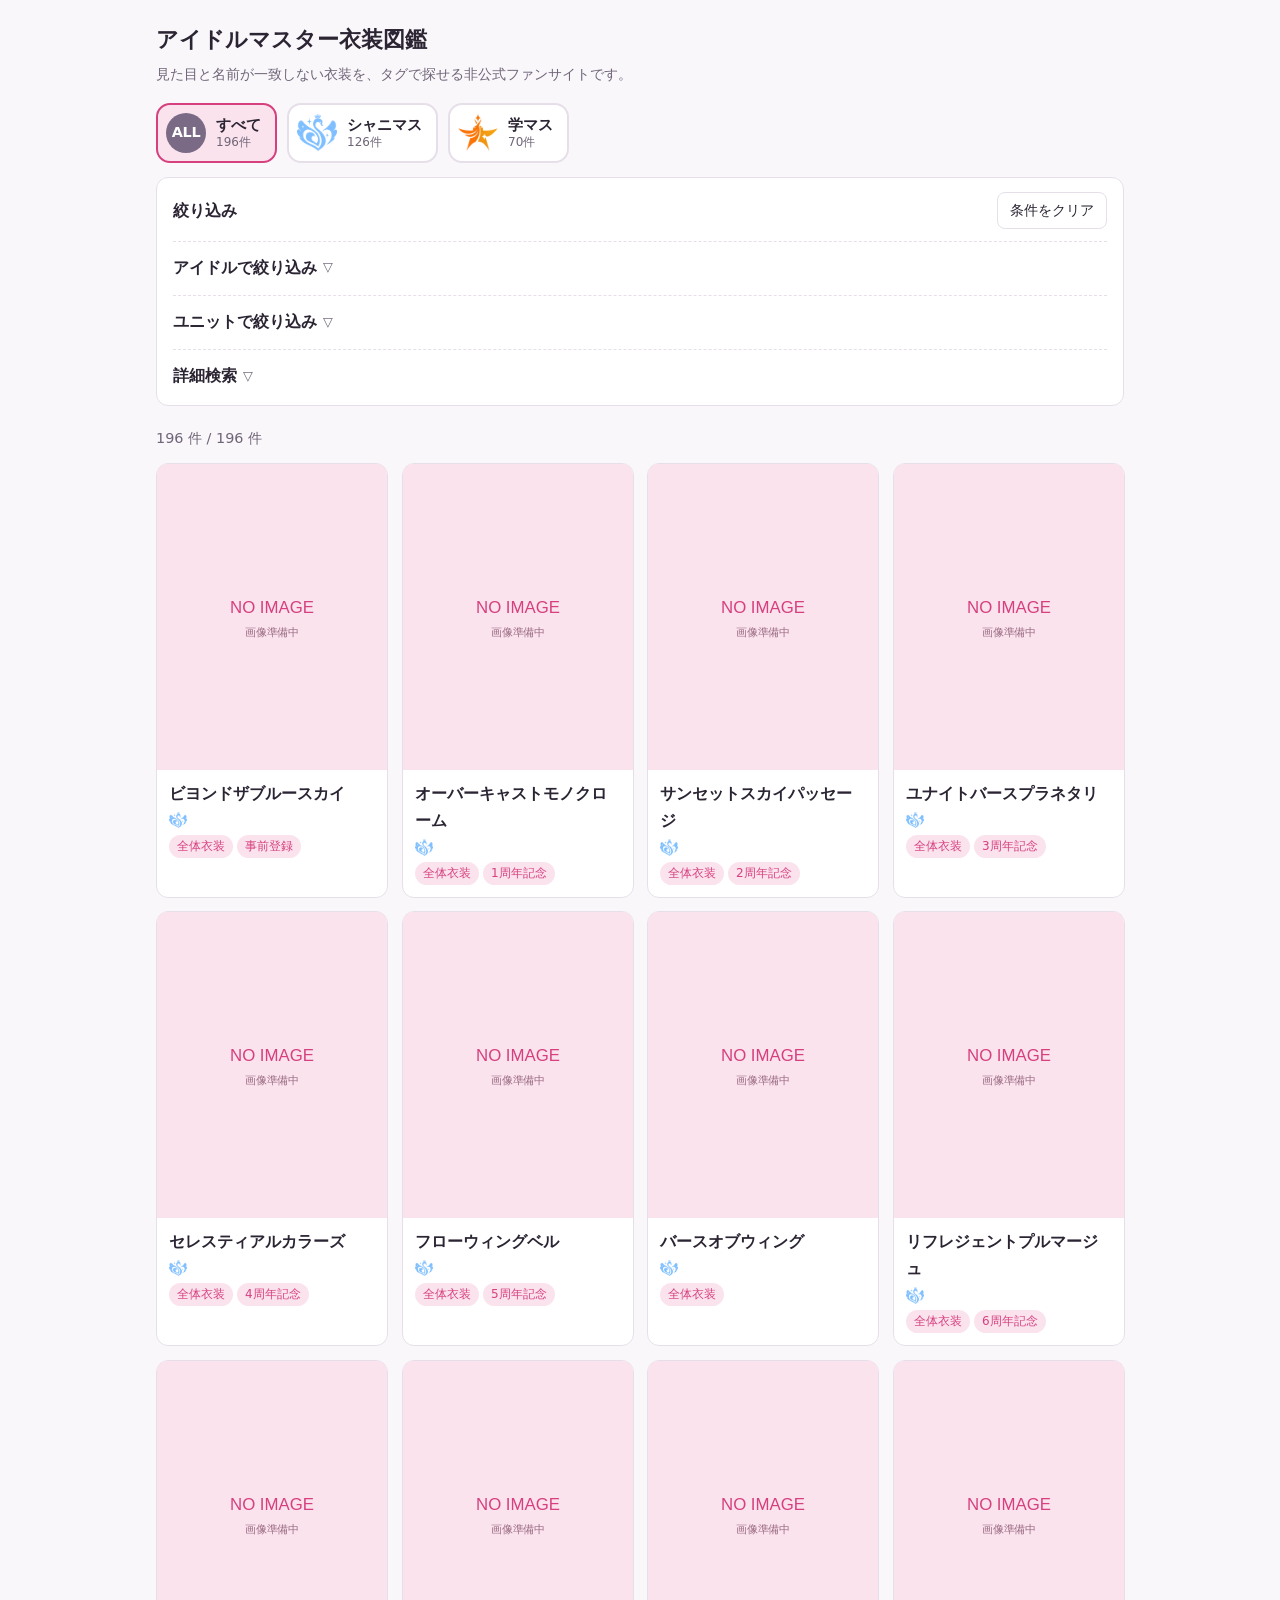
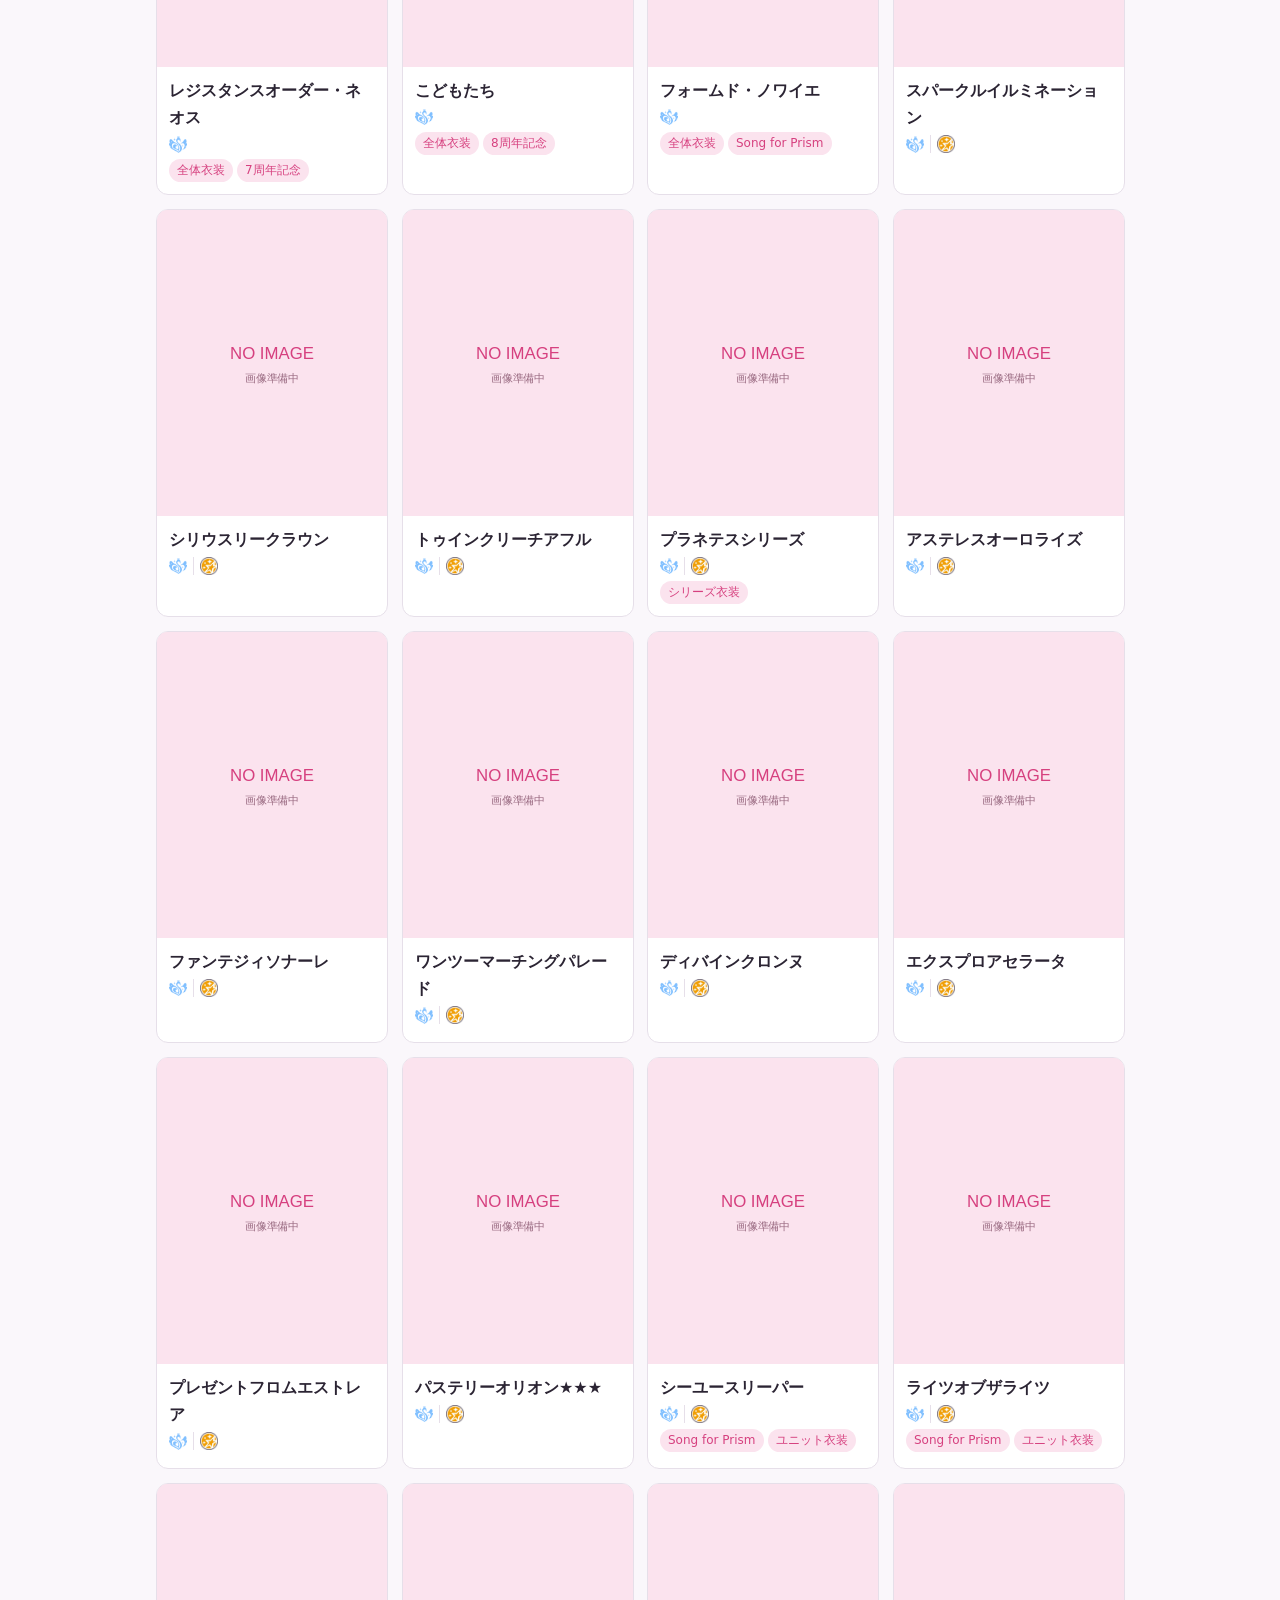
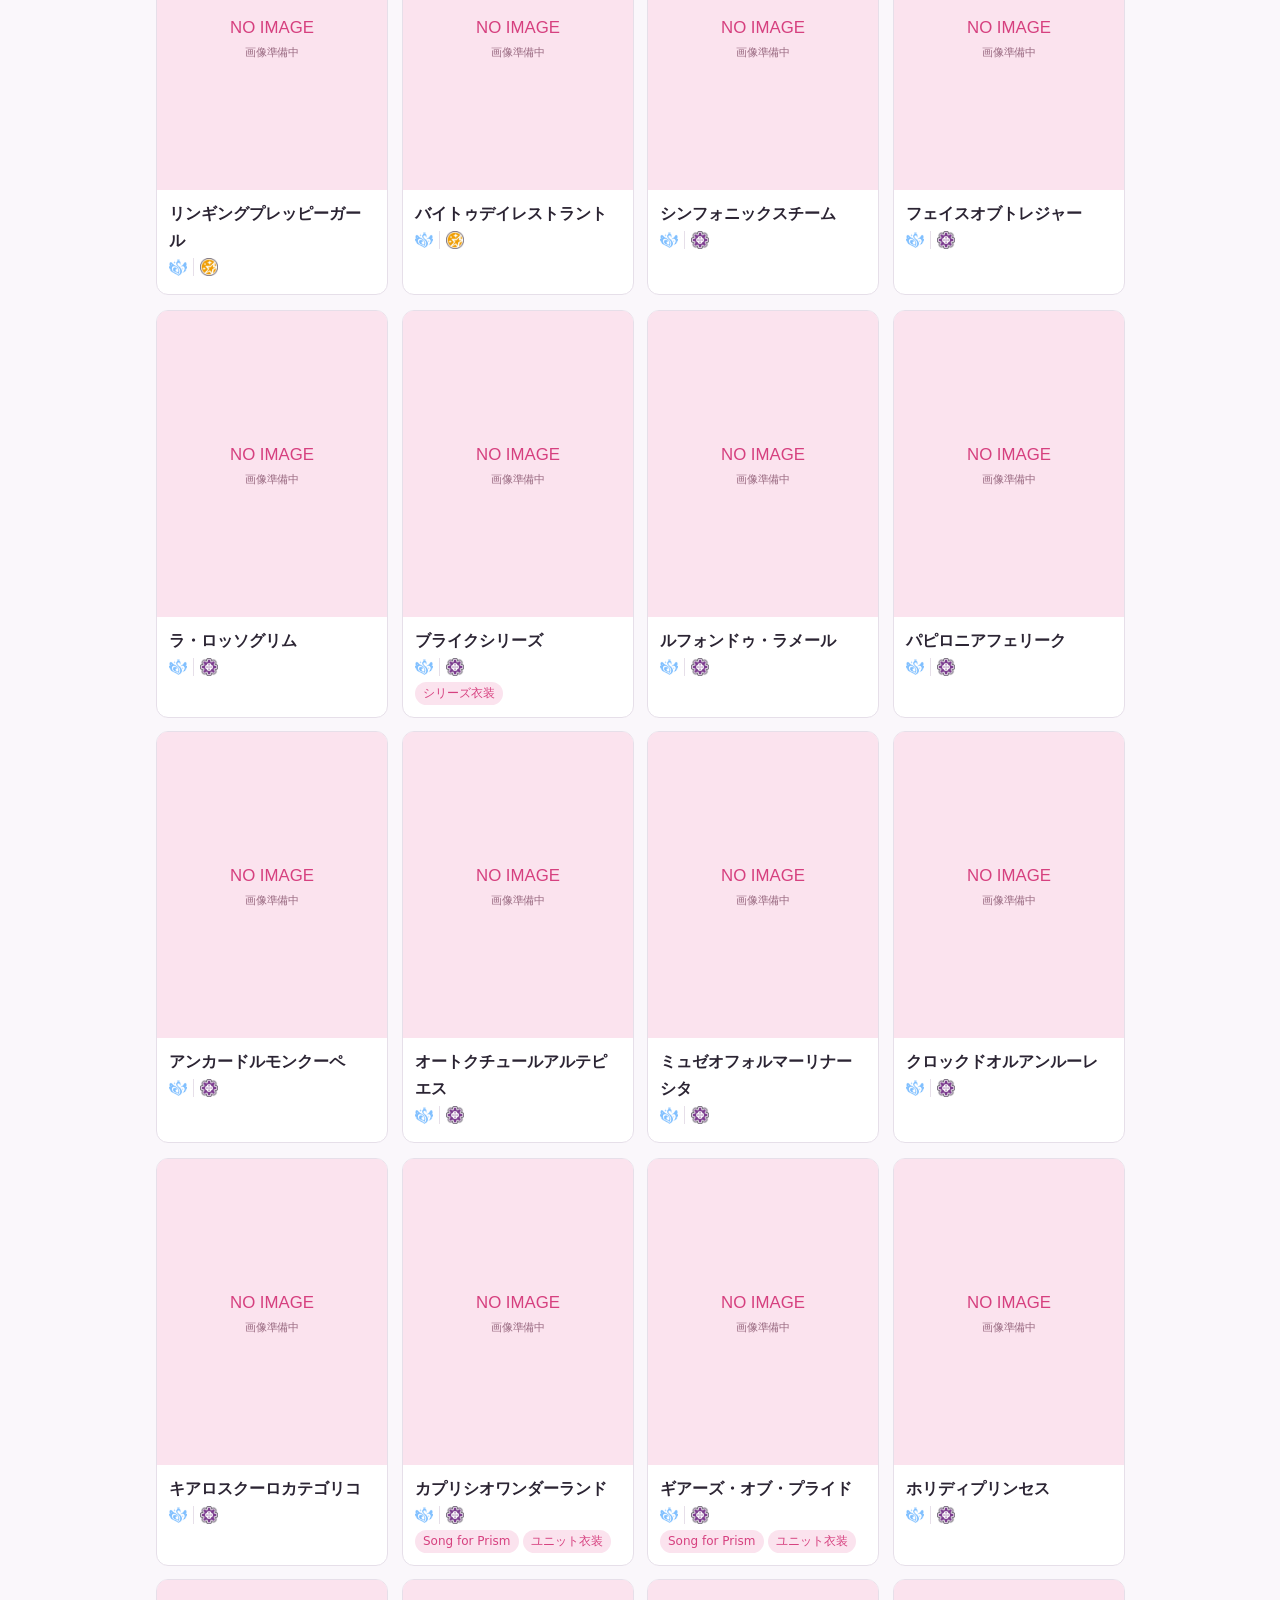
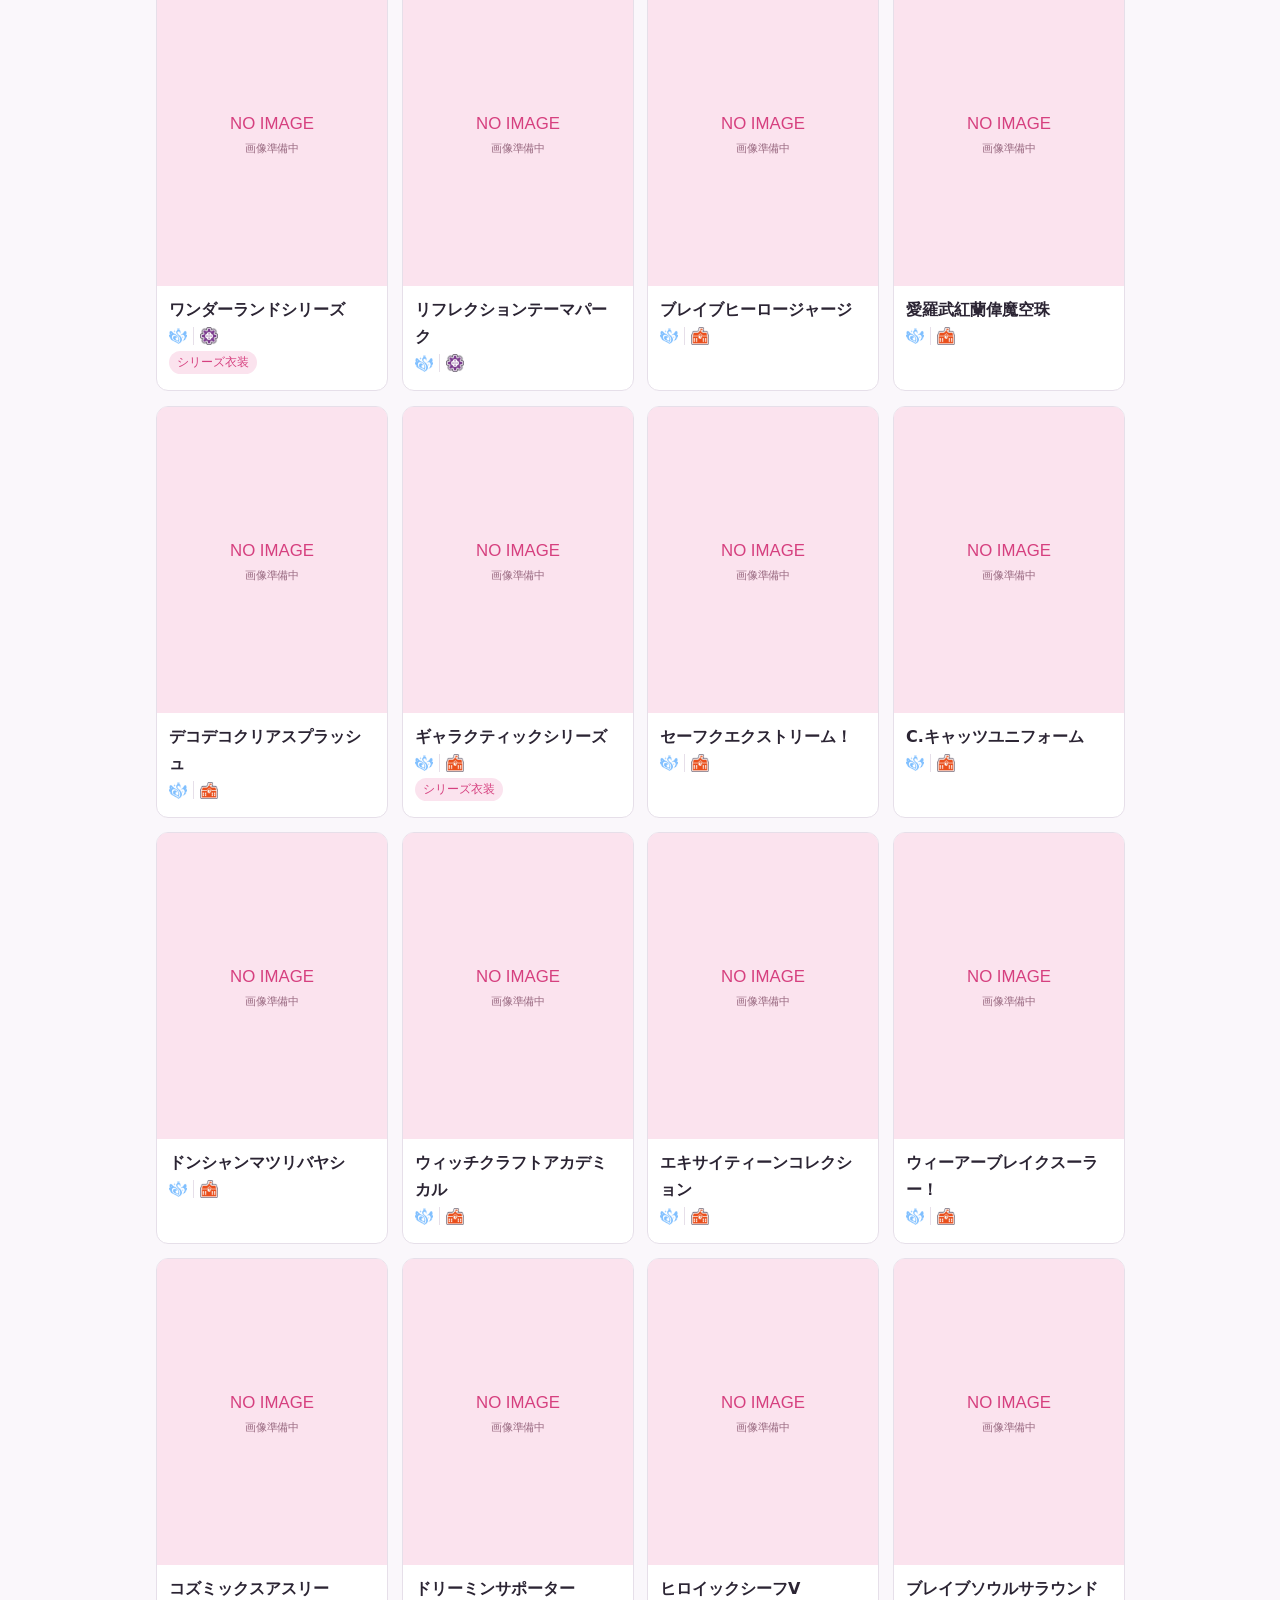
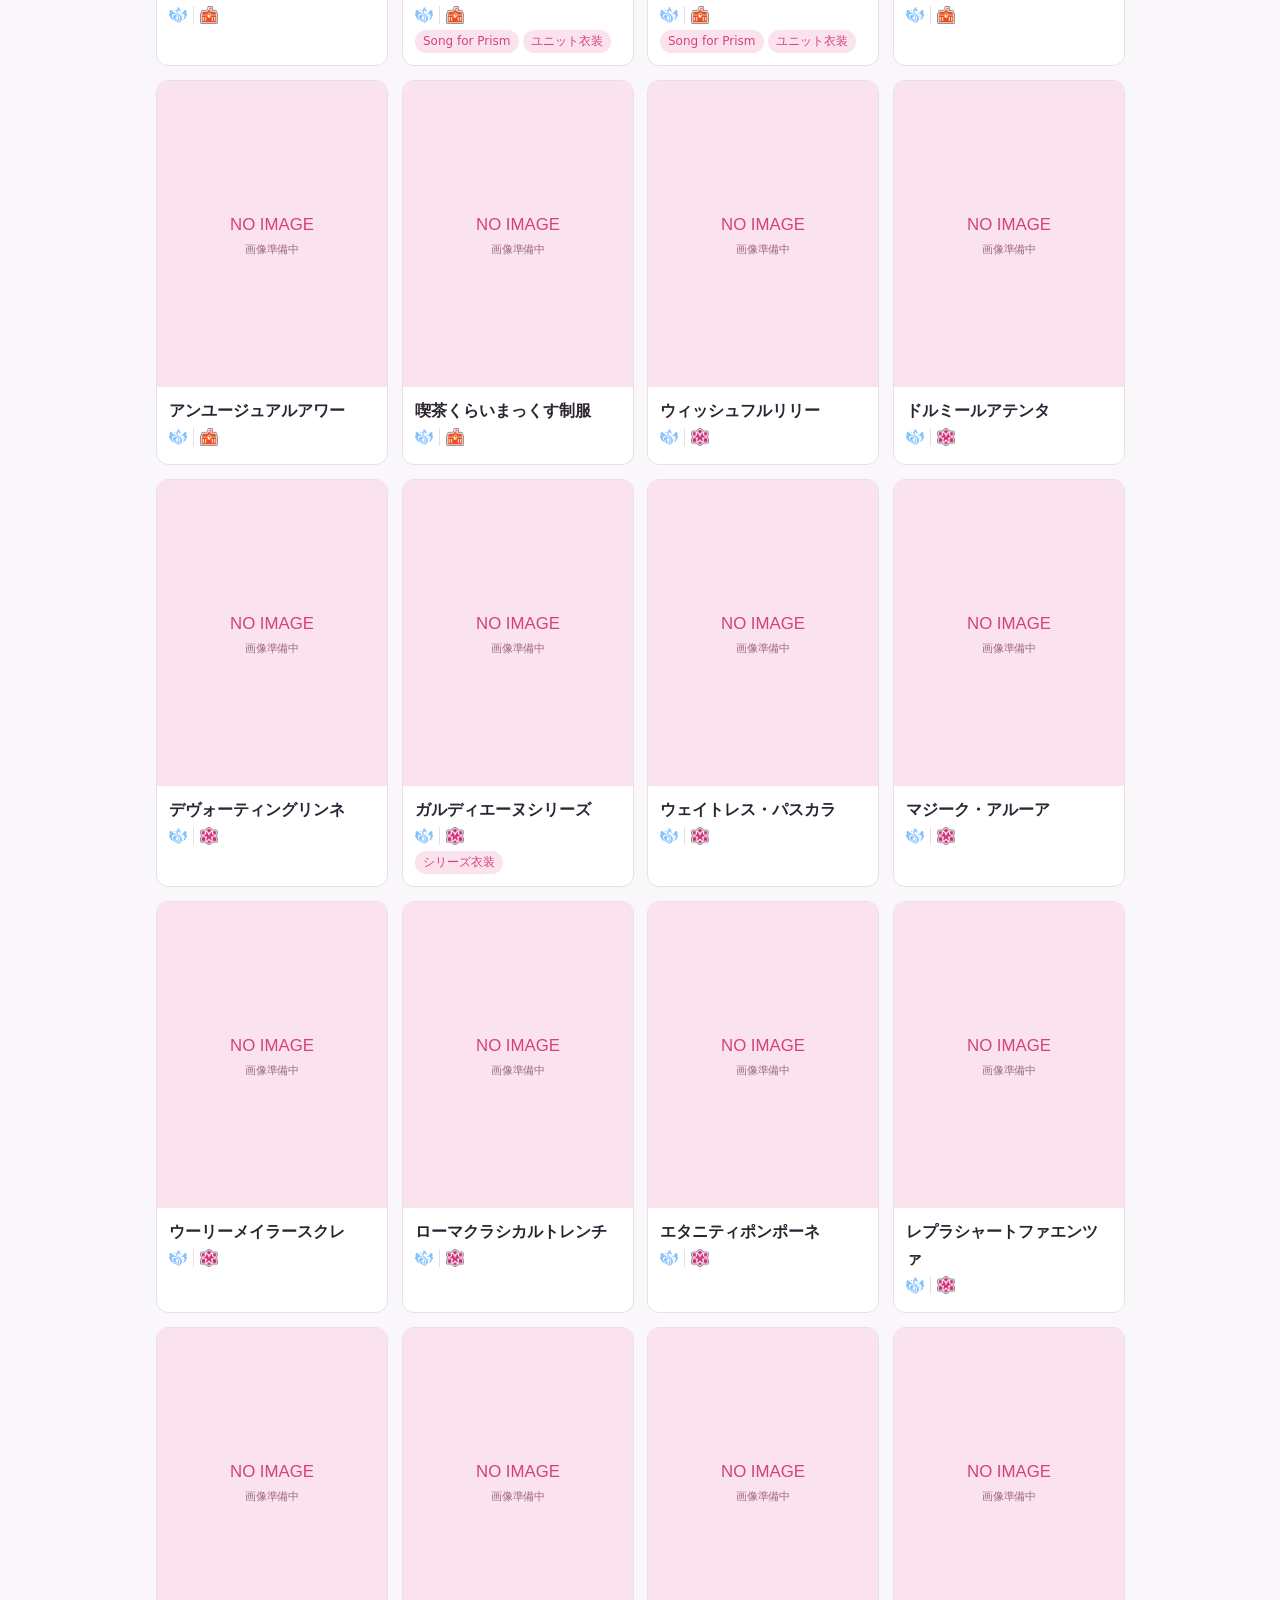
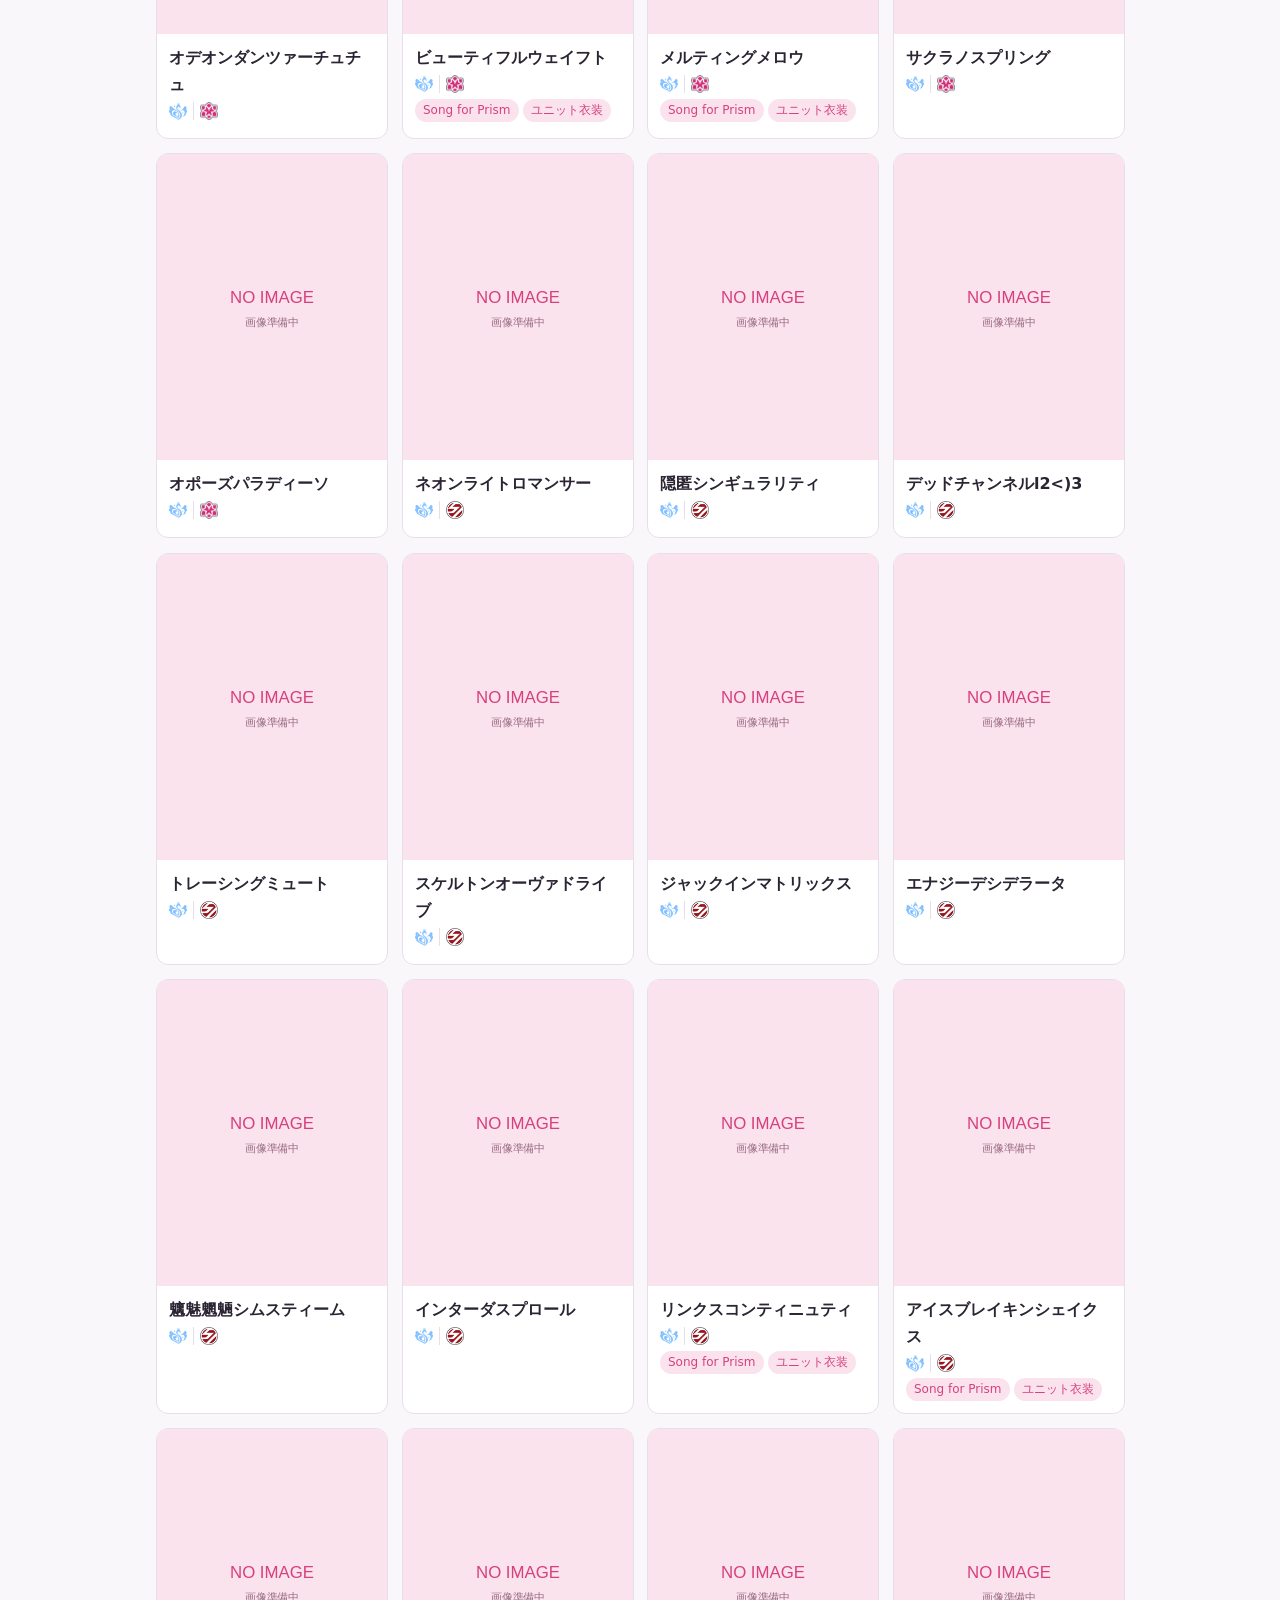
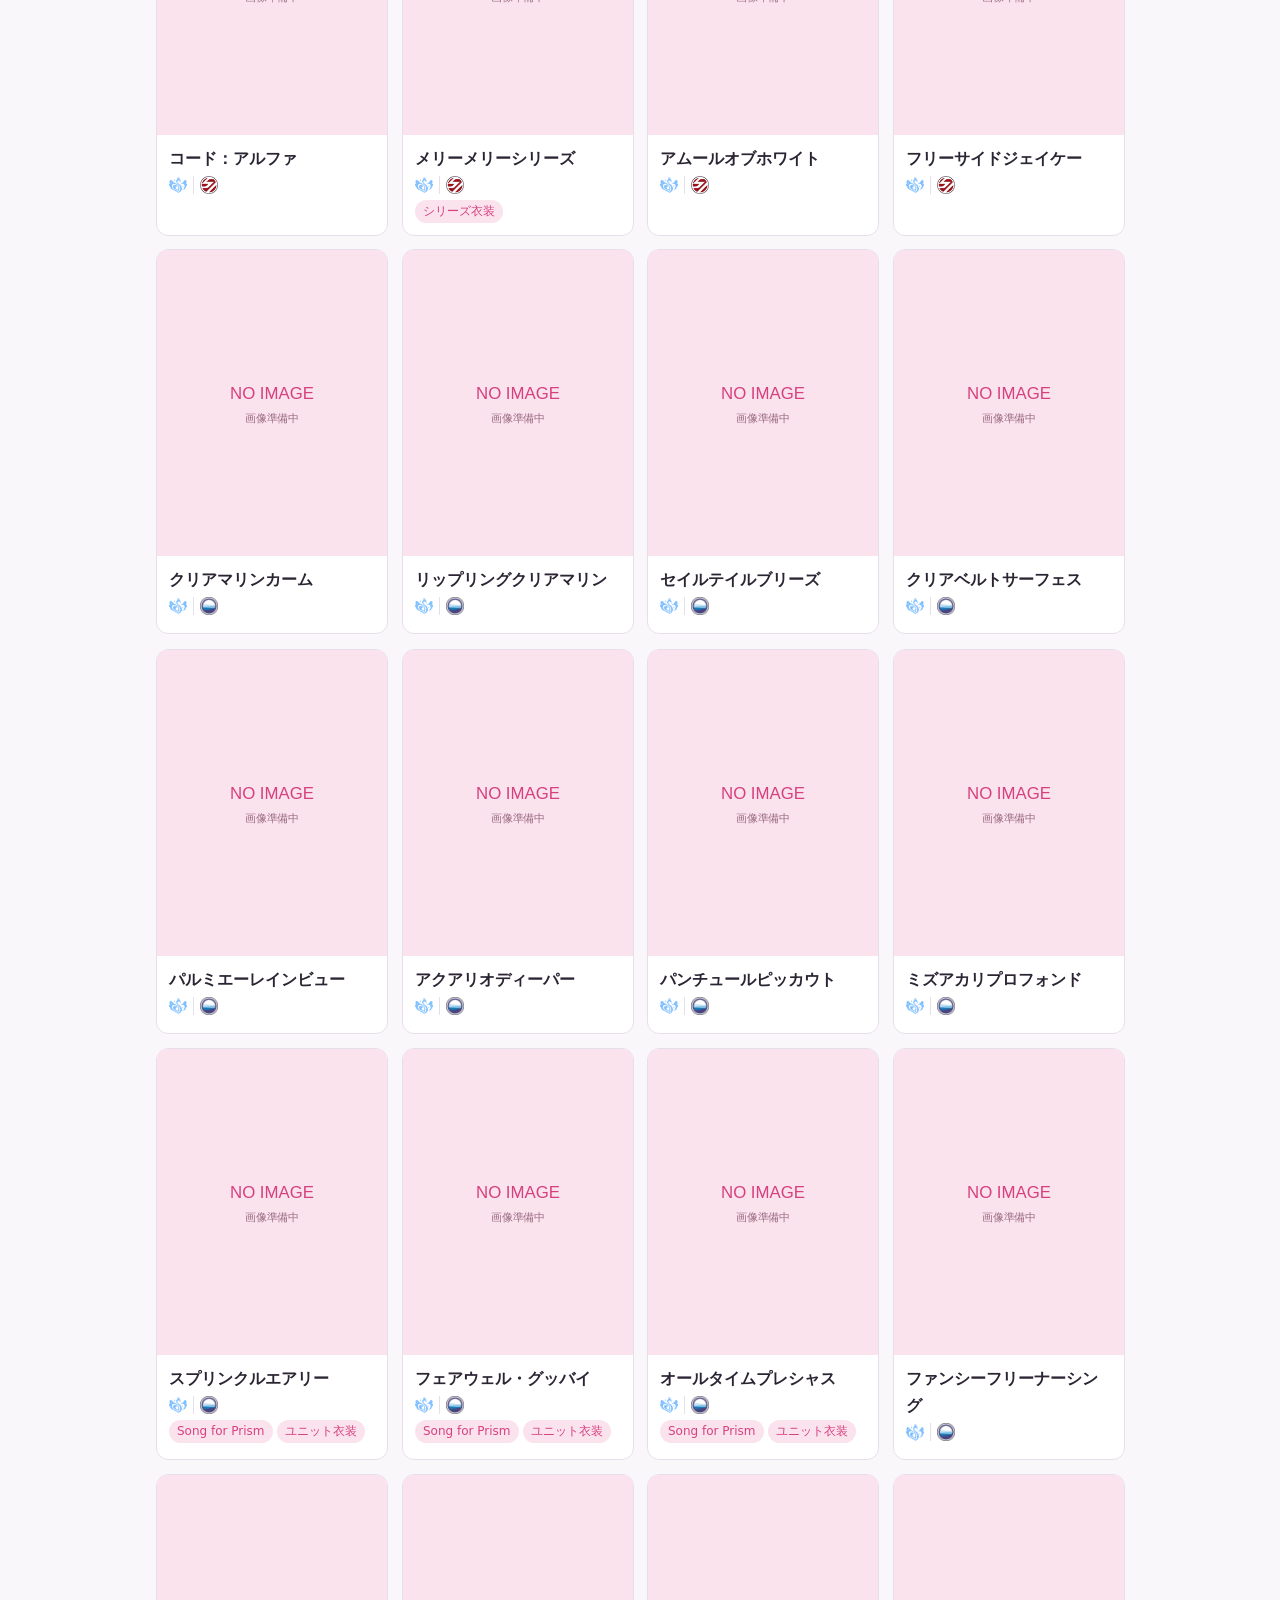
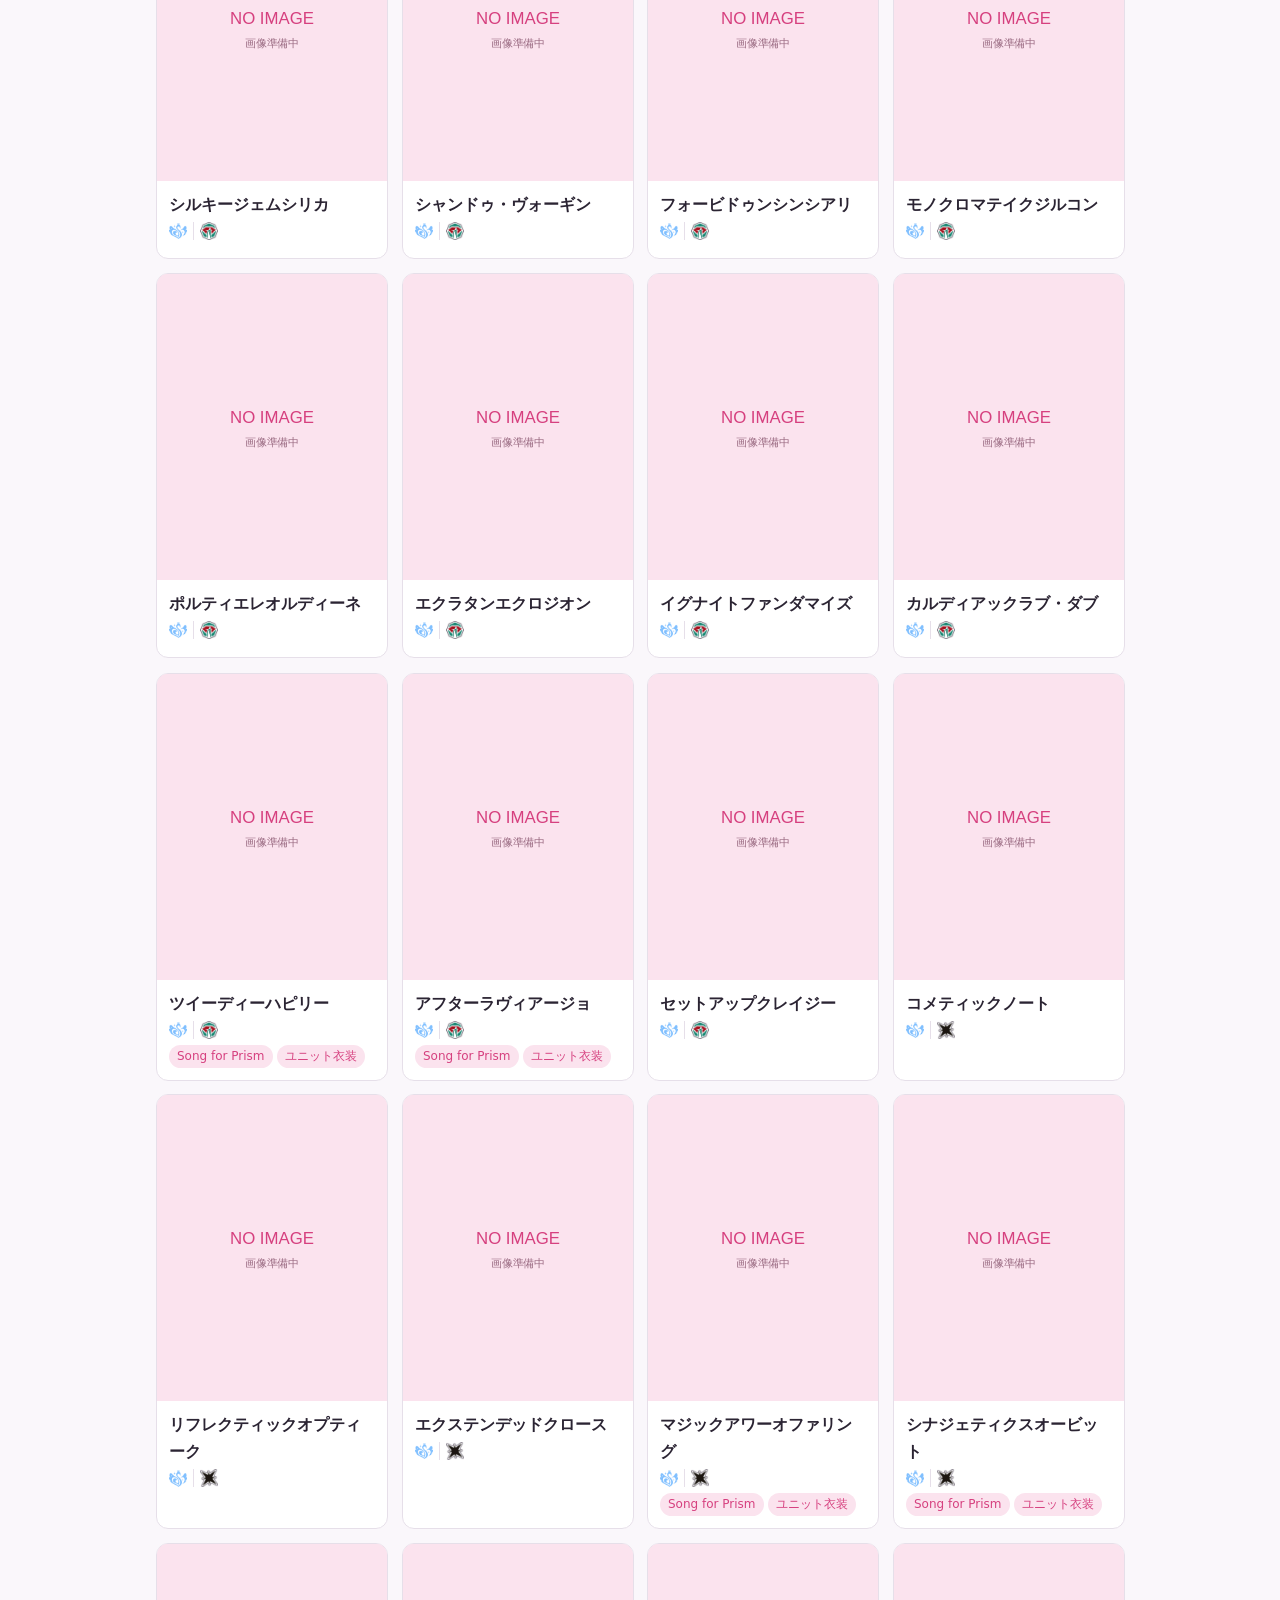
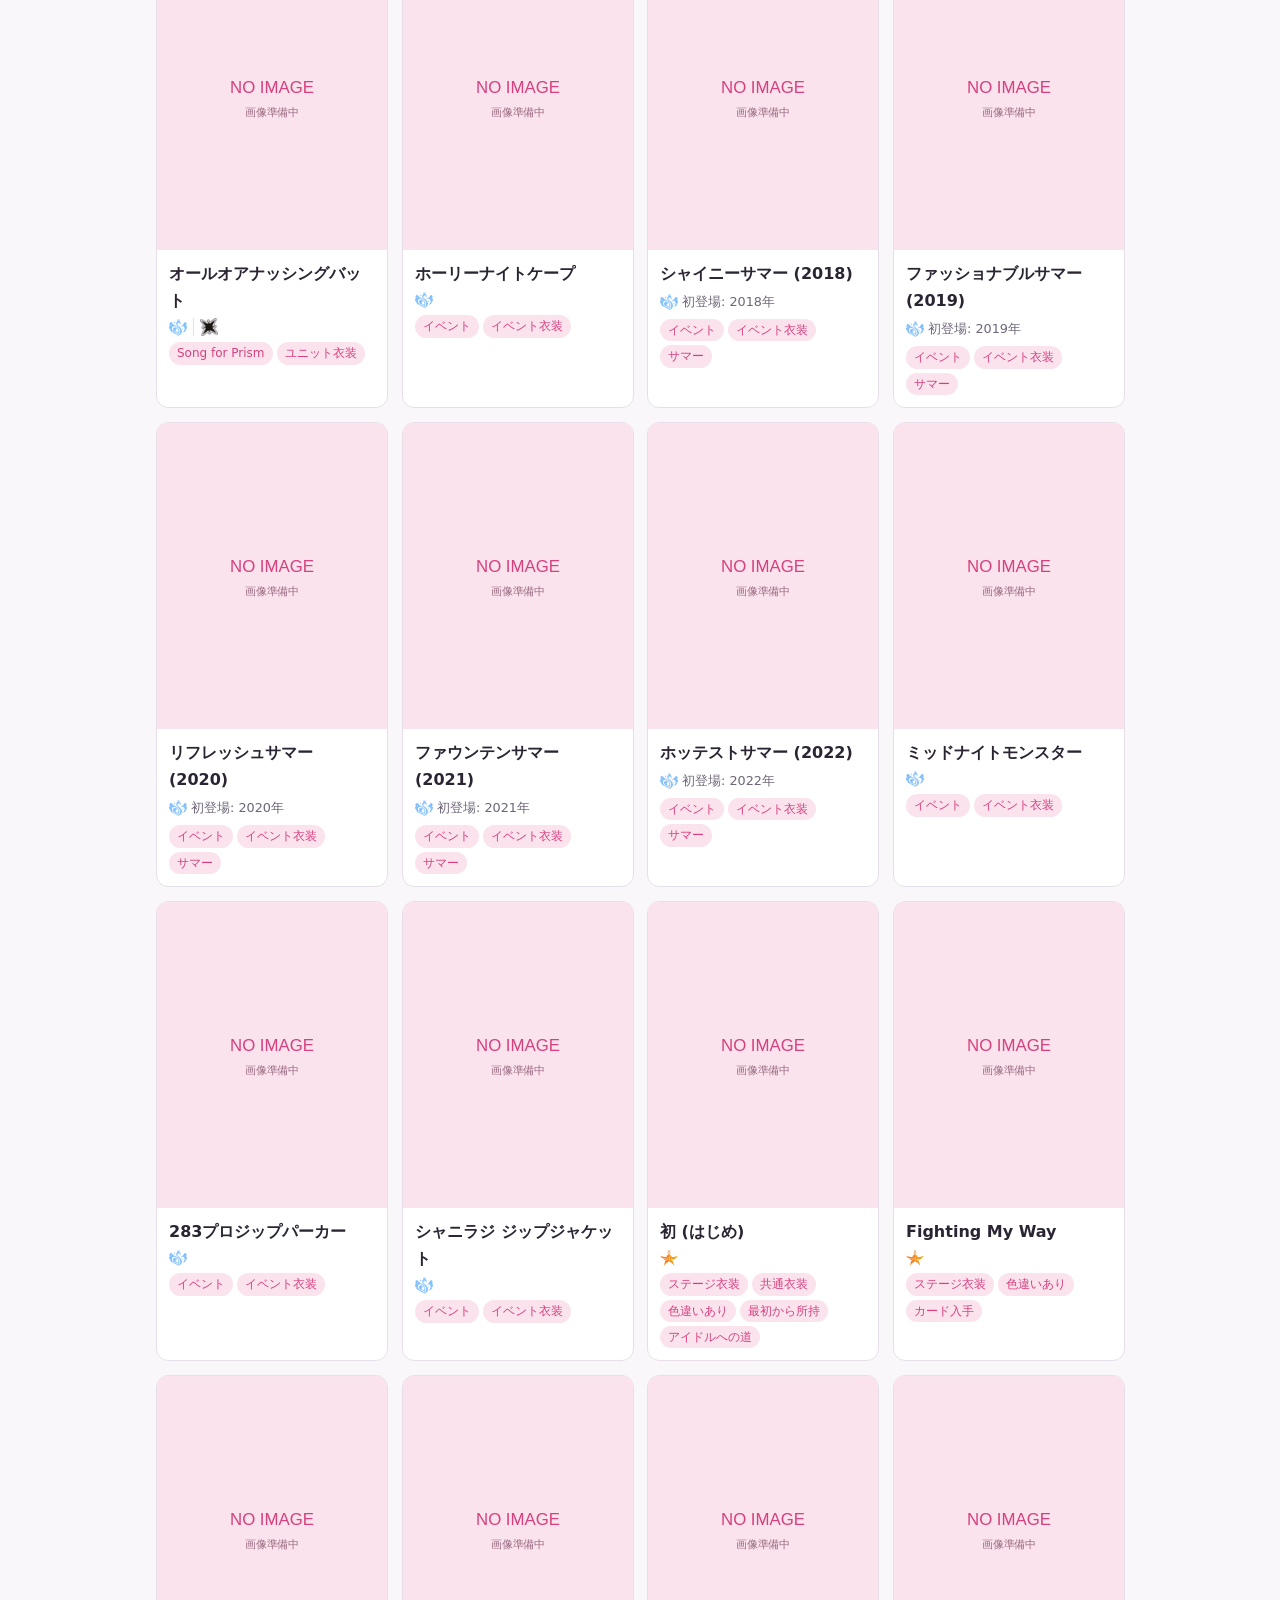
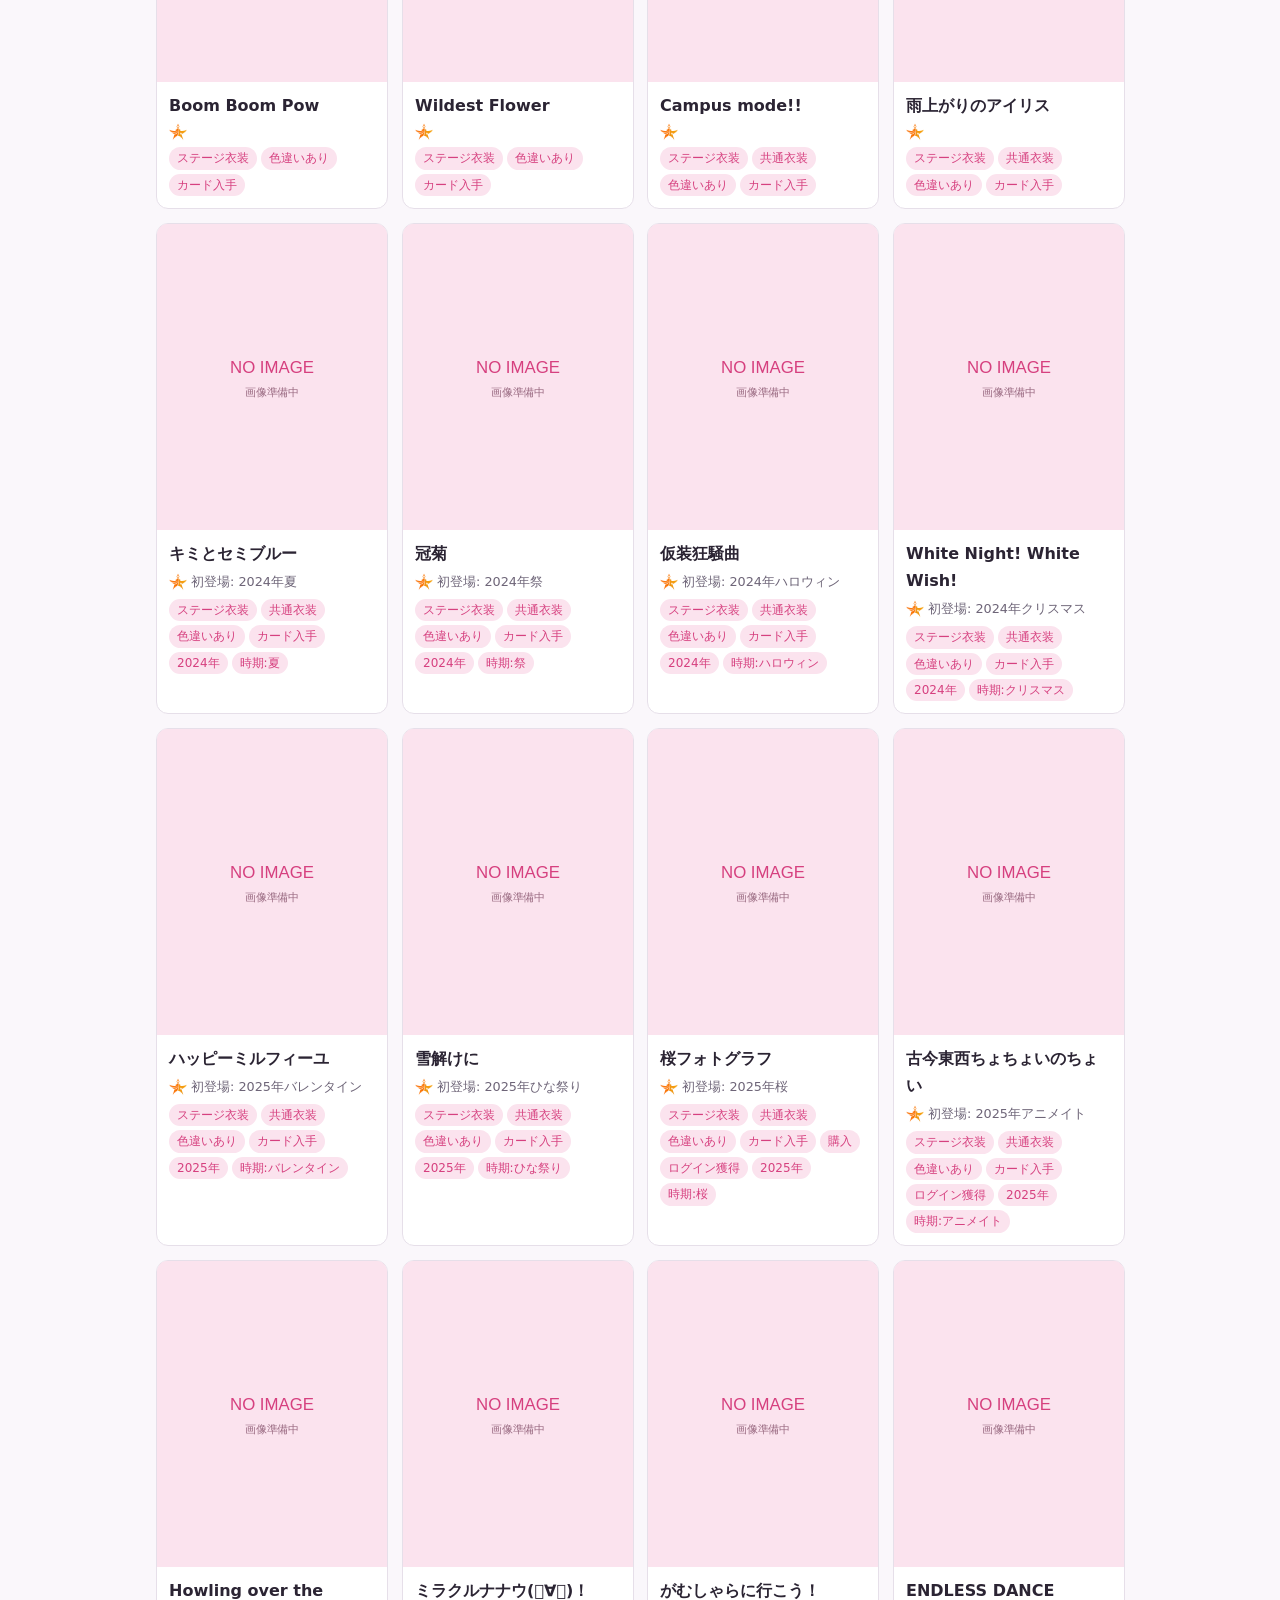
<file: index.html>
<!doctype html>
<html lang="ja">
<head>
  <meta charset="utf-8">
  <meta name="viewport" content="width=device-width, initial-scale=1">
  <title>アイドルマスター衣装図鑑</title>
  <link rel="stylesheet" href="css/style.css">
</head>
<body>
  <header class="site">
    <h1><a href="index.html">アイドルマスター衣装図鑑</a></h1>
    <p>見た目と名前が一致しない衣装を、タグで探せる非公式ファンサイトです。</p>
  </header>

  <main id="app">
    <nav id="series" class="series" aria-label="作品の切り替え"></nav>

    <section class="filter" aria-label="絞り込み">
      <div class="filter-head">
        <h2>絞り込み</h2>
        <button id="clear" class="btn" type="button">条件をクリア</button>
      </div>

      <details id="wearers-filter" class="advanced">
        <summary>アイドルで絞り込み<span id="wearer-count" class="adv-count"></span></summary>
        <div id="wearers"></div>
      </details>

      <details id="units-filter" class="advanced">
        <summary>ユニットで絞り込み<span id="unit-count" class="adv-count"></span></summary>
        <div id="units"></div>
      </details>

      <details id="advanced" class="advanced">
        <summary>詳細検索<span id="adv-count" class="adv-count"></span></summary>
        <div class="row">
          <input id="search" type="search" placeholder="衣装名・着用者・ライブ名・楽曲名で検索">
        </div>
        <h3>タグで絞り込み</h3>
        <div id="chips" class="chips"></div>
      </details>
    </section>

    <p id="count" class="count"></p>
    <div id="grid" class="grid"></div>
  </main>

  <footer>
    <p>当サイトは非公式のファンサイトです。画像・名称の権利は各権利者に帰属します。</p>
  </footer>

  <script src="js/common.js"></script>
  <script src="js/index.js"></script>
</body>
</html>
</file>
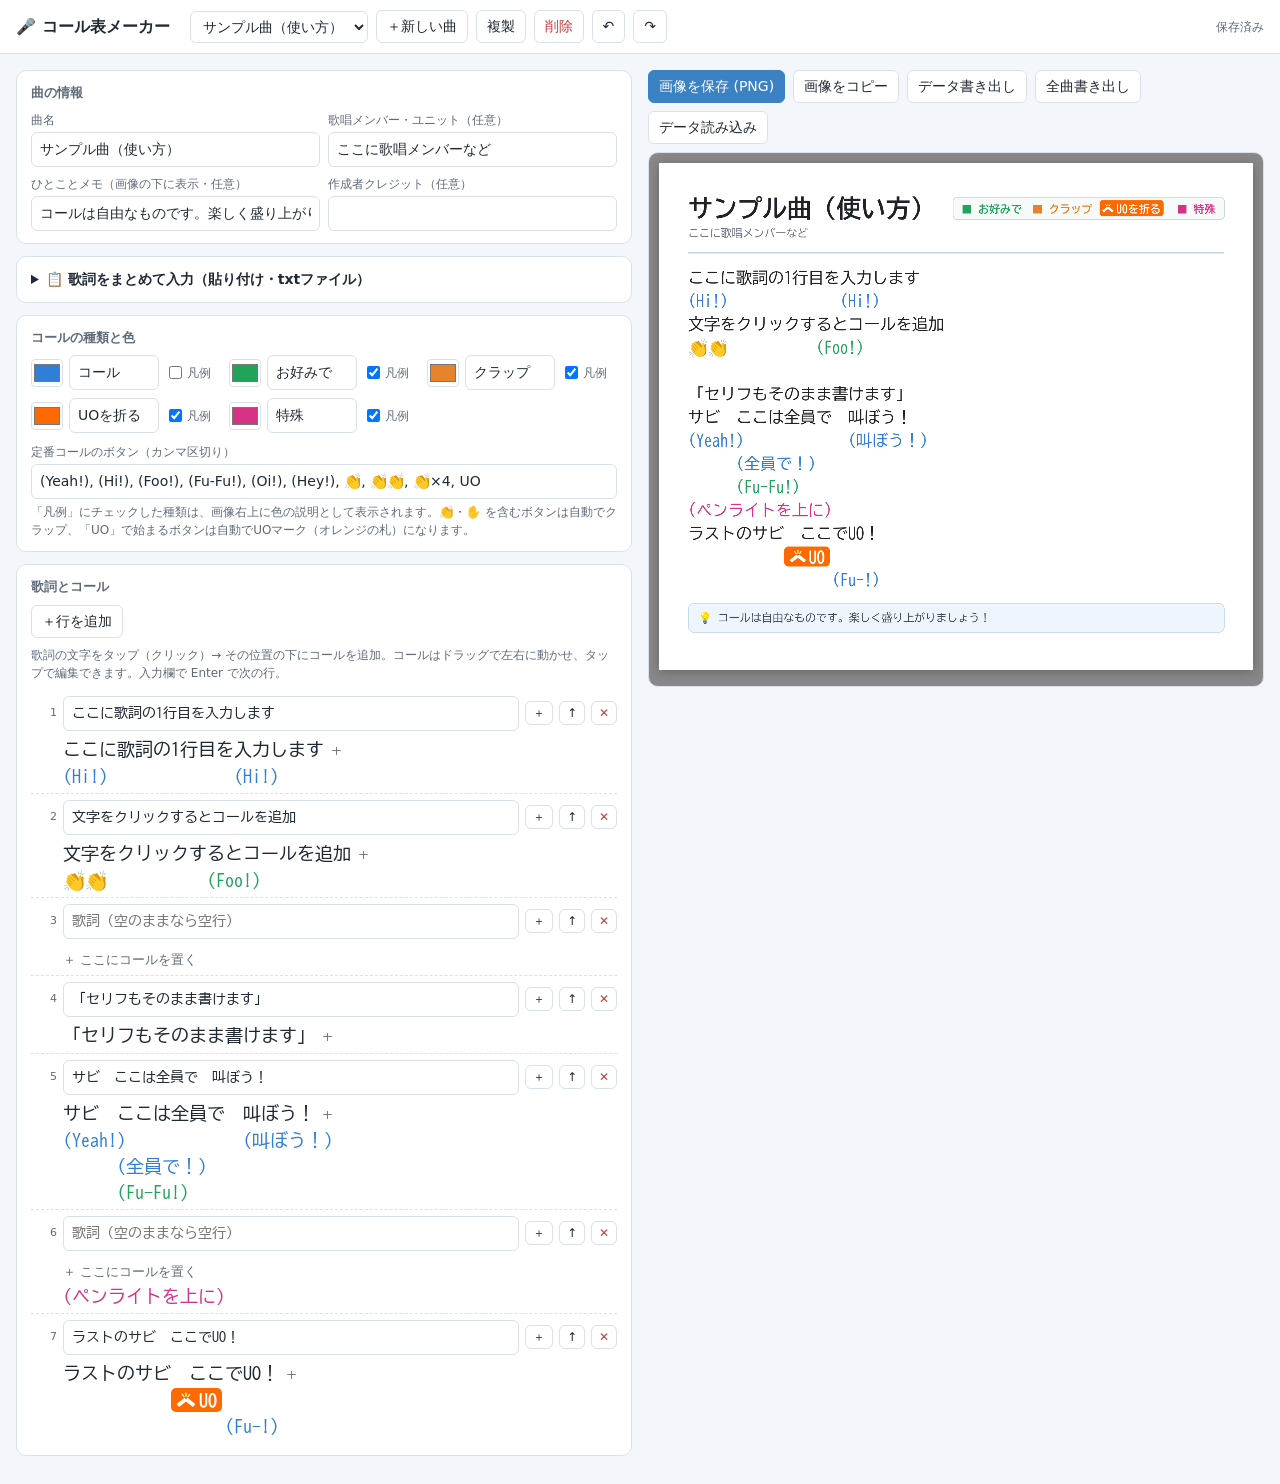
<file: callsheet/index.html>
<!doctype html>
<html lang="ja">
<head>
<meta charset="utf-8">
<meta name="viewport" content="width=device-width, initial-scale=1">
<title>コール表メーカー</title>
<meta name="description" content="歌詞にコール・クラップ・UOを書き込んで、コール表の画像を作れるツール（非公式ファンツール）">
<meta name="theme-color" content="#3b82c4">
<link rel="icon" href="uo-icon.svg" type="image/svg+xml">
<link rel="preconnect" href="https://fonts.googleapis.com">
<link rel="preconnect" href="https://fonts.gstatic.com" crossorigin>
<link href="https://fonts.googleapis.com/css2?family=BIZ+UDGothic:wght@400;700&display=swap" rel="stylesheet">
<style>
:root{
  --bg:#f3f7fb; --card:#fff; --ink:#1f2933; --sub:#5f6b7a; --line:#d8e2ec; --accent:#3b82c4; --accent-ink:#fff;
  --hover:#eaf2fb; --danger:#c43b3b; --chip-bg:#fff;
}
@media (prefers-color-scheme: dark){
  :root:not([data-theme="light"]){
    --bg:#14181d; --card:#1d232a; --ink:#e6ebf0; --sub:#9aa7b4; --line:#2e3740; --accent:#5aa0e0; --accent-ink:#0d1117;
    --hover:#25303b; --danger:#ef6b6b; --chip-bg:#1d232a;
  }
}
:root[data-theme="dark"]{
  --bg:#14181d; --card:#1d232a; --ink:#e6ebf0; --sub:#9aa7b4; --line:#2e3740; --accent:#5aa0e0; --accent-ink:#0d1117;
  --hover:#25303b; --danger:#ef6b6b; --chip-bg:#1d232a;
}
*{box-sizing:border-box}
body{margin:0;background:var(--bg);color:var(--ink);font:14px/1.5 system-ui,"Hiragino Sans","Yu Gothic UI",sans-serif}
header{display:flex;flex-wrap:wrap;gap:8px;align-items:center;padding:10px 16px;background:var(--card);border-bottom:1px solid var(--line);position:sticky;top:0;z-index:5}
header h1{font-size:16px;margin:0 12px 0 0}
select,input,textarea,button{font:inherit;color:inherit}
input[type=text],textarea,select{background:var(--card);border:1px solid var(--line);border-radius:6px;padding:6px 8px}
textarea{width:100%;resize:vertical}
button{background:var(--card);border:1px solid var(--line);border-radius:6px;padding:5px 10px;cursor:pointer}
button:hover{background:var(--hover)}
button.primary{background:var(--accent);color:var(--accent-ink);border-color:var(--accent)}
button.danger{color:var(--danger)}
#saveState{margin-left:auto;color:var(--sub);font-size:12px}
.layout{display:grid;grid-template-columns:minmax(0,1fr) minmax(0,1fr);gap:16px;padding:16px;max-width:1600px;margin:0 auto}
@media (max-width:980px){.layout{grid-template-columns:minmax(0,1fr)}}
.card{background:var(--card);border:1px solid var(--line);border-radius:10px;padding:12px 14px;margin-bottom:12px}
.card h2{font-size:13px;margin:0 0 8px;color:var(--sub);font-weight:600}
.grid2{display:grid;grid-template-columns:1fr 1fr;gap:8px}
.grid2 label,.field{display:flex;flex-direction:column;gap:3px;font-size:12px;color:var(--sub)}
.field input,.grid2 input{color:var(--ink);font-size:14px}
.types{display:grid;grid-template-columns:repeat(auto-fill,minmax(190px,1fr));gap:8px}
.type{display:flex;gap:6px;align-items:center}
.type input[type=color]{width:32px;height:28px;padding:0;border:1px solid var(--line);border-radius:4px;background:none}
.type input[type=text]{width:90px}
.type label{font-size:12px;color:var(--sub);display:flex;gap:2px;align-items:center}
.hint{font-size:12px;color:var(--sub);margin:4px 0 0}
/* lines */
.lines-tools{display:flex;gap:8px;align-items:center;margin-bottom:8px;flex-wrap:wrap}
.line{border-top:1px dashed var(--line);padding:6px 0 4px}
.line:first-child{border-top:none}
.lhead{display:flex;gap:6px;align-items:center}
.num{width:26px;text-align:right;color:var(--sub);font-size:11px;flex:none}
.ltext{flex:1;min-width:0;font-family:"BIZ UDGothic","MS Gothic",monospace}
.lhead button{padding:2px 7px;font-size:12px}
.stage{margin:4px 0 0 32px;font-family:"BIZ UDGothic","MS Gothic",monospace;font-size:18px;overflow-x:auto;overflow-y:hidden}
.lyr{white-space:pre;line-height:28px;height:28px}
.ch{cursor:pointer;border-radius:3px}
.ch:hover{background:var(--hover);box-shadow:inset 0 -2px 0 var(--accent)}
.ch.end{color:var(--sub);font-size:13px;padding:0 4px;margin-left:2px}
.ch.empty{color:var(--sub);font-size:13px;font-family:system-ui,sans-serif}
.callsLayer{position:relative}
.chip{position:absolute;white-space:pre;line-height:26px;height:26px;cursor:grab;border-radius:3px;user-select:none;touch-action:none}
.chip:hover{background:var(--hover)}
.chip.dragging{cursor:grabbing;opacity:.75;outline:1px dashed var(--accent)}
/* preview */
.preview{position:sticky;top:64px;align-self:start;max-height:calc(100vh - 80px);display:flex;flex-direction:column}
@media (max-width:980px){.preview{position:static;max-height:none}}
.ptools{display:flex;gap:8px;flex-wrap:wrap;margin-bottom:8px}
.canvasWrap{overflow:auto;border:1px solid var(--line);border-radius:10px;background:#888;padding:10px;text-align:center}
.canvasWrap canvas{max-width:100%;height:auto;background:#fff;box-shadow:0 2px 10px rgba(0,0,0,.25)}
/* popover */
#pop{position:absolute;z-index:20;width:320px;max-width:calc(100vw - 32px);background:var(--card);border:1px solid var(--line);border-radius:10px;box-shadow:0 8px 28px rgba(0,0,0,.25);padding:12px}
#pop[hidden]{display:none}
#pop .ptitle{font-size:12px;color:var(--sub);margin-bottom:6px}
#popText{width:100%;font-family:"BIZ UDGothic","MS Gothic",monospace;font-size:16px}
.presets{display:flex;flex-wrap:wrap;gap:4px;margin:8px 0}
.presets button{padding:2px 7px;font-size:12px}
.typesel{display:flex;flex-wrap:wrap;gap:4px;margin:6px 0}
.typesel label{display:flex;align-items:center;gap:3px;border:1px solid var(--line);border-radius:999px;padding:2px 9px;font-size:12px;cursor:pointer}
.typesel input{margin:0}
.poprow{display:flex;gap:6px;align-items:center;font-size:12px;color:var(--sub);margin:6px 0}
.popact{display:flex;gap:6px;justify-content:flex-end;margin-top:8px}
.popact .danger{margin-right:auto}
.bulkopts{display:flex;flex-wrap:wrap;gap:4px 14px;margin:6px 0;font-size:12px;color:var(--sub)}
.bulkopts label{display:flex;align-items:center;gap:4px;cursor:pointer}
.bulkact{display:flex;flex-wrap:wrap;align-items:center;gap:8px}
.bulkact .primary{margin-left:auto}
#bulk.dragover{outline:2px dashed var(--accent);outline-offset:2px}
#dropMask{position:fixed;inset:0;z-index:40;background:rgba(59,130,196,.18);border:4px dashed var(--accent);display:flex;align-items:center;justify-content:center;pointer-events:none}
#dropMask[hidden]{display:none}
#dropMask div{background:var(--card);color:var(--ink);padding:18px 26px;border-radius:12px;font-size:18px;font-weight:700;box-shadow:0 6px 24px rgba(0,0,0,.25)}
/* ---------- スマホ ---------- */
.mtabs{display:none}
@media (max-width:980px){
  header{padding:8px 12px;gap:6px}
  header h1{font-size:15px;margin:0;flex:1}
  #saveState{order:1;font-size:11px}
  #songSel{order:2;flex:1 1 100%;min-width:0}
  header button{order:3}
  .layout{padding:12px 12px 84px;gap:0}
  .card{padding:12px}
  .grid2{grid-template-columns:1fr}
  body.tab-edit .preview{display:none}
  body.tab-preview .layout > section:first-child{display:none}
  .mtabs{display:flex;position:fixed;left:0;right:0;bottom:0;z-index:15;background:var(--card);border-top:1px solid var(--line);padding:6px 12px calc(6px + env(safe-area-inset-bottom));gap:8px}
  .mtabs button{flex:1;padding:10px;font-weight:600;border-radius:8px}
  .mtabs button.on{background:var(--accent);color:var(--accent-ink);border-color:var(--accent)}
  .canvasWrap{padding:6px}
  .ptools button{flex:1 1 calc(50% - 8px)}
  /* コール入力はボトムシート */
  #pop{position:fixed;left:0 !important;right:0;top:auto !important;bottom:0;width:auto;max-width:none;border-radius:14px 14px 0 0;padding:14px 14px calc(14px + env(safe-area-inset-bottom));max-height:70vh;overflow:auto}
}
@media (pointer:coarse){
  input[type=text],textarea,select{font-size:16px}
  button{min-height:36px}
  .lhead button{min-width:36px;min-height:36px;font-size:14px;padding:2px 4px}
  .lhead .bUp{display:none}
  .num{width:18px}
  .stage{margin-left:24px}
  .ch{padding:6px 0}
  .ch.end{padding:6px 10px}
  .presets button{min-height:34px;padding:4px 10px;font-size:14px}
  .typesel label{padding:6px 12px;font-size:13px}
  .chip{touch-action:pan-y}
}
#toast{position:fixed;left:50%;bottom:88px;transform:translateX(-50%);background:#222;color:#fff;padding:8px 14px;border-radius:8px;font-size:13px;opacity:0;transition:opacity .2s;pointer-events:none;z-index:30}
#toast.show{opacity:.92}
</style>
</head>
<body>
<header>
  <h1>🎤 コール表メーカー</h1>
  <select id="songSel" aria-label="曲を選ぶ"></select>
  <button id="btnNew">＋新しい曲</button>
  <button id="btnDup">複製</button>
  <button id="btnDel" class="danger">削除</button>
  <button id="btnUndo" title="元に戻す (Ctrl+Z)">↶</button>
  <button id="btnRedo" title="やり直す (Ctrl+Y)">↷</button>
  <span id="saveState">保存済み</span>
</header>

<div class="layout">
  <section>
    <div class="card">
      <h2>曲の情報</h2>
      <div class="grid2">
        <label>曲名<input type="text" id="fTitle"></label>
        <label>歌唱メンバー・ユニット（任意）<input type="text" id="fSub"></label>
      </div>
      <div class="grid2" style="margin-top:8px">
        <label>ひとことメモ（画像の下に表示・任意）<input type="text" id="fNote"></label>
        <label>作成者クレジット（任意）<input type="text" id="fAuthor"></label>
      </div>
    </div>

    <details class="card" id="bulkCard">
      <summary style="cursor:pointer;font-weight:600;font-size:14px">📋 歌詞をまとめて入力（貼り付け・txtファイル）</summary>
      <p class="hint">歌詞を全部貼り付けるか、txtファイルをここ（またはページのどこか）にドラッグ＆ドロップしてください。改行ごとに自動で1行ずつに分けます。すでにコールがある場合、同じ行番号のコールは残ります。</p>
      <textarea id="bulk" rows="9" placeholder="ここに歌詞を全部貼り付け&#10;（txtファイルをドロップしてもOK）"></textarea>
      <div class="bulkopts">
        <label><input type="checkbox" id="optTrim" checked> 行の前後の空白を消す</label>
        <label><input type="checkbox" id="optSqueeze" checked> 続いた空行は1つにまとめる</label>
        <label><input type="checkbox" id="optNoBlank"> 空行をすべて消す</label>
        <label><input type="checkbox" id="optParen"> （ ）の中はコールとして歌詞の下に移す</label>
      </div>
      <div class="bulkact">
        <button type="button" id="btnTxt">📄 txtファイルを選ぶ</button>
        <span id="bulkCount" class="hint" style="margin:0"></span>
        <button class="primary" id="btnBulk">行に分けて反映</button>
      </div>
      <input type="file" id="txtIn" accept=".txt,.lrc,text/plain" hidden>
    </details>

    <div class="card">
      <h2>コールの種類と色</h2>
      <div class="types" id="types"></div>
      <div class="field" style="margin-top:10px">定番コールのボタン（カンマ区切り）
        <input type="text" id="fPresets">
      </div>
      <p class="hint">「凡例」にチェックした種類は、画像右上に色の説明として表示されます。👏・✋ を含むボタンは自動でクラップ、「UO」で始まるボタンは自動でUOマーク（オレンジの札）になります。</p>
    </div>

    <div class="card">
      <h2>歌詞とコール</h2>
      <div class="lines-tools">
        <button id="btnAddLine">＋行を追加</button>
        <span class="hint" style="margin:0">歌詞の文字をタップ（クリック）→ その位置の下にコールを追加。コールはドラッグで左右に動かせ、タップで編集できます。入力欄で Enter で次の行。</span>
      </div>
      <div id="lines"></div>
    </div>
  </section>

  <section class="preview">
    <div class="ptools">
      <button class="primary" id="btnPng">画像を保存 (PNG)</button>
      <button id="btnShare" hidden>画像を共有</button>
      <button id="btnCopy">画像をコピー</button>
      <button id="btnExport">データ書き出し</button>
      <button id="btnExportAll">全曲書き出し</button>
      <button id="btnImport">データ読み込み</button>
      <input type="file" id="fileIn" accept=".json,application/json" hidden>
    </div>
    <div class="canvasWrap"><canvas id="cv"></canvas></div>
  </section>
</div>

<div id="pop" hidden>
  <div class="ptitle" id="popTitle"></div>
  <input type="text" id="popText" placeholder="(Yeah!)">
  <div class="presets" id="popPresets"></div>
  <div class="typesel" id="popTypes"></div>
  <div class="poprow">
    段 <select id="popRow"><option value="0">自動</option><option value="1">1段目</option><option value="2">2段目</option><option value="3">3段目</option><option value="4">4段目</option></select>
    <span style="margin-left:auto">位置</span>
    <button id="popLeft" title="1文字左へ">◀</button><button id="popRight" title="1文字右へ">▶</button>
  </div>
  <div class="popact">
    <button class="danger" id="popDel">削除</button>
    <button id="popCancel">閉じる</button>
    <button class="primary" id="popOk">決定</button>
  </div>
</div>
<nav class="mtabs" aria-label="表示切り替え">
  <button type="button" data-tab="edit" class="on">✏️ 入力</button>
  <button type="button" data-tab="preview">🖼 できあがり</button>
</nav>
<div id="dropMask" hidden><div>📄 ここで離すと歌詞を読み込みます</div></div>
<div id="toast"></div>

<script>
(() => {
'use strict';
const $ = s => document.querySelector(s);
const LS_KEY = 'callsheet.v1';
const TYPE_KEYS = ['call','opt','clap','uo','ex'];
const isMark = c => c.type === 'uo';   // 色付きの札（マーク）として描く種類
const markPad = size => Math.round(size * 0.3);
/* UOを折るアイコン（24×24の座標）。uo-icon.svg と同じ形。
   真ん中で「∧」に折ったUO（端は四角）＋折った所から出る光。細かい描き込みはしない */
const UO_ICON = {
  bodies: [[[10.31, 9.3], [0.81, 16.72], [3.64, 20.35], [13.14, 12.93]], [[10.86, 12.93], [20.36, 20.35], [23.19, 16.72], [13.69, 9.3]]],
  rays: [[[12, 7.3], [12, 3.7]], [[9.6, 7.9], [7.6, 5.3]], [[14.4, 7.9], [16.4, 5.3]]],
};
// 色: 札の上（白抜き）用と、白い背景用
const uoPal = () => ({fill: '#ffffff', stroke: 'none', ray: '#fff3a6'});
const UO_PLAIN = {fill: '#ff8c1a', stroke: 'none', ray: '#ffb300'};
const iconW = size => Math.round(size * 1.1);
function drawUOIcon(ctx, x, cy, s, pal) {
  const k = s / 24, oy = cy - s / 2, P = ([a, b]) => [x + a * k, oy + b * k];
  const path = (pts, close) => { ctx.beginPath(); pts.forEach((p, i) => ctx[i ? 'lineTo' : 'moveTo'](...P(p))); if (close) ctx.closePath(); };
  ctx.save(); ctx.lineCap = 'round';
  ctx.strokeStyle = pal.ray; ctx.lineWidth = 1.7 * k; UO_ICON.rays.forEach(r => { path(r); ctx.stroke(); });
  ctx.fillStyle = pal.fill; UO_ICON.bodies.forEach(b => { path(b, true); ctx.fill(); });
  ctx.restore();
}
function uoIconSVG(s, pal) {
  const pts = a => a.map(p => p.join(',')).join(' ');
  const rays = UO_ICON.rays.map(r => `<polyline points="${pts(r)}"/>`).join('');
  const bodies = UO_ICON.bodies.map(b => `<polygon points="${pts(b)}"/>`).join('');
  return `<svg viewBox="0 0 24 24" width="${s}" height="${s}" aria-hidden="true" style="flex:none">` +
    `<g fill="none" stroke="${pal.ray}" stroke-width="1.7" stroke-linecap="round">${rays}</g>` +
    `<g fill="${pal.fill}">${bodies}</g></svg>`;
}
// UOマークの幅 = 余白 + アイコン + すき間 + 太字の文字
const markWidth = (text, size) => markPad(size) * 2 + iconW(size) + Math.round(size * 0.15) + measurer(size, true)(text);
const FONT_FAMILY = '"BIZ UDGothic","MS Gothic","Osaka-Mono",monospace';
const font = (size, bold) => `${bold ? '700 ' : ''}${size}px ${FONT_FAMILY}`;
const uid = () => Math.random().toString(36).slice(2, 10);
const DEFAULT_PRESETS = '(Yeah!), (Hi!), (Foo!), (Fu-Fu!), (Oi!), (Hey!), 👏, 👏👏, 👏×4, UO';
const defaultTypes = () => ({
  call: {label:'コール',   color:'#2f7fd8', legend:false},
  opt:  {label:'お好みで', color:'#21a35a', legend:true},
  clap: {label:'クラップ', color:'#e8822a', legend:true},
  uo:   {label:'UOを折る', color:'#ff6a00', legend:true},
  ex:  {label:'特殊',     color:'#d63384', legend:true},
});
const L = (text, calls = []) => ({text, calls: calls.map(([at, t, type, row]) => ({id: uid(), at, text: t, type, row: row || 0}))});
function sampleSong() {
  return {id: uid(), title: 'サンプル曲（使い方）', sub: 'ここに歌唱メンバーなど', note: 'コールは自由なものです。楽しく盛り上がりましょう！', author: '',
    types: defaultTypes(), updated: Date.now(),
    lines: [
      L('ここに歌詞の1行目を入力します', [[0, '(Hi!)', 'call'], [10, '(Hi!)', 'call']]),
      L('文字をクリックするとコールを追加', [[0, '👏👏', 'clap'], [8, '(Foo!)', 'opt']]),
      L(''),
      L('「セリフもそのまま書けます」'),
      L('サビ　ここは全員で　叫ぼう！', [[0, '(Yeah!)', 'call'], [3, '(全員で！)', 'call'], [3, '(Fu-Fu!)', 'opt'], [10, '(叫ぼう！)', 'call']]),
      L('', [[0, '(ペンライトを上に)', 'ex']]),
      L('ラストのサビ　ここでUO！', [[6, 'UO', 'uo'], [9, '(Fu-!)', 'call']]),
    ]};
}
function newSong() {
  return {id: uid(), title: '新しい曲', sub: '', note: '', author: '', types: defaultTypes(), updated: Date.now(), lines: [L('')]};
}
function normalizeSong(s) {
  const n = Object.assign(newSong(), s || {});
  n.types = Object.assign(defaultTypes(), n.types || {});
  n.lines = (Array.isArray(n.lines) ? n.lines : []).map(l => ({
    text: String(l.text || ''),
    calls: (l.calls || []).map(c => ({id: c.id || uid(), at: Math.max(0, c.at | 0), text: String(c.text || ''), type: TYPE_KEYS.includes(c.type) ? c.type : 'call', row: c.row | 0}))
  }));
  if (!n.lines.length) n.lines.push(L(''));
  return n;
}

/* ---------- storage ---------- */
function load() {
  try {
    const s = JSON.parse(localStorage.getItem(LS_KEY));
    if (s && Array.isArray(s.songs) && s.songs.length) {
      s.songs = s.songs.map(normalizeSong);
      if (typeof s.presets !== 'string') s.presets = DEFAULT_PRESETS;
      if (!s.v2) { if (!/UO/.test(s.presets)) s.presets += ', UO'; s.v2 = true; }
      return s;
    }
  } catch (e) {}
  const s = sampleSong();
  return {songs: [s], currentId: s.id, presets: DEFAULT_PRESETS, lastType: 'call', v2: true};
}
let store = load();
let saveTimer = null;
function scheduleSave() {
  $('#saveState').textContent = '保存中…';
  clearTimeout(saveTimer);
  saveTimer = setTimeout(() => {
    try { localStorage.setItem(LS_KEY, JSON.stringify(store)); $('#saveState').textContent = '保存済み（このブラウザ内）'; }
    catch (e) { $('#saveState').textContent = '⚠ 保存できませんでした。「データ書き出し」で保存してください'; }
  }, 300);
}
const cur = () => store.songs.find(s => s.id === store.currentId) || store.songs[0];

/* ---------- undo ---------- */
const undoStacks = {};
const stacks = () => (undoStacks[cur().id] ||= {u: [], r: []});
function pushUndo() {
  const st = stacks(); st.u.push(JSON.stringify(cur())); if (st.u.length > 100) st.u.shift(); st.r.length = 0;
}
function restore(json) {
  const s = normalizeSong(JSON.parse(json));
  const i = store.songs.findIndex(x => x.id === s.id);
  store.songs[i] = s; renderAll(); scheduleSave();
}
function undo() { const st = stacks(); if (!st.u.length) return; st.r.push(JSON.stringify(cur())); restore(st.u.pop()); }
function redo() { const st = stacks(); if (!st.r.length) return; st.u.push(JSON.stringify(cur())); restore(st.r.pop()); }

function mutate(fn, opts = {}) {
  pushUndo(); fn(cur()); cur().updated = Date.now(); scheduleSave();
  if (opts.lines !== false) renderLines();
  schedulePreview();
}

/* ---------- measuring / layout ---------- */
const mctx = document.createElement('canvas').getContext('2d');
function measurer(size, bold) { return t => { mctx.font = font(size, bold); return mctx.measureText(t).width; }; }
function layoutCalls(ln, size) {
  const m = measurer(size);
  const chars = [...ln.text];
  const tw = m(ln.text), sp = m(' ');
  const xAt = at => at <= chars.length ? m(chars.slice(0, at).join('')) : tw + (at - chars.length) * sp;
  const items = ln.calls.map(c => ({c, x: xAt(c.at), w: isMark(c) ? markWidth(c.text, size) : m(c.text)}));
  const rows = [];
  const gap = size * 0.5;
  const fits = (r, it) => !(rows[r] || []).some(([a, b]) => it.x < b + gap && it.x + it.w + gap > a);
  const put = (r, it) => { it.row = r; (rows[r] ||= []).push([it.x, it.x + it.w]); };
  items.filter(it => it.c.row > 0).forEach(it => put(it.c.row, it));
  items.filter(it => !(it.c.row > 0)).sort((a, b) => a.x - b.x).forEach(it => { let r = 1; while (!fits(r, it)) r++; put(r, it); });
  const rowCount = items.reduce((mx, it) => Math.max(mx, it.row), 0);
  const width = items.reduce((mx, it) => Math.max(mx, it.x + it.w), tw);
  return {items, rowCount, width, xAt, charCount: chars.length};
}

/* ---------- sheet renderer (preview & PNG share this) ---------- */
function wrapText(text, maxW, m) {
  const out = []; let line = '';
  for (const ch of [...text]) { if (m(line + ch) > maxW && line) { out.push(line); line = ch; } else line += ch; }
  if (line) out.push(line); return out;
}
function renderSheet(song, canvas, scale) {
  const S = {pad: 40, lyr: 22, title: 34, sub: 15, legend: 15, note: 15};
  const LH = Math.round(S.lyr * 1.45);
  const lays = song.lines.map(ln => layoutCalls(ln, S.lyr));
  const contentW = lays.reduce((mx, l) => Math.max(mx, l.width), 0);
  const used = new Set(song.lines.flatMap(l => l.calls.map(c => c.type)));
  const legend = TYPE_KEYS.filter(k => song.types[k].legend && used.has(k));
  const mLeg = measurer(S.legend, true);
  const legParts = legend.map(k => ({k, w: k === 'uo' ? mLeg(song.types[k].label) + S.legend + 4 : mLeg('■ ' + song.types[k].label)}));
  const legendW = legParts.length ? legParts.reduce((s, p) => s + p.w + (p.k === 'uo' ? 8 : 0), 0) + (legParts.length - 1) * 14 + 24 : 0;
  const titleW = measurer(S.title, true)(song.title || '');
  const W = Math.ceil(Math.max(780, contentW + S.pad * 2, titleW + legendW + S.pad * 2 + 24));
  const innerW = W - S.pad * 2;
  const mNote = measurer(S.note);
  const noteLines = song.note ? wrapText('💡 ' + song.note, innerW - 28, mNote) : [];

  // heights
  let H = S.pad + S.title * 1.3 + (song.sub ? S.sub * 1.7 : 0) + 14 + 18;
  const lineHeights = song.lines.map((ln, i) => {
    const has = ln.text.length > 0, rc = lays[i].rowCount;
    return (!has && !rc) ? LH : (has ? LH : 0) + rc * LH;
  });
  H += lineHeights.reduce((a, b) => a + b, 0);
  if (noteLines.length) H += 24 + noteLines.length * 24 + 20;
  if (song.author) H += 28;
  H += S.pad;
  H = Math.ceil(H);

  canvas.width = W * scale; canvas.height = H * scale;
  canvas.style.width = W + 'px';
  const ctx = canvas.getContext('2d');
  ctx.setTransform(scale, 0, 0, scale, 0, 0);
  ctx.fillStyle = '#ffffff'; ctx.fillRect(0, 0, W, H);
  ctx.textBaseline = 'middle';

  let y = S.pad;
  // title
  ctx.fillStyle = '#1f2328'; ctx.font = font(S.title, true);
  ctx.fillText(song.title || '', S.pad, y + S.title * 0.65);
  // legend badge
  if (legParts.length) {
    const bh = 30, bx = W - S.pad - legendW, by = y + S.title * 0.65 - bh / 2;
    ctx.fillStyle = '#f6faf8'; ctx.strokeStyle = '#c9d6df'; ctx.lineWidth = 1;
    roundRect(ctx, bx + .5, by + .5, legendW, bh, 5); ctx.fill(); ctx.stroke();
    let lx = bx + 12; ctx.font = font(S.legend, true);
    legParts.forEach(p => {
      const t = song.types[p.k];
      if (p.k === 'uo') {
        ctx.fillStyle = t.color; roundRect(ctx, lx - 4, by + 4, p.w + 8, bh - 8, 4); ctx.fill();
        drawUOIcon(ctx, lx - 1, by + bh / 2, S.legend + 2, uoPal(t.color));
        ctx.fillStyle = '#ffffff'; ctx.fillText(t.label, lx + S.legend + 4, by + bh / 2 + 1);
        lx += 8;
      } else { ctx.fillStyle = t.color; ctx.fillText('■ ' + t.label, lx, by + bh / 2 + 1); }
      lx += p.w + 14;
    });
  }
  y += S.title * 1.3;
  if (song.sub) { ctx.font = font(S.sub); ctx.fillStyle = '#6a7480'; ctx.fillText(song.sub, S.pad, y + S.sub * 0.8); y += S.sub * 1.7; }
  y += 14;
  ctx.strokeStyle = '#b9cde0'; ctx.lineWidth = 1.5;
  ctx.beginPath(); ctx.moveTo(S.pad, y); ctx.lineTo(W - S.pad, y); ctx.stroke();
  y += 18;

  // body
  song.lines.forEach((ln, i) => {
    const lay = lays[i];
    let yy = y;
    if (ln.text.length) {
      ctx.font = font(S.lyr); ctx.fillStyle = '#222222';
      ctx.fillText(ln.text, S.pad, yy + LH / 2); yy += LH;
    }
    ctx.font = font(S.lyr);
    lay.items.forEach(it => {
      const cy = yy + (it.row - 1) * LH + LH / 2, color = song.types[it.c.type].color;
      if (isMark(it.c)) {
        // UOマーク: 色付きの札に「折るアイコン」と白抜き文字
        const bh = S.lyr * 1.25, x0 = S.pad + it.x;
        ctx.fillStyle = color; roundRect(ctx, x0, cy - bh / 2, it.w, bh, 6); ctx.fill();
        drawUOIcon(ctx, x0 + markPad(S.lyr), cy, iconW(S.lyr), uoPal(color));
        ctx.font = font(S.lyr, true); ctx.fillStyle = '#ffffff';
        ctx.fillText(it.c.text, x0 + markPad(S.lyr) + iconW(S.lyr) + Math.round(S.lyr * 0.15), cy + 1);
        ctx.font = font(S.lyr);
      } else {
        ctx.fillStyle = color; ctx.fillText(it.c.text, S.pad + it.x, cy);
      }
    });
    y += lineHeights[i];
  });

  // note
  if (noteLines.length) {
    y += 24;
    const bh = noteLines.length * 24 + 16;
    ctx.fillStyle = '#eef5fc'; ctx.strokeStyle = '#c4d8ec'; ctx.lineWidth = 1;
    roundRect(ctx, S.pad + .5, y - 8 + .5, innerW, bh, 8); ctx.fill(); ctx.stroke();
    ctx.font = font(S.note); ctx.fillStyle = '#3d4a57';
    noteLines.forEach((t, k) => ctx.fillText(t, S.pad + 14, y + k * 24 + 12));
    y += noteLines.length * 24 + 20;
  }
  if (song.author) {
    ctx.font = font(13); ctx.fillStyle = '#8a95a1'; ctx.textAlign = 'right';
    ctx.fillText('作成: ' + song.author, W - S.pad, y + 16); ctx.textAlign = 'left';
  }
}
function roundRect(ctx, x, y, w, h, r) {
  ctx.beginPath(); ctx.moveTo(x + r, y); ctx.arcTo(x + w, y, x + w, y + h, r); ctx.arcTo(x + w, y + h, x, y + h, r);
  ctx.arcTo(x, y + h, x, y, r); ctx.arcTo(x, y, x + w, y, r); ctx.closePath();
}
let pvTimer = null;
function schedulePreview() { clearTimeout(pvTimer); pvTimer = setTimeout(() => renderSheet(cur(), $('#cv'), 2), 120); }

/* ---------- editor UI ---------- */
const ED = {size: 18, rowH: 26};
function h(tag, attrs = {}, ...kids) {
  const e = document.createElement(tag);
  for (const [k, v] of Object.entries(attrs)) { if (k.startsWith('on')) e[k] = v; else e.setAttribute(k, v); }
  kids.forEach(k => e.append(k)); return e;
}
function renderSongSel() {
  const sel = $('#songSel'); sel.innerHTML = '';
  store.songs.forEach(s => sel.append(h('option', {value: s.id}, s.title || '(無題)')));
  sel.value = cur().id;
}
function renderMeta() {
  const s = cur();
  $('#fTitle').value = s.title; $('#fSub').value = s.sub; $('#fNote').value = s.note; $('#fAuthor').value = s.author;
  $('#fPresets').value = store.presets;
}
function renderTypes() {
  const box = $('#types'); box.innerHTML = ''; const s = cur();
  TYPE_KEYS.forEach(k => {
    const t = s.types[k];
    const col = h('input', {type: 'color', value: t.color, title: '色'});
    col.oninput = () => { t.color = col.value; scheduleSave(); schedulePreview(); };
    col.onchange = () => { mutate(() => {}); };
    const lab = h('input', {type: 'text', value: t.label, 'aria-label': '種類の名前'});
    lab.oninput = () => { t.label = lab.value; scheduleSave(); schedulePreview(); };
    const chk = h('input', {type: 'checkbox'}); chk.checked = t.legend;
    chk.onchange = () => mutate(s => { s.types[k].legend = chk.checked; }, {lines: false});
    box.append(h('div', {class: 'type'}, col, lab, h('label', {}, chk, '凡例')));
  });
}
function renderLines() {
  const box = $('#lines'); box.innerHTML = '';
  cur().lines.forEach((ln, i) => box.append(lineEl(ln, i)));
}
function lineEl(ln, i) {
  const inp = h('input', {type: 'text', class: 'ltext', placeholder: '歌詞（空のままなら空行）'});
  inp.value = ln.text;
  let undoPushed = false;
  inp.onfocus = () => { undoPushed = false; };
  inp.oninput = () => {
    if (!undoPushed) { pushUndo(); undoPushed = true; }
    ln.text = inp.value; cur().updated = Date.now(); renderStage(stage, ln, i); scheduleSave(); schedulePreview();
  };
  inp.onkeydown = e => {
    if (e.key === 'Enter' && !e.isComposing) {
      e.preventDefault(); mutate(s => s.lines.splice(i + 1, 0, L(''))); focusLine(i + 1);
    } else if (e.key === 'Backspace' && !inp.value && !ln.calls.length && cur().lines.length > 1 && !e.isComposing) {
      e.preventDefault(); mutate(s => s.lines.splice(i, 1)); focusLine(Math.max(0, i - 1));
    } else if (e.key === 'ArrowUp' && !e.isComposing) { e.preventDefault(); focusLine(i - 1); }
    else if (e.key === 'ArrowDown' && !e.isComposing) { e.preventDefault(); focusLine(i + 1); }
  };
  const bAdd = h('button', {title: '下に行を追加'}, '＋');
  bAdd.onclick = () => { mutate(s => s.lines.splice(i + 1, 0, L(''))); focusLine(i + 1); };
  const bUp = h('button', {title: '上へ移動', class: 'bUp'}, '↑');
  bUp.onclick = () => { if (i > 0) mutate(s => { const [x] = s.lines.splice(i, 1); s.lines.splice(i - 1, 0, x); }); };
  const bDel = h('button', {title: 'この行を削除', class: 'danger'}, '✕');
  bDel.onclick = () => mutate(s => { s.lines.splice(i, 1); if (!s.lines.length) s.lines.push(L('')); });
  const stage = h('div', {class: 'stage'});
  renderStage(stage, ln, i);
  return h('div', {class: 'line'}, h('div', {class: 'lhead'}, h('span', {class: 'num'}, String(i + 1)), inp, bAdd, bUp, bDel), stage);
}
function focusLine(i) {
  const inputs = document.querySelectorAll('#lines .ltext');
  if (inputs[i]) { inputs[i].focus(); inputs[i].setSelectionRange(inputs[i].value.length, inputs[i].value.length); }
}
function renderStage(stage, ln, i) {
  stage.innerHTML = '';
  const lyr = h('div', {class: 'lyr'});
  const chars = [...ln.text];
  if (!chars.length) {
    const e = h('span', {class: 'ch empty', title: 'コールだけの行にする'}, '＋ ここにコールを置く');
    e.onclick = ev => openPop({i, at: 0}, ev); lyr.append(e);
  } else {
    chars.forEach((c, ci) => { const s = h('span', {class: 'ch', title: `「${c}」の下にコール`}, c); s.onclick = ev => openPop({i, at: ci}, ev); lyr.append(s); });
    const end = h('span', {class: 'ch end', title: '行末の後ろにコール'}, '＋'); end.onclick = ev => openPop({i, at: chars.length}, ev); lyr.append(end);
  }
  stage.append(lyr);
  const lay = layoutCalls(ln, ED.size);
  const layer = h('div', {class: 'callsLayer'});
  layer.style.height = (lay.rowCount * ED.rowH) + 'px';
  const types = cur().types;
  lay.items.forEach(it => {
    const chip = h('span', {class: 'chip', title: 'クリックで編集・ドラッグで移動'}, it.c.text);
    chip.style.left = it.x + 'px'; chip.style.top = ((it.row - 1) * ED.rowH) + 'px'; chip.style.color = types[it.c.type].color;
    if (isMark(it.c)) {
      Object.assign(chip.style, {background: types[it.c.type].color, color: '#fff', fontWeight: '700', padding: `0 ${markPad(ED.size)}px`, borderRadius: '5px', height: '24px', lineHeight: '24px', top: ((it.row - 1) * ED.rowH + 1) + 'px',
        display: 'inline-flex', alignItems: 'center', gap: Math.round(ED.size * 0.15) + 'px', width: it.w + 'px', boxSizing: 'border-box'});
      chip.textContent = '';
      chip.insertAdjacentHTML('afterbegin', uoIconSVG(iconW(ED.size), uoPal(types[it.c.type].color)));
      chip.append(it.c.text);
    }
    attachDrag(chip, it.c, lay, i);
    layer.append(chip);
  });
  const minW = lay.width + 40;
  lyr.style.minWidth = layer.style.minWidth = minW + 'px';
  stage.append(layer);
}
function attachDrag(chip, call, lay, i) {
  let sx = 0, startX = 0, dragging = false, newAt = call.at;
  chip.onpointerdown = e => { sx = e.clientX; startX = lay.xAt(call.at); dragging = false; newAt = call.at; chip.setPointerCapture(e.pointerId); };
  chip.onpointermove = e => {
    if (!chip.hasPointerCapture(e.pointerId)) return;
    const dx = e.clientX - sx;
    if (!dragging && Math.abs(dx) > 4) { dragging = true; chip.classList.add('dragging'); }
    if (!dragging) return;
    const target = startX + dx; let best = 0, bd = Infinity;
    for (let k = 0; k <= lay.charCount + 30; k++) { const d = Math.abs(lay.xAt(k) - target); if (d < bd) { bd = d; best = k; } }
    newAt = best; chip.style.left = lay.xAt(best) + 'px';
  };
  chip.onpointerup = e => {
    chip.releasePointerCapture(e.pointerId); chip.classList.remove('dragging');
    if (dragging) { if (newAt !== call.at) mutate(() => { call.at = newAt; }); }
    else openPop({i, at: call.at, id: call.id}, e);
  };
}

/* ---------- popover ---------- */
let pop = null;
function openPop(ctx, ev) {
  pop = ctx;
  const ln = cur().lines[ctx.i];
  const call = ctx.id ? ln.calls.find(c => c.id === ctx.id) : null;
  const chars = [...ln.text];
  const where = ctx.at < chars.length ? `「${chars[ctx.at]}」の下` : (chars.length ? '行末の後ろ' : 'コールだけの行');
  $('#popTitle').textContent = `${ctx.i + 1}行目・${where}${call ? '（編集中）' : 'に追加'}`;
  $('#popText').value = call ? call.text : '';
  const type = call ? call.type : (store.lastType || 'call');
  document.querySelectorAll('#popTypes input').forEach(r => { r.checked = r.value === type; });
  $('#popRow').value = String(call ? call.row : 0);
  $('#popDel').style.visibility = call ? 'visible' : 'hidden';
  $('#popLeft').disabled = $('#popRight').disabled = !call;
  renderPopTypes(type); renderPresets();
  const p = $('#pop'); p.hidden = false;
  const pw = p.offsetWidth, ph = p.offsetHeight;
  let x = ev.clientX - 20, y = ev.clientY + 16;
  if (x + pw > innerWidth - 8) x = innerWidth - pw - 8;
  if (y + ph > innerHeight - 8) y = ev.clientY - ph - 16;
  p.style.left = (Math.max(8, x) + scrollX) + 'px'; p.style.top = (Math.max(8, y) + scrollY) + 'px';
  // スマホでは定番ボタンで済むことが多いので、いきなりキーボードを出さない
  if (!matchMedia('(pointer:coarse)').matches) $('#popText').focus();
  if (window.visualViewport) visualViewport.dispatchEvent(new Event('resize'));
}
function closePop() { $('#pop').hidden = true; pop = null; }
function renderPopTypes(sel) {
  const box = $('#popTypes'); box.innerHTML = ''; const types = cur().types;
  TYPE_KEYS.forEach(k => {
    const r = h('input', {type: 'radio', name: 'ptype', value: k}); r.checked = k === sel;
    const lab = h('label', {}, r, types[k].label); lab.style.color = types[k].color; lab.style.borderColor = types[k].color;
    box.append(lab);
  });
}
const selType = () => (document.querySelector('#popTypes input:checked') || {}).value || 'call';
const isClap = t => /[👏✋🙌]/u.test(t);
function renderPresets() {
  const box = $('#popPresets'); box.innerHTML = '';
  store.presets.split(/[,、]/).map(s => s.trim()).filter(Boolean).forEach(t => {
    const b = h('button', {type: 'button'}, t);
    if (/^UO/i.test(t)) { b.insertAdjacentHTML('afterbegin', uoIconSVG(18, UO_PLAIN)); b.style.display = 'inline-flex'; b.style.alignItems = 'center'; b.style.gap = '3px'; }
    b.onclick = () => {
      $('#popText').value = t;
      const auto = isClap(t) ? 'clap' : /^UO/i.test(t) ? 'uo' : null;
      if (auto) document.querySelectorAll('#popTypes input').forEach(r => { r.checked = r.value === auto; });
      commitPop();
    };
    box.append(b);
  });
}
function commitPop() {
  if (!pop) return;
  const text = $('#popText').value.trim(); const type = selType(); const row = +$('#popRow').value;
  const {i, at, id} = pop;
  if (!text) { if (id) mutate(s => { const ln = s.lines[i]; ln.calls = ln.calls.filter(c => c.id !== id); }); closePop(); return; }
  store.lastType = (type === 'clap' || type === 'uo') ? (store.lastType || 'call') : type;
  mutate(s => {
    const ln = s.lines[i];
    if (id) { const c = ln.calls.find(c => c.id === id); Object.assign(c, {text, type, row}); }
    else ln.calls.push({id: uid(), at, text, type, row});
  });
  closePop();
}
function nudge(d) {
  if (!pop || !pop.id) return;
  const {i, id} = pop;
  mutate(s => { const c = s.lines[i].calls.find(c => c.id === id); c.at = Math.max(0, c.at + d); pop.at = c.at; });
}
$('#popOk').onclick = commitPop;
$('#popCancel').onclick = closePop;
$('#popDel').onclick = () => { if (!pop || !pop.id) return; const {i, id} = pop; mutate(s => { s.lines[i].calls = s.lines[i].calls.filter(c => c.id !== id); }); closePop(); };
$('#popLeft').onclick = () => nudge(-1);
$('#popRight').onclick = () => nudge(1);
$('#popText').onkeydown = e => { if (e.key === 'Enter' && !e.isComposing) { e.preventDefault(); commitPop(); } if (e.key === 'Escape') closePop(); };
document.addEventListener('pointerdown', e => {
  if (!$('#pop').hidden && !$('#pop').contains(e.target) && !e.target.closest('.ch,.chip')) closePop();
});

/* ---------- top-level bindings ---------- */
function renderAll() {
  renderSongSel(); renderMeta(); renderTypes(); renderLines(); schedulePreview();
  // 歌詞がまだ無い曲では「まとめて入力」を開いておく
  $('#bulkCard').open = !cur().lines.some(l => l.text || l.calls.length);
}
$('#songSel').onchange = e => { store.currentId = e.target.value; closePop(); renderAll(); scheduleSave(); };
$('#btnNew').onclick = () => { const s = newSong(); store.songs.push(s); store.currentId = s.id; renderAll(); scheduleSave(); $('#fTitle').select(); };
$('#btnDup').onclick = () => { const s = normalizeSong(JSON.parse(JSON.stringify(cur()))); s.id = uid(); s.title += '（コピー）'; store.songs.push(s); store.currentId = s.id; renderAll(); scheduleSave(); toast('複製しました'); };
$('#btnDel').onclick = () => {
  if (!confirm(`「${cur().title}」を削除します。元に戻せません。よろしいですか？`)) return;
  store.songs = store.songs.filter(s => s.id !== cur().id);
  if (!store.songs.length) store.songs.push(newSong());
  store.currentId = store.songs[0].id; renderAll(); scheduleSave();
};
$('#btnUndo').onclick = undo; $('#btnRedo').onclick = redo;
document.addEventListener('keydown', e => {
  if (!(e.ctrlKey || e.metaKey) || e.target.matches('input,textarea')) return;
  if (e.key === 'z' && !e.shiftKey) { e.preventDefault(); undo(); }
  else if (e.key === 'y' || (e.key === 'z' && e.shiftKey) || e.key === 'Z') { e.preventDefault(); redo(); }
});
const metaBind = (sel, key) => {
  const el = $(sel); let pushed = false;
  el.onfocus = () => { pushed = false; };
  el.oninput = () => { if (!pushed) { pushUndo(); pushed = true; } cur()[key] = el.value; cur().updated = Date.now(); scheduleSave(); schedulePreview(); if (key === 'title') renderSongSel(); };
};
metaBind('#fTitle', 'title'); metaBind('#fSub', 'sub'); metaBind('#fNote', 'note'); metaBind('#fAuthor', 'author');
$('#fPresets').oninput = e => { store.presets = e.target.value; scheduleSave(); };
$('#btnAddLine').onclick = () => { mutate(s => s.lines.push(L(''))); focusLine(cur().lines.length - 1); };
/* ---------- 歌詞のまとめて入力（貼り付け・txt） ---------- */
// 全文を行に分ける。改行コードの違い・タブ・前後の空白・空行の連続を整える
function splitLyrics(raw) {
  const trim = $('#optTrim').checked, squeeze = $('#optSqueeze').checked, noBlank = $('#optNoBlank').checked;
  let lines = raw.replace(/^﻿/, '').replace(/\r\n?|\u2028|\u2029/g, '\n').replace(/\t/g, ' ').split('\n');
  lines = lines.map(t => trim ? t.replace(/^[ 　]+|[ 　]+$/g, '') : t.replace(/\s+$/, ''));
  if (noBlank) lines = lines.filter(t => t !== '');
  else if (squeeze) lines = lines.filter((t, k) => t !== '' || lines[k - 1] !== '');
  while (lines.length && lines[0] === '') lines.shift();
  while (lines.length && lines[lines.length - 1] === '') lines.pop();
  const paren = $('#optParen').checked;
  return lines.map(t => paren ? extractParenCalls(t) : {text: t, calls: []});
}
// 「上BR ABAB（はい！）」→ 歌詞「上BR ABAB」＋その位置の下にコール「（はい！）」
const PAREN_RE = /[（(][^（）()]*[）)]/g;
function extractParenCalls(line) {
  let text = '', last = 0; const calls = [];
  for (const m of line.matchAll(PAREN_RE)) {
    text += line.slice(last, m.index);
    text = text.replace(/[ 　]+$/, '');
    calls.push({id: uid(), at: [...text].length, text: m[0], type: 'call', row: 0});
    last = m.index + m[0].length;
    // 後ろに歌詞が続くなら、くっつかないよう全角スペースを1つ挟む
    if (text && line.slice(last).trim()) { text += '　'; last += line.slice(last).match(/^[ 　]*/)[0].length; }
  }
  text += line.slice(last);
  text = text.replace(/^[ 　]+|[ 　]+$/g, '');
  const len = [...text].length;
  calls.forEach(c => { if (c.at > len) c.at = len; });
  return {text, calls};
}
function updateBulkCount() {
  const v = $('#bulk').value;
  const n = v.trim() ? splitLyrics(v).length : 0;
  const parens = (v.match(PAREN_RE) || []).length;
  $('#bulkCount').textContent = !n ? '' : `→ ${n}行になります` +
    (parens && !$('#optParen').checked ? `（（ ）が${parens}か所あります）` : parens ? `（コール${parens}個）` : '');
}
function applyBulk(raw, fileName, skipConfirm) {
  const texts = splitLyrics(raw);
  if (!texts.length) { toast('歌詞が空です'); return; }
  const old = cur().lines;
  const hasContent = old.some(l => l.text || l.calls.length);
  if (hasContent && !skipConfirm && !confirm(`今の歌詞（${old.length}行）を${fileName ? '「' + fileName + '」' : '入力した歌詞'}（${texts.length}行）で置き換えます。\n同じ行番号にあるコールは残します。よろしいですか？`)) return false;
  mutate(s => {
    s.lines = texts.map((p, k) => {
      // 同じ位置・同じ文字のコールは重ねない（同じファイルを読み直したとき用）
      const keep = ((old[k] && old[k].calls) || []).filter(o => !p.calls.some(c => c.at === o.at && c.text === o.text));
      return {text: p.text, calls: p.calls.concat(keep)};
    });
    // まだ曲名を付けていなければ、ファイル名を曲名にする
    if (fileName && (!s.title || s.title === '新しい曲')) s.title = fileName.replace(/\.[^.]+$/, '');
  });
  renderMeta(); renderSongSel();
  $('#bulk').value = ''; updateBulkCount(); $('#bulkCard').open = false;
  toast(`${texts.length}行に分けました。文字をタップしてコールを付けましょう`);
  document.querySelector('#lines').scrollIntoView({behavior: 'smooth', block: 'start'});
  return true;
}
// txt は UTF-8 を優先し、読めなければ Shift_JIS（Windowsのメモ帳の古い保存形式）として読む
async function readTextFile(file) {
  const buf = await file.arrayBuffer();
  try { return new TextDecoder('utf-8', {fatal: true}).decode(buf); }
  catch (e) { return new TextDecoder('shift_jis').decode(buf); }
}
async function loadFile(file) {
  if (/\.json$/i.test(file.name) || file.type === 'application/json') { importJsonFile(file); return; }
  if (file.size > 2 * 1024 * 1024) { toast('ファイルが大きすぎます（2MBまで）'); return; }
  const text = await readTextFile(file);
  let replaceOk = false;
  if (cur().lines.some(l => l.text || l.calls.length)) {
    if (confirm(`「${file.name}」を新しい曲として読み込みますか？\n\nOK：新しい曲を作って読み込む\nキャンセル：今の曲の歌詞を置き換える`)) {
      const s = newSong(); store.songs.push(s); store.currentId = s.id; renderAll();
    } else replaceOk = true;
  }
  applyBulk(text, file.name, replaceOk);
}
$('#btnBulk').onclick = () => applyBulk($('#bulk').value);
$('#bulk').oninput = updateBulkCount;
['#optTrim', '#optSqueeze', '#optNoBlank', '#optParen'].forEach(s => { $(s).onchange = updateBulkCount; });
$('#btnTxt').onclick = () => $('#txtIn').click();
$('#txtIn').onchange = e => { const f = e.target.files[0]; e.target.value = ''; if (f) loadFile(f); };
// ページ全体へのドラッグ＆ドロップ
let dragDepth = 0;
const hasFiles = e => e.dataTransfer && [...e.dataTransfer.types].includes('Files');
addEventListener('dragenter', e => { if (!hasFiles(e)) return; e.preventDefault(); dragDepth++; $('#dropMask').hidden = false; });
addEventListener('dragover', e => { if (hasFiles(e)) e.preventDefault(); });
addEventListener('dragleave', e => { if (!hasFiles(e)) return; if (--dragDepth <= 0) { dragDepth = 0; $('#dropMask').hidden = true; } });
addEventListener('drop', e => {
  if (!hasFiles(e)) return; e.preventDefault(); dragDepth = 0; $('#dropMask').hidden = true;
  const f = e.dataTransfer.files[0]; if (f) loadFile(f);
});

/* ---------- export / import ---------- */
const safeName = s => (s || 'コール表').replace(/[\\/:*?"<>|]/g, '_');
function download(blob, name) { const a = h('a', {href: URL.createObjectURL(blob), download: name}); document.body.append(a); a.click(); a.remove(); setTimeout(() => URL.revokeObjectURL(a.href), 2000); }
function sheetBlob() {
  return new Promise(res => { const c = document.createElement('canvas'); renderSheet(cur(), c, 2); c.toBlob(res, 'image/png'); });
}
$('#btnPng').onclick = async () => { download(await sheetBlob(), safeName(cur().title) + '_コール表.png'); };
$('#btnCopy').onclick = async () => {
  try { await navigator.clipboard.write([new ClipboardItem({'image/png': sheetBlob()})]); toast('画像をコピーしました。SNSなどに貼り付けできます'); }
  catch (e) { toast('コピーできませんでした。「画像を保存」を使ってください'); }
};
$('#btnExport').onclick = () => download(new Blob([JSON.stringify({format: 'callsheet', version: 1, song: cur()}, null, 1)], {type: 'application/json'}), safeName(cur().title) + '.callsheet.json');
$('#btnExportAll').onclick = () => download(new Blob([JSON.stringify({format: 'callsheet', version: 1, songs: store.songs}, null, 1)], {type: 'application/json'}), 'コール表_全曲.callsheet.json');
$('#btnImport').onclick = () => $('#fileIn').click();
$('#fileIn').onchange = e => { const f = e.target.files[0]; e.target.value = ''; if (f) importJsonFile(f); };
async function importJsonFile(f) {
  try {
    const data = JSON.parse(await f.text());
    const list = data.songs || (data.song ? [data.song] : (data.lines ? [data] : null));
    if (!list) throw new Error('形式が違います');
    let last = null;
    list.forEach(raw => {
      const s = normalizeSong(raw);
      if (store.songs.some(x => x.id === s.id)) s.id = uid();
      store.songs.push(s); last = s;
    });
    store.currentId = last.id; renderAll(); scheduleSave(); toast(`${list.length}曲を読み込みました`);
  } catch (err) { toast('読み込めませんでした: ' + err.message); }
}
/* スマホ: 画像の共有（共有シートが使える端末だけボタンを出す） */
const canShareFiles = (() => { try { return !!(navigator.canShare && navigator.canShare({files: [new File([''], 'a.png', {type: 'image/png'})]})); } catch (e) { return false; } })();
$('#btnShare').hidden = !canShareFiles;
$('#btnShare').onclick = async () => {
  const file = new File([await sheetBlob()], safeName(cur().title) + '_コール表.png', {type: 'image/png'});
  try { await navigator.share({files: [file], title: cur().title + ' コール表'}); }
  catch (e) { if (e.name !== 'AbortError') toast('共有できませんでした。「画像を保存」を使ってください'); }
};
/* スマホ: 入力 / できあがり の切り替え */
function setTab(t) {
  document.body.classList.toggle('tab-edit', t === 'edit'); document.body.classList.toggle('tab-preview', t === 'preview');
  document.querySelectorAll('.mtabs button').forEach(b => b.classList.toggle('on', b.dataset.tab === t));
  closePop(); if (t === 'preview') { schedulePreview(); scrollTo(0, 0); }
}
document.querySelectorAll('.mtabs button').forEach(b => { b.onclick = () => setTab(b.dataset.tab); });
setTab('edit');
/* スマホ: キーボードが出てもボトムシートが隠れないようにする */
if (window.visualViewport) {
  const fit = () => {
    const p = $('#pop'); if (!p) return; if (p.hidden || innerWidth > 980) { p.style.bottom = ''; return; }
    p.style.bottom = Math.max(0, innerHeight - visualViewport.height - visualViewport.offsetTop) + 'px';
  };
  visualViewport.addEventListener('resize', fit); visualViewport.addEventListener('scroll', fit);
}
let toastT = null;
function toast(msg) { const t = $('#toast'); t.textContent = msg; t.classList.add('show'); clearTimeout(toastT); toastT = setTimeout(() => t.classList.remove('show'), 2400); }

/* ---------- init ---------- */
(function initPopTypes() { renderPopTypes('call'); })();
renderAll();
if (document.fonts) {
  Promise.all([document.fonts.load(font(18)), document.fonts.load(font(22)), document.fonts.load(font(34, true))])
    .catch(() => {}).finally(() => { renderLines(); schedulePreview(); });
}
})();
</script>
</body>
</html>
</file>
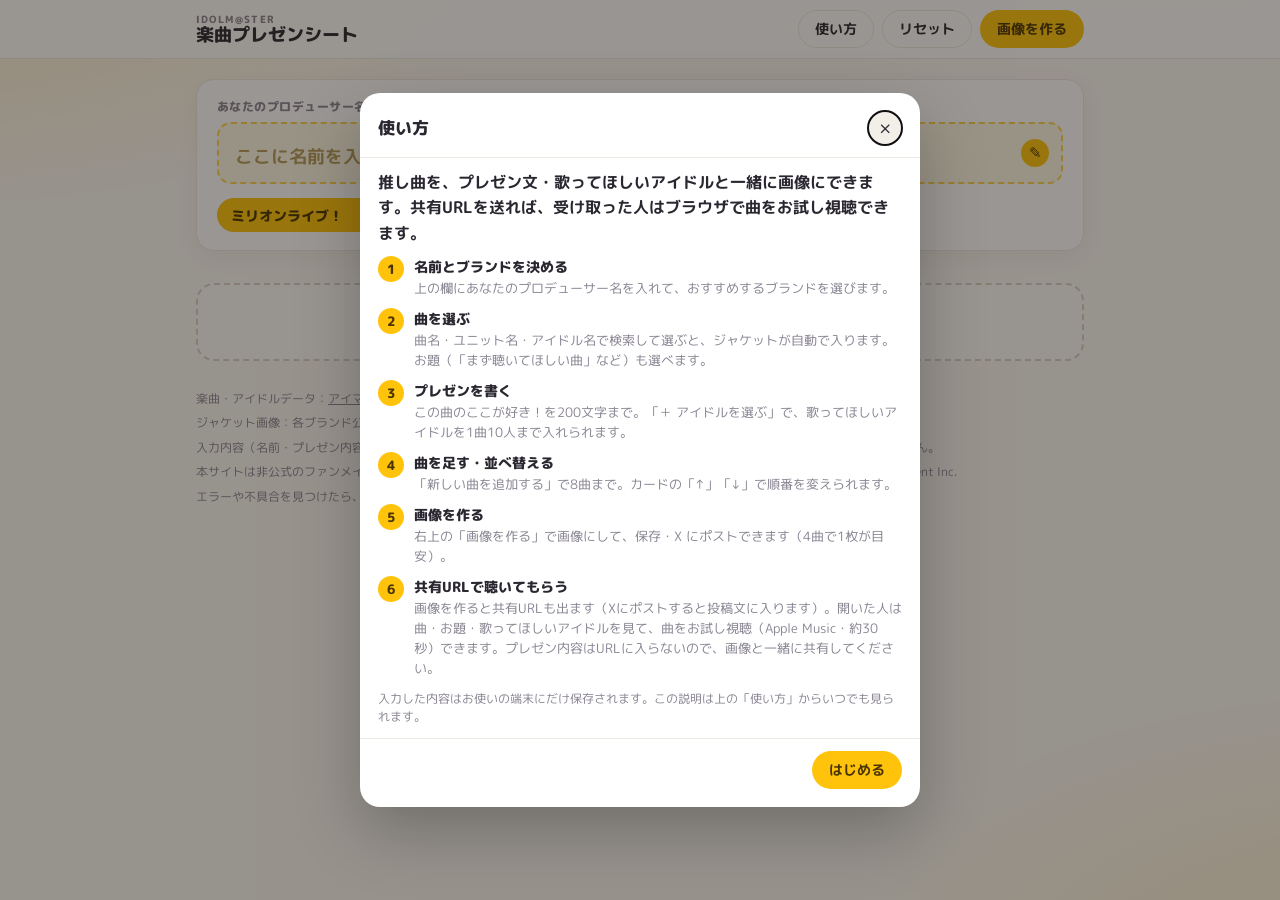
<file: promote/index.html>
<!doctype html>
<html lang="ja" class="booting">
<head>
<meta charset="utf-8">
<meta name="viewport" content="width=device-width, initial-scale=1">
<!-- ジャケット画像の配信元（シャイニーカラーズのランティスサイトなど）は、他サイトからの参照元付きの読み込みを
     「hotlinked」画像に差し替えるため、参照元を送らない -->
<meta name="referrer" content="no-referrer">
<script>
  // 公開先は Cloudflare Pages（imasfan-presen.pages.dev）。旧URLで開かれたら新URLへ移動する。
  //   旧URL：GitHub Pages（kotani002.github.io/IdolMaster_DB/promote/）、Cloudflare Workers（imas-presen-songs.283production-staff.workers.dev）
  // ただし新URLが応答しない間は移動せず、このページをそのまま使う。
  // ※ GitHub Pages の確認用URL（/preview/）では、ワークフローがこの <script> ごと消す
  if (/(\.github\.io|\.workers\.dev)$/.test(location.hostname)) {
    var NEW_SITE = "https://imasfan-presen.pages.dev/";
    var ctl = window.AbortController ? new AbortController() : null;
    if (ctl) setTimeout(function () { ctl.abort(); }, 3000);
    fetch(NEW_SITE + "assets/ogp.png?probe=" + Date.now(), { mode: "no-cors", cache: "no-store", signal: ctl ? ctl.signal : undefined })
      .then(function () { location.replace(NEW_SITE + location.search + location.hash); })
      .catch(function () { /* 新URLが未公開・通信不可 → 旧URLのまま使う */ });
  }
</script>
<script>
  // 起動中は画面を隠して「読み込み中…」を出している（class="booting"、app.js の初期化完了で外れる）。
  // スクリプトの読み込みに失敗しても画面が隠れたままにならないよう、一定時間で必ず外す
  setTimeout(function () { document.documentElement.classList.remove("booting"); }, 10000);
</script>
<noscript><style>html.booting .topbar, html.booting .wrap { visibility: visible; opacity: 1; } html.booting .boot { display: none; }</style></noscript>
<title>アイマス楽曲プレゼンシート</title>
<link rel="canonical" href="https://imasfan-presen.pages.dev/">
<meta name="description" content="アイドルマスターの推しブランドの曲を、プレゼン文と歌ってほしいアイドルと一緒に1枚の画像にできる非公式ファンメイドツール。">
<meta property="og:title" content="アイマス楽曲プレゼンシート">
<meta property="og:description" content="ブランドの垣根を越えて、推し曲をプレゼンしよう。推し曲とプレゼン文・歌ってほしいアイドルを1枚の画像にできる非公式ファンメイドツール。">
<meta property="og:type" content="website">
<meta property="og:url" content="https://imasfan-presen.pages.dev/">
<meta property="og:site_name" content="アイマス楽曲プレゼンシート">
<meta property="og:locale" content="ja_JP">
<!-- SNS のクローラーは相対パスを解決しないので画像は絶対URL。画像を作り直したら ?v= を変える -->
<meta property="og:image" content="https://imasfan-presen.pages.dev/assets/ogp.png?v=5">
<meta property="og:image:width" content="1200">
<meta property="og:image:height" content="630">
<meta property="og:image:alt" content="アイマス楽曲プレゼンシート：ブランドの垣根を越えて、曲を届けよう。曲のプレゼンを1枚で簡単に">
<meta name="twitter:card" content="summary_large_image">
<meta name="twitter:title" content="アイマス楽曲プレゼンシート">
<meta name="twitter:description" content="ブランドの垣根を越えて、推し曲をプレゼンしよう。">
<meta name="twitter:image" content="https://imasfan-presen.pages.dev/assets/ogp.png?v=5">
<meta name="theme-color" content="#fff8ec">
<!-- ページのアイコン（scripts/make_icon.py で作成。作り直したら ?v= を変える） -->
<link rel="icon" href="favicon.ico?v=1" sizes="48x48">
<link rel="icon" type="image/png" sizes="32x32" href="assets/icon-32.png?v=1">
<link rel="icon" type="image/png" sizes="192x192" href="assets/icon-192.png?v=1">
<link rel="apple-touch-icon" href="assets/apple-touch-icon.png?v=1">
<link rel="preconnect" href="https://fonts.googleapis.com">
<link rel="preconnect" href="https://fonts.gstatic.com" crossorigin>
<link href="https://fonts.googleapis.com/css2?family=M+PLUS+Rounded+1c:wght@400;700;800&display=swap" rel="stylesheet">
<link rel="stylesheet" href="assets/style.css?v=20261124d">
</head>
<body>
<div class="boot" role="status" aria-live="polite"><div class="boot-spinner"></div><p>読み込み中…</p></div>
<header class="topbar">
  <div class="topbar-inner">
    <div class="brand-mark">
      <span class="brand-kicker">IDOLM@STER</span>
      <h1>楽曲プレゼンシート</h1>
    </div>
    <div class="topbar-actions">
      <!-- 幅の狭いスマホでは「？」だけにする（style.css） -->
      <button type="button" class="btn ghost" id="btn-guide" title="使い方を見る" aria-label="使い方"><span class="guide-full">使い方</span><span class="guide-short" aria-hidden="true">？</span></button>
      <!-- 幅のとても狭いスマホでは「↺」だけにする（タイトルが改行されないように。style.css） -->
      <button type="button" class="btn ghost" id="btn-reset" title="すべてリセット" aria-label="リセット"><span class="reset-full">リセット</span><span class="reset-short" aria-hidden="true">↺</span></button>
      <button type="button" class="btn primary" id="btn-export">画像を作る</button>
    </div>
  </div>
</header>

<main class="wrap">
  <section class="sheet" id="sheet">
    <div class="sheet-head">
      <label class="field-name" for="in-name">
        <span class="field-name-label">あなたのプロデューサー名 <small>画像の一番上に入ります（未入力なら「名無しP」）</small></span>
        <span class="field-name-box">
          <input id="in-name" type="text" maxlength="30" placeholder="ここに名前を入力" autocomplete="off">
          <span class="field-name-icon" aria-hidden="true">✎</span>
        </span>
      </label>
      <div class="brand-line">
        <select id="sel-from" aria-label="おすすめするブランド"></select>
        <span class="brand-line-text">のおすすめ曲</span>
      </div>
    </div>

    <div id="items" class="items"></div>

    <button type="button" class="add-card" id="btn-add">
      <span class="add-plus">＋</span><span class="add-label">新しい曲を追加する</span>
    </button>
  </section>

  <footer class="site-foot">
    <p>楽曲・アイドルデータ：<a href="https://fujiwarahaji.me/" target="_blank" rel="noopener">アイマス楽曲DB ふじわらはじめ</a>（<a href="https://creativecommons.org/licenses/by-nc/4.0/deed.ja" target="_blank" rel="noopener">CC BY-NC 4.0</a>）<span id="data-date"></span></p>
    <p>ジャケット画像：各ブランド公式ディスコグラフィー・<a href="https://music.apple.com/jp/" target="_blank" rel="noopener">Apple Music</a></p>
    <p>入力内容（名前・プレゼン内容・選んだアイドルなど）は、お使いの端末（ブラウザ）にのみ保存されます。サーバーには送信しません。</p>
    <p>本サイトは非公式のファンメイドツールです。楽曲・ジャケット等の著作権は各権利者に帰属します。© BANDAI NAMCO Entertainment Inc.</p>
    <p>エラーや不具合を見つけたら、X（Twitter）の <a href="https://x.com/donguri_283" target="_blank" rel="noopener">@donguri_283</a> までお知らせください。</p>
  </footer>
</main>

<!-- お題・メンバー・ジャケット・出力 用のダイアログ -->
<dialog id="dlg-members" class="dlg">
  <form method="dialog" class="dlg-inner">
    <div class="dlg-head">
      <h2>歌って欲しいアイドル <small id="mem-brand"></small></h2>
      <button class="icon-btn" value="close" aria-label="閉じる">×</button>
    </div>
    <input type="search" id="mem-search" placeholder="名前・よみ・CVで検索" autocomplete="off">
    <div id="mem-brands" class="chip-row" role="group" aria-label="ブランドで絞り込み"></div>
    <!-- スマホではブランドのタグが横に長くなるので、代わりにプルダウンで選ぶ（style.css で切り替え） -->
    <label for="mem-brand-sel" class="lbl" id="mem-brand-lbl">選択中のブランド</label>
    <select id="mem-brand-sel"></select>
    <!-- ユニット・出演日のタグ。スマホでは横スクロールの1行になるので、左右の矢印ボタンでも動かせる -->
    <div class="chip-scroll" id="mem-groups-wrap">
      <button type="button" class="chip-arrow left" aria-label="左へ" hidden>‹</button>
      <div id="mem-groups" class="chip-row"></div>
      <button type="button" class="chip-arrow right" aria-label="右へ" hidden>›</button>
    </div>
    <div id="mem-list" class="mem-list"></div>
    <div class="mem-custom">
      <input type="text" id="mem-custom-in" placeholder="リストにない名前を追加（ユニット名なども可）" maxlength="30">
      <button type="button" class="btn" id="mem-custom-add">追加</button>
    </div>
    <div class="dlg-foot">
      <span id="mem-count" class="muted"></span>
      <button class="btn primary" value="close">決定</button>
    </div>
  </form>
</dialog>

<dialog id="dlg-jacket" class="dlg">
  <form method="dialog" class="dlg-inner">
    <div class="dlg-head">
      <h2>ジャケットを選ぶ</h2>
      <button type="button" class="icon-btn" id="jk-close" aria-label="閉じる">×</button>
    </div>
    <!-- 自分で画像を設定する機能は無い（不適切な画像を登録・書き出しできないように）。
         公式ジャケットが複数ある曲（F＠NTASTIC COMBINATION など）だけ、この画面で選べる -->
    <div class="jk-preview" id="jk-preview"><span>NO IMAGE</span></div>
    <div class="jk-alts" id="jk-alts" hidden>
      <span class="lbl">公式ジャケットから選ぶ<small>（ユニットごとに別のCDが出ている曲）</small></span>
      <div class="jk-alt-btns" role="group" aria-label="公式ジャケット"></div>
    </div>
    <div class="jk-pos" id="jk-pos" hidden>
      <span class="lbl">表示する位置<small>（表と裏が並んだ横長の画像は、自動で左側を表示します）</small></span>
      <div class="jk-pos-btns chip-row" role="group" aria-label="ジャケットの表示する位置"></div>
    </div>
    <div class="dlg-foot">
      <button type="button" class="btn primary" id="jk-ok">決定</button>
    </div>
  </form>
</dialog>

<!-- はじめての人向けの使い方（初回だけ自動で出す。上の「使い方」ボタンでいつでも見られる。app.js の showGuide） -->
<!-- 上（タイトル・×）と下（はじめる）は固定し、説明の部分だけスクロールする（style.css の .dlg-fixed） -->
<dialog id="dlg-guide" class="dlg dlg-fixed">
  <div class="dlg-inner">
    <div class="dlg-head">
      <h2>使い方</h2>
      <button type="button" class="icon-btn" id="guide-close" aria-label="閉じる">×</button>
    </div>
    <div class="dlg-body">
      <p class="guide-lead">推し曲を、プレゼン文・歌ってほしいアイドルと一緒に画像にできます。共有URLを送れば、受け取った人はブラウザで曲をお試し視聴できます。</p>
      <ol class="guide-steps">
        <li><strong>名前とブランドを決める</strong><span>上の欄にあなたのプロデューサー名を入れて、おすすめするブランドを選びます。</span></li>
        <li><strong>曲を選ぶ</strong><span>曲名・ユニット名・アイドル名で検索して選ぶと、ジャケットが自動で入ります。お題（「まず聴いてほしい曲」など）も選べます。</span></li>
        <li><strong>プレゼンを書く</strong><span>この曲のここが好き！を200文字まで。「＋ アイドルを選ぶ」で、歌ってほしいアイドルを1曲10人まで入れられます。</span></li>
        <li><strong>曲を足す・並べ替える</strong><span>「新しい曲を追加する」で8曲まで。カードの「↑」「↓」で順番を変えられます。</span></li>
        <li><strong>画像を作る</strong><span>右上の「画像を作る」で画像にして、保存・X にポストできます（4曲で1枚が目安）。</span></li>
        <li><strong>共有URLで聴いてもらう</strong><span>画像を作ると共有URLも出ます（Xにポストすると投稿文に入ります）。開いた人は曲・お題・歌ってほしいアイドルを見て、曲をお試し視聴（Apple Music・約30秒）できます。プレゼン内容はURLに入らないので、画像と一緒に共有してください。</span></li>
      </ol>
      <p class="muted small">入力した内容はお使いの端末にだけ保存されます。この説明は上の「使い方」からいつでも見られます。</p>
    </div>
    <div class="dlg-foot">
      <button type="button" class="btn primary" id="guide-ok">はじめる</button>
    </div>
  </div>
</dialog>

<!-- 「画像を作る」を押したときの確認：何が起きるか・何枚になるかを知らせてから作る（app.js の confirmExport） -->
<dialog id="dlg-preexport" class="dlg">
  <div class="dlg-inner">
    <div class="dlg-head">
      <h2>画像を作る前に</h2>
      <button type="button" class="icon-btn" id="pre-close" aria-label="閉じる">×</button>
    </div>
    <ul class="pre-notes">
      <li>入力したプレゼンシート（名前・曲・プレゼン内容・歌って欲しいアイドル）を、そのまま画像にします。</li>
      <li>画像は<strong>4曲で1枚</strong>が目安です。曲が多いときは、何枚かに分かれます。</li>
      <li id="pre-count"></li>
    </ul>
    <div class="dlg-foot">
      <button type="button" class="btn ghost" id="pre-cancel">戻る</button>
      <button type="button" class="btn primary" id="pre-ok">画像を作成</button>
    </div>
  </div>
</dialog>

<dialog id="dlg-export" class="dlg dlg-wide">
  <div class="dlg-inner">
    <div class="dlg-head">
      <h2>画像ができました</h2>
      <button type="button" class="icon-btn" id="ex-close" aria-label="閉じる">×</button>
    </div>
    <p class="muted small" id="ex-note"></p>
    <!-- 出力した画像（曲が多いときは複数枚。app.js の renderExportImages で並べる） -->
    <div class="ex-img-wrap" id="ex-imgs"></div>
    <div class="ex-actions">
      <button type="button" class="btn primary" id="ex-save">画像を保存</button>
      <button type="button" class="btn" id="ex-copy">コピー</button>
      <button type="button" class="btn" id="ex-share">共有</button>
      <button type="button" class="btn" id="ex-x">Xにポスト</button>
    </div>
    <p class="muted small">スマホで保存できない場合は、画像を長押しして保存してください。</p>
    <!-- 共有URL：シートの中身を URL に入れる（サーバーには保存しない）。開いた人は曲のお試し視聴ができる（view.html） -->
    <div class="ex-share-url">
      <span class="lbl">共有URL<small>（開いた人はブラウザで曲・お題・歌って欲しいアイドルを見て、曲をお試し視聴できます。プレゼン内容はURLに入らないので、画像と一緒に共有してください。Xにポストすると投稿文に入ります）</small></span>
      <div class="ex-url-row">
        <input type="text" id="ex-url" readonly aria-label="共有URL">
        <button type="button" class="btn" id="ex-url-copy">URLをコピー</button>
        <a class="btn ghost" id="ex-url-open" href="view.html" target="_blank" rel="noopener">開いて確認</a>
      </div>
    </div>
  </div>
</dialog>

<!-- 画像作成中の表示。進み具合はバーと「ジャケットを読み込み中 2/5」などの文で出す（app.js の setProgress） -->
<div id="loading" class="loading" hidden>
  <div class="spinner"></div>
  <p id="loading-text">画像を作成中…</p>
  <div class="progress" role="progressbar" aria-label="画像作成の進み具合" aria-valuemin="0" aria-valuemax="100" aria-valuenow="0">
    <div class="progress-bar" id="loading-bar"></div>
  </div>
</div>
<div id="toast" class="toast" role="status" aria-live="polite"></div>
<div id="export-stage" aria-hidden="true"></div>

<!-- 画像作成の部品（html2canvas）は、ページを開くのが遅くならないよう、ここでは読まずに app.js（loadHtml2canvas）で後から読む -->
<script src="assets/app.js?v=20261124d" type="module"></script>
</body>
</html>
</file>
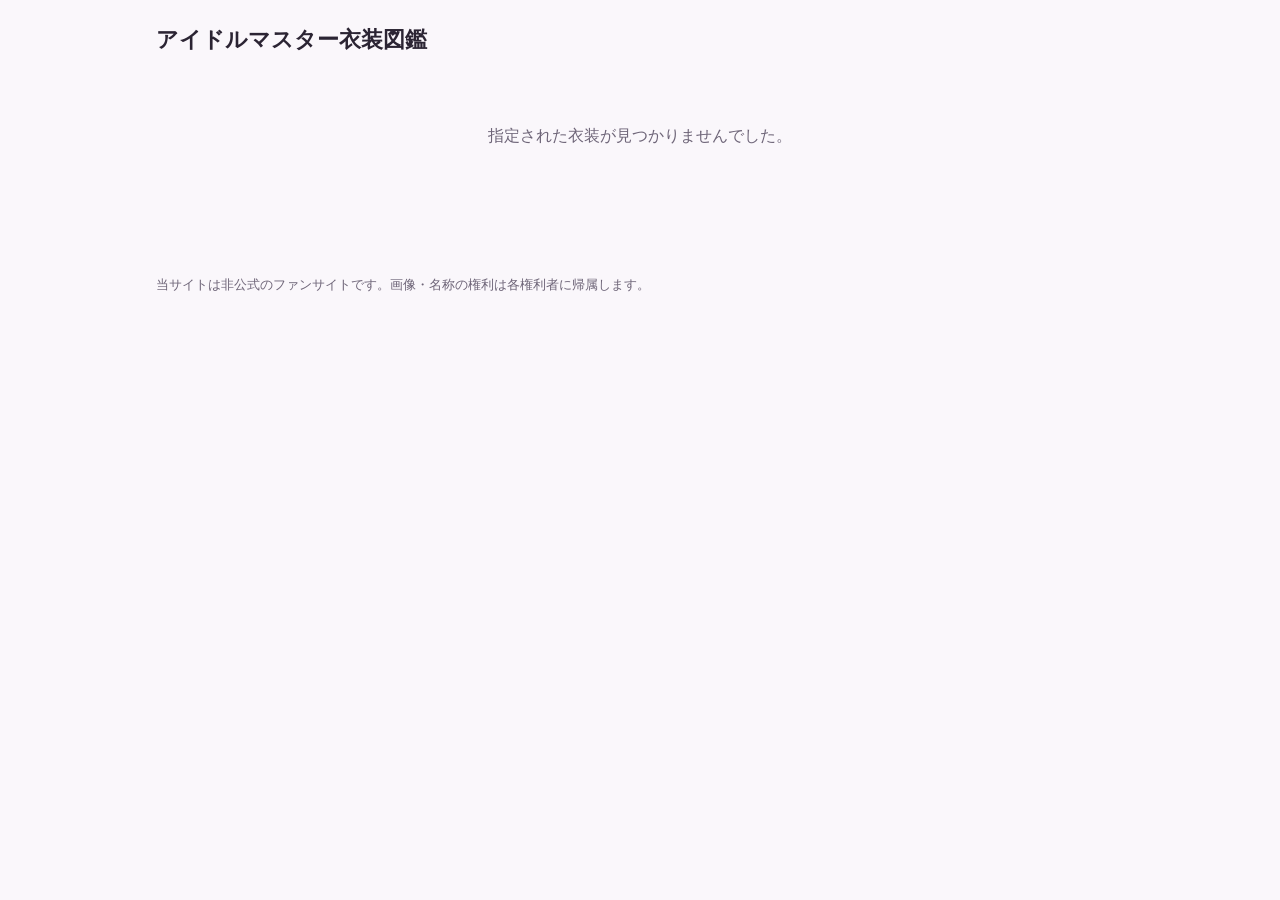
<file: costume.html>
<!doctype html>
<html lang="ja">
<head>
  <meta charset="utf-8">
  <meta name="viewport" content="width=device-width, initial-scale=1">
  <title>衣装紹介 | アイドルマスター衣装図鑑</title>
  <link rel="stylesheet" href="css/style.css">
</head>
<body>
  <header class="site">
    <h1><a href="index.html">アイドルマスター衣装図鑑</a></h1>
  </header>

  <main id="app">
    <p class="empty">読み込み中…</p>
  </main>

  <footer>
    <p>当サイトは非公式のファンサイトです。画像・名称の権利は各権利者に帰属します。</p>
  </footer>

  <script src="js/common.js"></script>
  <script src="js/costume.js"></script>
</body>
</html>
</file>
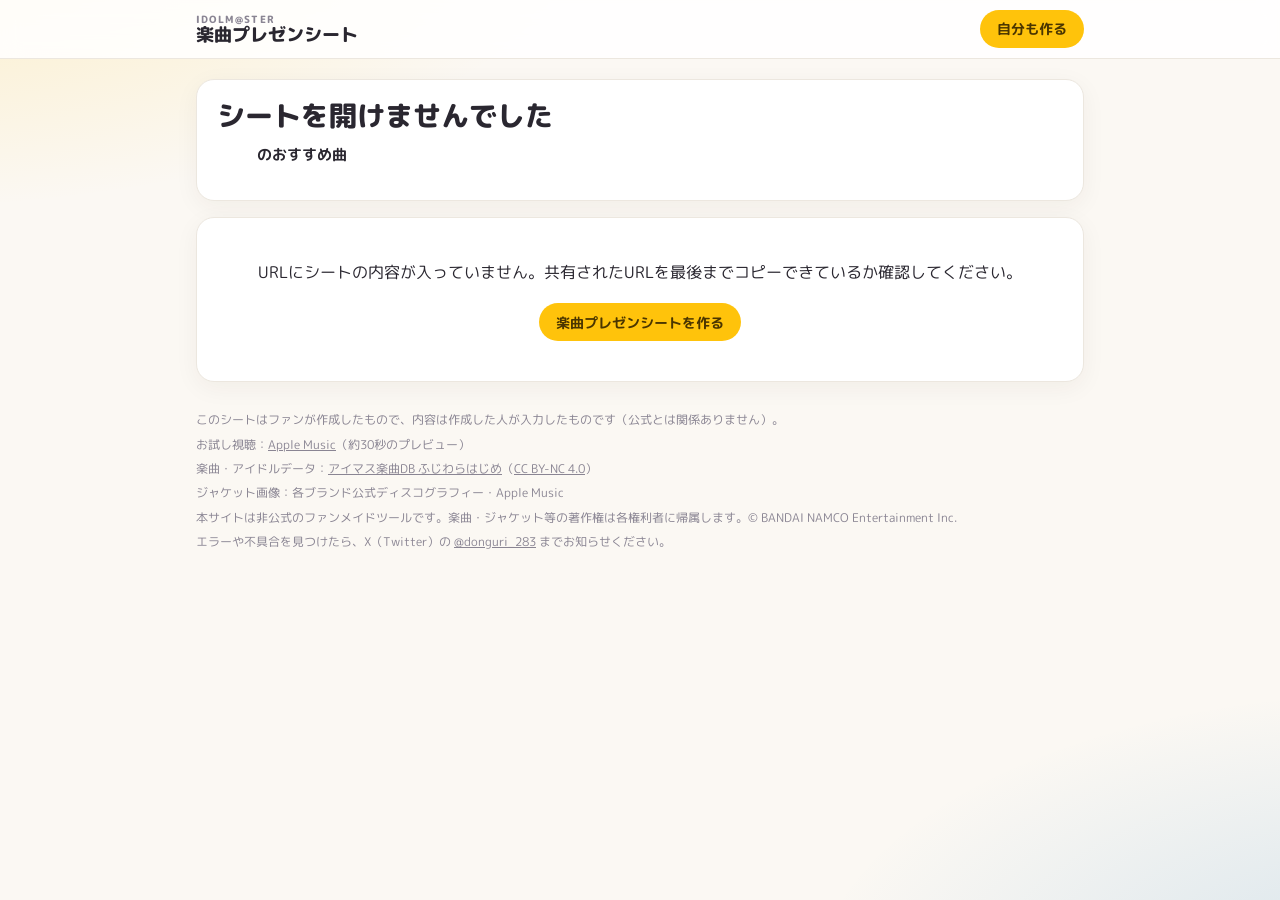
<file: promote/view.html>
<!doctype html>
<html lang="ja" class="booting">
<head>
<meta charset="utf-8">
<meta name="viewport" content="width=device-width, initial-scale=1">
<!-- ジャケット画像の配信元が参照元付きの読み込みを差し替え画像にするため、参照元を送らない（index.html と同じ） -->
<meta name="referrer" content="no-referrer">
<script>
  // 旧URL（GitHub Pages・Cloudflare Workers）で開かれたら新URLへ移動する（index.html と同じ。# 以降のシートの中身も引き継ぐ）
  if (/(\.github\.io|\.workers\.dev)$/.test(location.hostname)) {
    var NEW_SITE = "https://imasfan-presen.pages.dev/";
    var ctl = window.AbortController ? new AbortController() : null;
    if (ctl) setTimeout(function () { ctl.abort(); }, 3000);
    fetch(NEW_SITE + "assets/ogp.png?probe=" + Date.now(), { mode: "no-cors", cache: "no-store", signal: ctl ? ctl.signal : undefined })
      .then(function () { location.replace(NEW_SITE + "view.html" + location.search + location.hash); })
      .catch(function () {});
  }
  setTimeout(function () { document.documentElement.classList.remove("booting"); }, 10000);
</script>
<title>おすすめ曲シート｜アイマス楽曲プレゼンシート</title>
<meta name="description" content="アイドルマスターのおすすめ曲シート。プレゼン文を読みながら、曲をお試し視聴できます。">
<meta property="og:title" content="おすすめ曲シート｜アイマス楽曲プレゼンシート">
<meta property="og:description" content="プロデューサーのおすすめ曲を、プレゼン文と一緒にお試し視聴しよう。">
<meta property="og:type" content="website">
<meta property="og:site_name" content="アイマス楽曲プレゼンシート">
<meta property="og:locale" content="ja_JP">
<meta property="og:image" content="https://imasfan-presen.pages.dev/assets/ogp.png?v=5">
<meta property="og:image:width" content="1200">
<meta property="og:image:height" content="630">
<meta name="twitter:card" content="summary_large_image">
<meta name="twitter:title" content="おすすめ曲シート｜アイマス楽曲プレゼンシート">
<meta name="twitter:description" content="プロデューサーのおすすめ曲を、プレゼン文と一緒にお試し視聴しよう。">
<meta name="twitter:image" content="https://imasfan-presen.pages.dev/assets/ogp.png?v=5">
<meta name="theme-color" content="#fff8ec">
<link rel="icon" href="favicon.ico?v=1" sizes="48x48">
<link rel="icon" type="image/png" sizes="32x32" href="assets/icon-32.png?v=1">
<link rel="icon" type="image/png" sizes="192x192" href="assets/icon-192.png?v=1">
<link rel="apple-touch-icon" href="assets/apple-touch-icon.png?v=1">
<link rel="preconnect" href="https://fonts.googleapis.com">
<link rel="preconnect" href="https://fonts.gstatic.com" crossorigin>
<link href="https://fonts.googleapis.com/css2?family=M+PLUS+Rounded+1c:wght@400;700;800&display=swap" rel="stylesheet">
<link rel="stylesheet" href="assets/style.css?v=20261124d">
</head>
<body class="viewer">
<div class="boot" role="status" aria-live="polite"><div class="boot-spinner"></div><p>読み込み中…</p></div>
<header class="topbar">
  <div class="topbar-inner">
    <a class="brand-mark" href="./" title="楽曲プレゼンシートのトップへ">
      <span class="brand-kicker">IDOLM@STER</span>
      <span class="brand-title">楽曲プレゼンシート</span>
    </a>
    <div class="topbar-actions">
      <a class="btn primary" href="./">自分も作る</a>
    </div>
  </div>
</header>

<main class="wrap">
  <section class="sheet" id="view">
    <div class="sheet-head v-head">
      <h1 class="v-name" id="v-name"></h1>
      <div class="brand-line">
        <span class="v-pill" id="v-brand"></span>
        <span class="brand-line-text">のおすすめ曲</span>
      </div>
      <div class="v-playall-row">
        <button type="button" class="btn primary" id="v-playall" hidden>▶ 続けて試聴する</button><!-- 文字は view.js が「▶ n曲続けて試聴する」にする -->
        <span class="muted small" id="v-note"></span>
      </div>
    </div>
    <div id="v-items" class="items"></div>
  </section>

  <footer class="site-foot">
    <!-- 共有URLの中身は誰でも作れるので、公式の案内と誤解されないよう明記する -->
    <p>このシートはファンが作成したもので、内容は作成した人が入力したものです（公式とは関係ありません）。</p>
    <p>お試し視聴：<a href="https://music.apple.com/jp/" target="_blank" rel="noopener">Apple Music</a>（約30秒のプレビュー）</p>
    <p>楽曲・アイドルデータ：<a href="https://fujiwarahaji.me/" target="_blank" rel="noopener">アイマス楽曲DB ふじわらはじめ</a>（<a href="https://creativecommons.org/licenses/by-nc/4.0/deed.ja" target="_blank" rel="noopener">CC BY-NC 4.0</a>）</p>
    <p>ジャケット画像：各ブランド公式ディスコグラフィー・Apple Music</p>
    <p>本サイトは非公式のファンメイドツールです。楽曲・ジャケット等の著作権は各権利者に帰属します。© BANDAI NAMCO Entertainment Inc.</p>
    <p>エラーや不具合を見つけたら、X（Twitter）の <a href="https://x.com/donguri_283" target="_blank" rel="noopener">@donguri_283</a> までお知らせください。</p>
  </footer>
</main>
<div id="toast" class="toast" role="status" aria-live="polite"></div>
<script src="assets/view.js?v=20261124e" type="module"></script>
</body>
</html>
</file>
<file: css/style.css>
/* アイドルマスター衣装紹介サイト 共通スタイル */
:root {
  --bg: #faf7fb;
  --fg: #2b2433;
  --muted: #6e6578;
  --card: #ffffff;
  --accent: #d6407f;
  --accent-soft: #fbe3ee;
  --border: #e6dfe9;
}
@media (prefers-color-scheme: dark) {
  :root {
    --bg: #19151e;
    --fg: #f0eaf3;
    --muted: #a89fb2;
    --card: #241f2b;
    --accent: #ff6fa5;
    --accent-soft: #3a2332;
    --border: #3a3344;
  }
}
* { box-sizing: border-box; }
body {
  margin: 0;
  background: var(--bg);
  color: var(--fg);
  font-family: "Hiragino Sans", "Yu Gothic", "Noto Sans JP", system-ui, sans-serif;
  line-height: 1.7;
}
a { color: var(--accent); }
header.site {
  padding: 20px 16px 8px;
  max-width: 1000px;
  margin: 0 auto;
}
header.site h1 { margin: 0; font-size: 1.4rem; }
header.site h1 a { color: inherit; text-decoration: none; }
header.site p { margin: 4px 0 0; color: var(--muted); font-size: .9rem; }
main { max-width: 1000px; margin: 0 auto; padding: 8px 16px 48px; }
footer { max-width: 1000px; margin: 0 auto; padding: 16px; color: var(--muted); font-size: .8rem; }

/* タグ絞り込み */
.filter {
  background: var(--card);
  border: 1px solid var(--border);
  border-radius: 12px;
  padding: 14px 16px;
  margin-bottom: 20px;
}
.filter h2 { margin: 0 0 8px; font-size: 1rem; }
.filter .row { display: flex; gap: 8px; flex-wrap: wrap; align-items: center; margin-bottom: 8px; }
.filter input[type="search"] {
  flex: 1; min-width: 180px; padding: 8px 10px;
  border: 1px solid var(--border); border-radius: 8px;
  background: var(--bg); color: var(--fg); font: inherit;
}
.chips { display: flex; flex-wrap: wrap; gap: 6px; }
.chip {
  border: 1px solid var(--border); background: var(--bg); color: var(--fg);
  border-radius: 999px; padding: 4px 12px; font: inherit; font-size: .85rem; cursor: pointer;
}
.chip.unit-filter { display: inline-flex; align-items: center; }
.chip.unit-filter .tag-icon { display: block; }
.chip.unit-filter { column-gap: 4px; }
.chip.unit-filter .n { margin-left: 0; }
.chip[aria-pressed="true"] { background: var(--accent); border-color: var(--accent); color: #fff; }
.chip.tag-filter {
  background: var(--tag-color, var(--bg));
  border-color: var(--tag-color, var(--border));
  color: var(--tag-text-color, var(--fg));
}
.chip.tag-filter[aria-pressed="true"] {
  background: var(--tag-color, var(--accent));
  border-color: var(--tag-color, var(--accent));
  color: var(--tag-text-color, #fff);
}
.chip.unit-filter[aria-pressed="true"] {
  background: var(--tag-color, var(--accent));
  border-color: var(--tag-color, var(--accent));
  color: var(--tag-text-color, #fff);
}
.chip .n { opacity: .7; margin-left: 4px; font-size: .75rem; }
.btn {
  border: 1px solid var(--border); background: var(--card); color: var(--fg);
  border-radius: 8px; padding: 6px 12px; font: inherit; font-size: .85rem; cursor: pointer;
}
.filter-head { display: flex; justify-content: space-between; align-items: center; gap: 8px; margin-bottom: 8px; }
.filter-head h2 { margin: 0; }

/* 詳細検索(開閉) */
.advanced { margin-top: 12px; border-top: 1px dashed var(--border); padding-top: 10px; }
.advanced summary {
  cursor: pointer; font-weight: 700; font-size: 1rem; list-style: none;
  display: flex; align-items: center; gap: 6px; user-select: none; padding: 2px 0;
}
.advanced summary::-webkit-details-marker { display: none; }
.advanced summary::after { content: "▽"; font-size: .8em; color: var(--muted); }
.advanced[open] summary::after { content: "△"; }
.advanced summary:hover { color: var(--accent); }
.adv-count { background: var(--accent); color: #fff; border-radius: 999px; font-size: .72rem; padding: 0 8px; line-height: 1.6; }
.adv-count:empty { display: none; }
.advanced h3 { margin: 12px 0 8px; font-size: .95rem; }
.advanced .row { margin-top: 10px; }

/* 着用者アイコン */
.w-icon {
  --size: 24px;
  display: inline-flex; align-items: center; justify-content: center; flex: none;
  width: var(--size); height: var(--size); border-radius: 50%;
  color: #fff; font-weight: 800; font-size: calc(var(--size) * .5);
  object-fit: cover; vertical-align: middle; overflow: hidden;
}
img.w-icon { border-radius: 0; object-fit: contain; }
.chip.wearer { display: inline-flex; align-items: center; gap: 6px; padding: 3px 12px 3px 4px; }
.chip.wearer .n { margin-left: 2px; }
.chip.wearer { border-color: var(--wearer-color, var(--border)); }
.chip.wearer[aria-pressed="false"] { color: var(--wearer-color, var(--fg)); }
.chip.wearer[aria-pressed="true"] {
  background: var(--wearer-color, #4b7bec);
  border-color: var(--wearer-color, #4b7bec);
  color: var(--wearer-text-color, #fff);
}
ul.plain li .w-icon { --size: 20px; margin-right: 6px; }
.chip-group { margin-bottom: 8px; }
.chip-group-label { margin: 0 0 4px; font-size: .8rem; color: var(--muted); display: flex; align-items: center; gap: 6px; }
.wearer-list { list-style: none; margin: 0; padding: 0; display: flex; flex-wrap: wrap; gap: 6px; }
.count { color: var(--muted); font-size: .9rem; margin: 0 0 12px; }

/* 一覧 */
.grid { display: grid; grid-template-columns: repeat(auto-fill, minmax(200px, 1fr)); gap: 14px; }
.card {
  display: block; text-decoration: none; color: inherit;
  background: var(--card); border: 1px solid var(--border); border-radius: 12px; overflow: hidden;
  transition: transform .15s, box-shadow .15s;
}
.card:hover { transform: translateY(-2px); box-shadow: 0 6px 16px rgba(0,0,0,.12); }
.card img { width: 100%; aspect-ratio: 3 / 4; object-fit: cover; display: block; background: var(--accent-soft); }
.card .body { padding: 10px 12px 12px; }
.card .name { font-weight: 700; margin: 0 0 4px; }
.card .meta {
  display: flex; align-items: center; flex-wrap: wrap; gap: 4px;
  font-size: .8rem; color: var(--muted); margin: 0 0 6px;
}
.card .meta .s-badge { flex: none; }
.card .meta img.s-badge {
  width: var(--size); height: var(--size); aspect-ratio: 1;
  border-radius: 0; object-fit: contain; background: transparent;
}
.brand-unit-divider { height: 18px; border-left: 1px solid var(--border); margin: 0 2px; }
.card .meta .tag-icon {
  width: 18px; height: 18px; aspect-ratio: auto;
  display: inline-block; object-fit: contain; background: transparent;
}
.tags { display: flex; flex-wrap: wrap; gap: 4px; }
.tag {
  display: inline-flex; align-items: center; gap: 4px;
  font-size: .75rem; background: var(--tag-color, var(--accent-soft)); color: var(--tag-text-color, var(--accent));
  border-radius: 999px; padding: 1px 8px; text-decoration: none;
}
.tag-icon { width: 16px; height: 16px; object-fit: contain; flex: none; }
.card .tag-icon { width: 16px; height: 16px; aspect-ratio: auto; object-fit: contain; display: inline-block; background: transparent; }
.empty { padding: 32px; text-align: center; color: var(--muted); }

/* 衣装紹介ページ */
.back { display: inline-block; margin: 8px 0 12px; }
.costume h2.title { font-size: 1.6rem; margin: 0 0 16px; }
.costume .illust {
  text-align: center; background: var(--card); border: 1px solid var(--border);
  border-radius: 12px; padding: 16px; margin-bottom: 24px;
}
.costume .illust img { max-width: 100%; max-height: 70vh; }
.costume section { margin-bottom: 28px; }
.costume section h3 { border-left: 4px solid var(--accent); padding-left: 10px; font-size: 1.1rem; }
table.data { width: 100%; border-collapse: collapse; background: var(--card); border: 1px solid var(--border); }
table.data th, table.data td { text-align: left; padding: 10px 12px; border-bottom: 1px solid var(--border); vertical-align: top; }
table.data th { width: 9em; color: var(--muted); font-weight: 600; white-space: nowrap; }
ul.plain { margin: 0; padding-left: 1.2em; }
.tweets { display: flex; flex-wrap: wrap; gap: 16px; }
.muted { color: var(--muted); }

/* ===== 作品切り替え ===== */
.series { display: flex; gap: 10px; flex-wrap: wrap; margin-bottom: 14px; }
.s-btn {
  display: flex; align-items: center; gap: 10px;
  background: var(--card); color: var(--fg);
  border: 2px solid var(--border); border-radius: 14px;
  padding: 8px 14px 8px 8px; font: inherit; cursor: pointer;
  transition: border-color .2s, background .2s, transform .15s;
}
.s-btn:hover { border-color: var(--accent); }
.s-btn:active { transform: scale(.97); }
.s-btn[aria-pressed="true"] { border-color: var(--accent); background: var(--accent-soft); }
.s-label { display: flex; flex-direction: column; align-items: flex-start; line-height: 1.25; }
.s-name { font-weight: 700; font-size: .95rem; }
.s-count { font-size: .75rem; color: var(--muted); }
.s-badge {
  --size: 40px;
  display: inline-flex; align-items: center; justify-content: center; flex: none;
  width: var(--size); height: var(--size); border-radius: 50%;
  color: #fff; font-weight: 800; font-size: calc(var(--size) * .36);
  letter-spacing: -.02em; vertical-align: middle;
}
img.s-badge { border-radius: 0; object-fit: contain; }
.costume .series-line { display: flex; align-items: center; gap: 8px; margin: 0 0 6px; color: var(--muted); font-size: .9rem; }

/* ===== アニメーション ===== */
@keyframes fade-down { from { opacity: 0; transform: translateY(-10px); } to { opacity: 1; transform: none; } }
@keyframes rise      { from { opacity: 0; transform: translateY(16px); }  to { opacity: 1; transform: none; } }
@keyframes pop-in    { 0% { opacity: 0; transform: translateY(14px) scale(.92); }
                       70% { opacity: 1; transform: translateY(-2px) scale(1.02); }
                       100% { opacity: 1; transform: none; } }
@keyframes bump      { 0% { transform: scale(1); } 40% { transform: scale(1.12); color: var(--accent); } 100% { transform: scale(1); } }
@keyframes tag-pop   { from { opacity: 0; transform: scale(.7); } to { opacity: 1; transform: none; } }

/* ヘッダーとフィルターは上から */
header.site { animation: fade-down .45s ease-out both; }
.filter { animation: rise .45s .08s ease-out both; }

/* 一覧カード: 順番にポップイン(--i は js/index.js が付与) */
.card {
  animation: pop-in .5s calc(var(--i, 0) * 45ms) cubic-bezier(.2, .8, .3, 1) both;
}
.card:hover { transform: translateY(-4px) rotate(-.4deg); box-shadow: 0 10px 22px rgba(0,0,0,.16); }
.card:active { transform: scale(.97); transition-duration: .08s; }
.card img { transition: transform .35s ease; }
.card:hover img { transform: scale(1.05); }
.card { overflow: hidden; }

/* タグボタン */
/* タグボタンは動かさない(色の変化のみ) */
.chip { transition: none; }
.chip:hover { border-color: var(--accent); }
.btn { transition: transform .15s, border-color .2s; }
.btn:hover { transform: translateY(-1px); border-color: var(--accent); }
.btn:active { transform: scale(.95); }

/* 件数が変わったときに軽く跳ねる */
.count.bump { animation: bump .3s ease-out; display: inline-block; }

/* 衣装紹介ページ: 上から順にふわっと表示 */
.costume > * { animation: rise .55s ease-out both; }
.costume > :nth-child(1) { animation-delay: .05s; }
.costume > :nth-child(2) { animation-delay: .15s; }
.costume > :nth-child(3) { animation-delay: .27s; }
.costume > :nth-child(4) { animation-delay: .39s; }
.costume .illust img { animation: pop-in .6s .2s cubic-bezier(.2, .8, .3, 1) both; }
.costume .tags .tag { animation: tag-pop .3s ease-out both; }
.costume .tags .tag:nth-child(1) { animation-delay: .45s; }
.costume .tags .tag:nth-child(2) { animation-delay: .52s; }
.costume .tags .tag:nth-child(3) { animation-delay: .59s; }
.costume .tags .tag:nth-child(n+4) { animation-delay: .66s; }
a.tag { transition: transform .15s, background .2s, color .2s; }
a.tag:hover { transform: translateY(-2px); background: var(--accent); color: #fff; }

/* 戻るリンクの矢印が左に動く */
.back { transition: transform .2s; }
.back:hover { transform: translateX(-4px); }

/* ===== レスポンシブ ===== */
img { max-width: 100%; }
.tweets > *, .twitter-tweet { max-width: 100%; }

/* タブレット */
@media (max-width: 900px) {
  .grid { grid-template-columns: repeat(auto-fill, minmax(170px, 1fr)); }
}

/* スマホ */
@media (max-width: 600px) {
  header.site { padding: 14px 12px 4px; }
  header.site h1 { font-size: 1.15rem; }
  header.site p { font-size: .8rem; }
  main { padding: 8px 12px 36px; }
  footer { padding: 12px; }

  /* フィルター: 縦積み、タグは高さ制限してスクロール */
  .filter { padding: 12px; border-radius: 10px; }
  .filter .row { flex-direction: column; align-items: stretch; }
  .filter input[type="search"] { min-width: 0; font-size: 16px; } /* iOSの自動ズーム防止 */
  .chips { max-height: 9.5rem; overflow-y: auto; -webkit-overflow-scrolling: touch; }
  .chip { padding: 6px 12px; }
  .btn { padding: 10px 12px; }

  /* 作品切り替え: 横並びを均等に */
  .series { gap: 8px; }
  .s-btn { flex: 1 1 0; padding: 6px 10px 6px 6px; }
  .s-btn .s-badge { --size: 32px !important; }

  /* 一覧: 2列 */
  .grid { grid-template-columns: repeat(2, 1fr); gap: 10px; }
  .card .body { padding: 8px 10px 10px; }
  .card .name { font-size: .9rem; }

  /* 衣装紹介ページ */
  .back { padding: 8px 0; }
  .costume h2.title { font-size: 1.3rem; }
  .costume .illust { padding: 8px; }
  table.data, table.data tbody, table.data tr, table.data th, table.data td {
    display: block; width: 100%;
  }
  table.data th { padding: 8px 12px 0; border-bottom: none; font-size: .8rem; }
  table.data td { padding: 2px 12px 10px; }
}

/* 極小画面は1列 */
@media (max-width: 360px) {
  .grid { grid-template-columns: 1fr; }
}

/* タッチ端末ではホバー演出を無効化(タップ後に残るのを防ぐ) */
@media (hover: none) {
  .card:hover { transform: none; box-shadow: none; }
  .card:hover img { transform: none; }
  .chip:hover, .btn:hover, a.tag:hover, .back:hover { transform: none; }
}

/* 動きを減らす設定のときはアニメーションを止める */
@media (prefers-reduced-motion: reduce) {
  *, *::before, *::after {
    animation: none !important;
    transition: none !important;
  }
}
</file>
<file: promote/assets/style.css>
:root {
  --from: #ffc30b;
  --from-ink: #4a3500;
  --to: #2681c8;
  --to-ink: #ffffff;
  /* 入力欄の placeholder 用：ブランド色を混ぜた濃いめの灰色（ink は白のブランドがあるので使わない） */
  --from-hint: color-mix(in srgb, var(--from) 45%, #57525f);
  --bg: #fbf8f3;
  --paper: #ffffff;
  --ink: #2a2730;
  --muted: #8a8593;
  --line: #ece7df;
  --radius: 18px;
  --font: "M PLUS Rounded 1c", "Hiragino Maru Gothic ProN", "Hiragino Sans", "Yu Gothic", "Meiryo", sans-serif;
}

* { box-sizing: border-box; }
html { -webkit-text-size-adjust: 100%; }
body {
  margin: 0;
  font-family: var(--font);
  color: var(--ink);
  background:
    radial-gradient(1200px 500px at -10% -10%, color-mix(in srgb, var(--from) 22%, transparent), transparent 60%),
    radial-gradient(1000px 500px at 110% 110%, color-mix(in srgb, var(--to) 18%, transparent), transparent 60%),
    var(--bg);
  background-attachment: fixed;
  min-height: 100vh;
}
button, input, select, textarea { font: inherit; color: inherit; }
a { color: inherit; }
.muted { color: var(--muted); }
.small { font-size: 12px; }

/* ---------- topbar ---------- */
.topbar {
  position: sticky; top: 0; z-index: 30;
  background: rgba(255, 255, 255, .86);
  backdrop-filter: blur(10px);
  border-bottom: 1px solid var(--line);
}
.topbar-inner {
  max-width: 920px; margin: 0 auto; padding: 10px 16px;
  display: flex; align-items: center; gap: 12px;
}
.brand-mark { display: flex; flex-direction: column; line-height: 1.1; min-width: 0; }
.brand-kicker { font-size: 10px; font-weight: 800; letter-spacing: .12em; color: var(--muted); white-space: nowrap; }
/* タイトルは途中で改行しない（スマホでは文字を少し小さくし、ボタンを詰めて1行に収める） */
.brand-mark h1 { margin: 0; font-size: 18px; font-weight: 800; white-space: nowrap; }
.reset-short { display: none; }
.topbar-actions { margin-left: auto; display: flex; gap: 8px; }

.btn {
  display: inline-flex; align-items: center; justify-content: center; gap: 6px;
  height: 38px; padding: 0 16px; border-radius: 999px;
  border: 1px solid var(--line); background: var(--paper);
  font-weight: 700; font-size: 14px; cursor: pointer; white-space: nowrap;
  transition: transform .08s, background .15s, border-color .15s;
}
.btn:hover { border-color: #d6cfc4; }
.btn:active { transform: scale(.97); }
/* 主ボタンは「から」側（おすすめする側）のブランドカラー一色 */
.btn.primary {
  background: var(--from);
  border-color: transparent; color: var(--from-ink);
}
.btn.primary:hover { border-color: transparent; filter: brightness(1.05); }
.btn.ghost { background: transparent; }
.btn:disabled { opacity: .45; pointer-events: none; }
.icon-btn {
  width: 34px; height: 34px; border-radius: 50%;
  border: none; background: #f2eee8; cursor: pointer; font-size: 18px; line-height: 1;
}

/* ---------- sheet (editor) ---------- */
.wrap { max-width: 920px; margin: 0 auto; padding: 20px 16px 40px; }
.sheet { display: flex; flex-direction: column; gap: 16px; }

.sheet-head {
  background: var(--paper); border-radius: var(--radius);
  padding: 18px 20px; border: 1px solid var(--line);
  box-shadow: 0 6px 24px rgba(60, 40, 0, .05);
}
/* 名前欄：入力できる場所だと一目で分かる枠 + 未入力の間は「から」側の色で目立たせる */
.field-name { display: block; }
.field-name-label { display: block; font-size: 12px; font-weight: 800; color: var(--muted); margin-bottom: 6px; letter-spacing: .04em; }
.field-name-label small { font-weight: 700; margin-left: 6px; opacity: .8; }
.field-name-box {
  position: relative; display: block;
  border: 2px dashed color-mix(in srgb, var(--from) 75%, #fff);
  background: color-mix(in srgb, var(--from) 10%, #fff);
  border-radius: 14px; transition: border-color .15s, background .15s, box-shadow .15s;
}
.field-name-box:hover { background: color-mix(in srgb, var(--from) 16%, #fff); }
.field-name-box:focus-within {
  border-style: solid; border-color: var(--from); background: #fff;
  box-shadow: 0 0 0 4px color-mix(in srgb, var(--from) 25%, transparent);
}
.field-name input {
  width: 100%; border: none; outline: none; background: transparent;
  font-size: 26px; font-weight: 800; padding: 10px 48px 10px 16px;
}
.field-name input::placeholder { color: var(--from-hint); opacity: .8; font-size: 18px; font-weight: 700; }
.field-name-icon {
  position: absolute; right: 12px; top: 50%; transform: translateY(-50%);
  width: 28px; height: 28px; border-radius: 50%; display: flex; align-items: center; justify-content: center;
  background: var(--from); color: var(--from-ink); font-size: 15px; pointer-events: none;
}
/* 入力済みになったら控えめな見た目に戻す */
.field-name.filled .field-name-box { border-style: solid; border-color: var(--line); background: #fff; }
.field-name.filled .field-name-icon { background: #f2eee8; color: var(--muted); }

.brand-line { display: flex; flex-wrap: wrap; align-items: center; gap: 8px; margin-top: 14px; }
.brand-line-text { font-weight: 700; font-size: 15px; }
.brand-line select {
  appearance: none; -webkit-appearance: none;
  border: none; border-radius: 999px; height: 34px; padding: 0 30px 0 14px;
  font-weight: 800; font-size: 14px; cursor: pointer;
  background-image: linear-gradient(45deg, transparent 50%, currentColor 50%), linear-gradient(135deg, currentColor 50%, transparent 50%);
  background-position: calc(100% - 15px) 15px, calc(100% - 10px) 15px;
  background-size: 5px 5px; background-repeat: no-repeat;
}
#sel-from { background-color: var(--from); color: var(--from-ink); }
/* 開いたときの選択肢一覧はブランド色に染めず白のまま（ボタン部分だけブランド色） */
#sel-from option { background-color: #fff; color: var(--ink); }

/* ---------- song card ---------- */
.items { display: flex; flex-direction: column; gap: 16px; }
.card {
  background: var(--paper); border-radius: var(--radius); border: 1px solid var(--line);
  box-shadow: 0 6px 24px rgba(60, 40, 0, .05);
  overflow: visible; position: relative;
}
.card-theme {
  display: flex; align-items: center; gap: 8px;
  padding: 10px 12px 10px 18px;
  background: color-mix(in srgb, var(--from) 16%, #fff);
  border-radius: var(--radius) var(--radius) 0 0;
  border-bottom: 1px solid color-mix(in srgb, var(--from) 30%, #fff);
}
.card-no {
  flex: none; font-size: 12px; font-weight: 800; color: var(--from-ink);
  background: var(--from); border-radius: 999px; padding: 2px 9px;
}
.theme-input {
  flex: 1; min-width: 0; border: none; outline: none; background: transparent;
  font-weight: 800; font-size: 18px; padding: 4px 2px;
  border-bottom: 2px dashed transparent;
  /* textarea を1行入力のように見せ、長い時だけ折り返す */
  display: block; resize: none; overflow: hidden; line-height: 1.4; font-family: inherit; color: inherit;
}
.theme-box { flex: 1; min-width: 0; position: relative; display: flex; align-items: center; cursor: text; }
.theme-box .theme-input { width: 100%; padding-right: 34px; border-bottom-color: color-mix(in srgb, var(--from) 55%, #fff); }
.theme-edit {
  position: absolute; right: 2px; top: 50%; transform: translateY(-50%);
  width: 24px; height: 24px; border-radius: 50%; display: flex; align-items: center; justify-content: center;
  background: var(--from); color: var(--from-ink); font-size: 13px; pointer-events: none;
}
.theme-input:hover, .theme-input:focus { border-bottom-color: color-mix(in srgb, var(--from) 55%, #fff); }
.theme-input::placeholder { color: var(--from-hint); opacity: .7; }
.tool {
  flex: none; height: 30px; min-width: 30px; padding: 0 8px; border-radius: 999px;
  border: 1px solid transparent; background: rgba(255, 255, 255, .7); cursor: pointer;
  font-size: 13px; font-weight: 700;
}
.tool:hover { border-color: rgba(0, 0, 0, .1); }
/* お題ボタン：ブランド色で目立たせる */
.tool.theme-pick {
  background: var(--from); color: var(--from-ink); border-color: rgba(0, 0, 0, .12);
  box-shadow: 0 2px 0 rgba(0, 0, 0, .15); padding: 0 12px; font-weight: 800;
}
.tool.theme-pick:hover { border-color: rgba(0, 0, 0, .3); filter: brightness(.96); }
.card.show-themes .tool.theme-pick { box-shadow: inset 0 2px 0 rgba(0, 0, 0, .15); }
.tool.danger:hover { color: #d33; }.theme-chips {
  display: none; flex-wrap: wrap; gap: 6px; padding: 10px 18px;
  border-bottom: 1px solid var(--line); background: #fffdf9;
}
.card.show-themes .theme-chips { display: flex; }

.chip-row { display: flex; flex-wrap: wrap; gap: 6px; }
.chip {
  border: 1px solid var(--line); background: var(--paper); border-radius: 999px;
  padding: 4px 11px; font-size: 13px; font-weight: 700; cursor: pointer;
}
.chip:hover { border-color: #d0c9bd; }
.chip.on { background: var(--ink); color: #fff; border-color: var(--ink); }
/* イベント（デレミリ対バン）のタグ：ブランドタグと区別するため濃色の枠 + ★ */
.event-chip { border-color: var(--ink); }
.event-chip::before { content: "★ "; }

.card-body { display: grid; grid-template-columns: 180px 1fr; gap: 18px; padding: 18px; }
.jacket {
  width: 180px; aspect-ratio: 1; border-radius: 12px; border: none; padding: 0;
  background: #f3efe8 center / cover no-repeat;
  cursor: pointer; position: relative; overflow: hidden;
  display: flex; align-items: center; justify-content: center;
  color: var(--muted); font-size: 12px; font-weight: 700;
  box-shadow: inset 0 0 0 1px rgba(0, 0, 0, .05);
}
.jacket span { padding: 0 14px; text-align: center; line-height: 1.6; }
.jacket.has-img span { display: none; }
/* 未設定・読み込み失敗：NOW PRINTING 画像の上部に「ジャケット画像はありません」の案内を帯で重ねる */
.jacket.is-failed.has-img span {
  display: block; position: absolute; top: 0; left: 0; right: 0; z-index: 1;
  padding: 6px 10px; background: rgba(255, 255, 255, .88);
  color: #c0483a; font-size: 11px; line-height: 1.45;
}
.jacket.is-failed.has-img::after { display: none; }
/* ジャケット画像（CSS 背景だと参照元が送られて直リンク対策に掛かるので <img> で敷く。見た目は cover と同じ） */
.jk-img {
  position: absolute; inset: 0; width: 100%; height: 100%;
  object-fit: cover; object-position: center; pointer-events: none;
}
.jacket.is-failed { background-color: #fdf0ee; color: #c0483a; box-shadow: inset 0 0 0 1px #f3c9c2; }
/* ジャケットは公式のものだけ。押せるのは公式ジャケットが複数ある曲（.can-pick）だけ */
.jacket:not(.can-pick) { cursor: default; }
.jacket.can-pick::after {
  content: "ジャケットを選ぶ"; position: absolute; inset: auto 0 0 0; padding: 6px 0;
  background: rgba(0, 0, 0, .55); color: #fff; font-size: 12px; opacity: 0; transition: opacity .15s;
}
.jacket.can-pick:hover::after, .jacket.can-pick:focus-visible::after { opacity: 1; }
/* スマホは2回タップで開く：1回目は「もう一度タップでジャケットを選ぶ」を出す（ダブルタップで拡大されないよう touch-action も指定） */
.jacket { touch-action: manipulation; }
@media (hover: none) { .jacket:hover::after, .jacket:focus-visible::after { opacity: 0; } }
.jacket.can-pick.armed::after {
  content: "もう一度タップでジャケットを選ぶ"; opacity: 1;
  inset: 0; display: flex; align-items: center; justify-content: center;
  background: rgba(0, 0, 0, .5); font-size: 13px; font-weight: 800; z-index: 2;
}

.card-main { display: flex; flex-direction: column; gap: 10px; min-width: 0; }
/* 曲名欄：名前欄と同じく、未入力の間は「から」側の色の破線枠 + 検索アイコンで目立たせる */
.song-field { position: relative; }
.song-box {
  position: relative; display: block;
  border: 2px dashed color-mix(in srgb, var(--from) 75%, #fff);
  background: color-mix(in srgb, var(--from) 10%, #fff);
  border-radius: 14px; transition: border-color .15s, background .15s, box-shadow .15s;
}
.song-box:hover { background: color-mix(in srgb, var(--from) 16%, #fff); }
.song-box:focus-within {
  border-style: solid; border-color: var(--from); background: #fff;
  box-shadow: 0 0 0 4px color-mix(in srgb, var(--from) 25%, transparent);
}
.song-input {
  width: 100%; border: none; outline: none; background: transparent;
  font-size: 22px; font-weight: 800; padding: 10px 48px 10px 14px;
}
.song-input::placeholder { color: var(--from-hint); opacity: .8; font-size: 17px; font-weight: 700; }
.song-icon {
  position: absolute; right: 10px; top: 50%; transform: translateY(-50%);
  width: 28px; height: 28px; border-radius: 50%; display: flex; align-items: center; justify-content: center;
  background: var(--from); color: var(--from-ink); pointer-events: none;
}
.song-icon svg { width: 15px; height: 15px; }
/* 曲が決まったら控えめな見た目に戻す */
.song-field.filled .song-box { border-style: solid; border-color: var(--line); background: #fff; }
.song-field.filled .song-box:focus-within { border-color: var(--from); }
.song-field.filled .song-icon { background: #f2eee8; color: var(--muted); }
.suggest {
  position: absolute; left: 0; right: 0; top: calc(100% + 6px); z-index: 20;
  list-style: none; margin: 0; padding: 6px; max-height: 300px; overflow: auto;
  overscroll-behavior: contain; touch-action: pan-y; -webkit-overflow-scrolling: touch; /* 候補の端までスクロールしてもページが動かない */
  background: var(--paper); border: 1px solid var(--line); border-radius: 12px;
  box-shadow: 0 12px 32px rgba(0, 0, 0, .12);
}
.suggest[hidden] { display: none; }
.suggest li {
  padding: 8px 10px; border-radius: 8px; cursor: pointer;
  display: flex; flex-direction: column;
}
.suggest li small { color: var(--muted); font-size: 11px; }
.suggest li.active, .suggest li:hover { background: color-mix(in srgb, var(--from) 16%, #fff); }
.suggest .empty { color: var(--muted); cursor: default; font-size: 13px; }

.pitch {
  width: 100%; min-height: 96px; resize: none; overflow: hidden;
  border: 1px solid var(--line); border-radius: 12px; padding: 10px 12px; outline: none;
  font-size: 15px; line-height: 1.7; background: #fffdfa;
}
/* プレゼン内容と残りの文字数 */
.pitch-box { display: flex; flex-direction: column; gap: 3px; min-width: 0; }
.pitch-count { align-self: flex-end; font-size: 11px; font-weight: 700; color: var(--muted); }
.pitch-count.full { color: #c0483a; }
/* 使い方ボタン（幅の狭いスマホでは「？」だけ） */
.guide-short { display: none; }
@media (max-width: 400px) {
  #btn-guide { padding: 0; width: 36px; justify-content: center; }
  .topbar-actions { gap: 5px; }
  .topbar-actions .btn:not(#btn-guide) { padding: 0 10px; }
  .topbar-inner { gap: 8px; padding-inline: 12px; }
  .topbar .brand-mark h1 { font-size: clamp(12px, 3.8vw, 15px); } /* 後ろの幅640px以下の指定より優先させる */
  .guide-full { display: none; }
  .guide-short { display: inline; }
  /* カードの見出しのボタン（お題・↑↓・×）が1行に収まるよう少し詰める */
  .card-theme { gap: 5px; }
  .card-theme .tool:not(.theme-pick) { min-width: 28px; height: 28px; padding: 0 6px; }
}
/* とても狭いスマホ（幅360px以下）：リセットも「↺」だけにして、タイトルを1行に収める */
@media (max-width: 360px) {
  #btn-reset { padding: 0; width: 36px; }
  .reset-full { display: none; }
  .reset-short { display: inline; font-size: 16px; }
}
/* 使い方 */
.guide-lead { margin: 2px 0 10px; font-weight: 700; line-height: 1.6; }
.guide-steps { margin: 0; padding: 0; list-style: none; counter-reset: g; display: grid; gap: 10px; }
.guide-steps li { counter-increment: g; display: grid; grid-template-columns: 26px 1fr; column-gap: 10px; line-height: 1.55; font-size: 14px; }
.guide-steps li::before {
  content: counter(g); grid-row: span 2; width: 26px; height: 26px; border-radius: 50%;
  background: var(--from); color: var(--from-ink); font-weight: 800; display: grid; place-items: center; font-size: 13px;
}
.guide-steps strong { font-weight: 800; }
.guide-steps span { color: var(--muted); font-size: 13px; }
/* 画像を作る前の確認 */
.pre-notes { margin: 4px 0 2px; padding-left: 1.2em; line-height: 1.7; font-size: 14px; }
.pre-notes li + li { margin-top: 6px; }
#pre-count:empty { display: none; }
.pitch:focus { border-color: color-mix(in srgb, var(--from) 70%, #fff); }

.members-label { font-size: 12px; font-weight: 800; color: var(--muted); letter-spacing: .04em; }
.tags { display: flex; flex-wrap: wrap; gap: 6px; margin-top: 6px; }
.tag {
  display: inline-flex; align-items: center; gap: 4px;
  border-radius: 999px; padding: 4px 6px 4px 12px; font-size: 13px; font-weight: 800;
  background: var(--tag-bg, var(--to)); color: var(--tag-ink, #fff);
}
.tag button {
  border: none; background: rgba(255, 255, 255, .35); color: inherit; cursor: pointer;
  width: 18px; height: 18px; border-radius: 50%; font-size: 12px; line-height: 1; padding: 0;
}
.tag-add {
  border: 1px dashed #cfc8bd; background: transparent; border-radius: 999px;
  padding: 4px 12px; font-size: 13px; font-weight: 700; cursor: pointer; color: var(--muted);
}
.tag-add:hover { color: var(--ink); border-color: var(--ink); }

.add-card {
  display: flex; align-items: center; justify-content: center; gap: 10px;
  width: 100%; padding: 22px; border-radius: var(--radius);
  border: 2px dashed #d9d1c4; background: rgba(255, 255, 255, .55);
  font-size: 16px; font-weight: 800; color: var(--muted); cursor: pointer;
  transition: border-color .15s, color .15s, background .15s;
}
.add-card:hover { border-color: var(--from); color: var(--ink); background: #fff; }
/* 曲が上限（10曲）に達したとき */
.add-card:disabled { cursor: default; opacity: .6; border-color: #d9d1c4; color: var(--muted); background: rgba(255, 255, 255, .55); }
.add-card:disabled .add-plus { background: #d9d1c4; color: #fff; }
.add-plus {
  width: 30px; height: 30px; border-radius: 50%; display: inline-flex; align-items: center; justify-content: center;
  background: var(--from); color: var(--from-ink); font-size: 18px;
}

.site-foot { margin-top: 28px; font-size: 12px; color: var(--muted); line-height: 1.7; }
.site-foot p { margin: 0 0 4px; }

/* ---------- dialogs ---------- */
.dlg {
  border: none; padding: 0; border-radius: 20px; width: min(560px, calc(100vw - 24px));
  max-height: calc(100dvh - 32px); box-shadow: 0 24px 64px rgba(0, 0, 0, .25);
  color: var(--ink);
}
.dlg-wide { width: min(760px, calc(100vw - 24px)); }
.dlg::backdrop { background: rgba(30, 24, 16, .45); }
.dlg-inner { display: flex; flex-direction: column; gap: 12px; padding: 18px; max-height: calc(100dvh - 32px); }
.dlg-head { display: flex; align-items: center; gap: 8px; }
.dlg-head h2 { margin: 0; font-size: 17px; font-weight: 800; flex: 1; }
.dlg-head small { font-size: 12px; color: var(--muted); font-weight: 700; margin-left: 6px; }
.dlg-foot { display: flex; align-items: center; gap: 8px; justify-content: flex-end; }
/* 上（タイトル・×）と下（ボタン）を固定し、真ん中（.dlg-body）だけスクロールするダイアログ（使い方） */
.dlg-fixed { overflow: hidden; }
.dlg-fixed .dlg-inner { overflow: hidden; }
.dlg-fixed .dlg-head, .dlg-fixed .dlg-foot { flex: none; }
.dlg-fixed .dlg-body {
  flex: 1 1 auto; min-height: 0; overflow-y: auto; -webkit-overflow-scrolling: touch; overscroll-behavior: contain;
  /* スクロールできることが分かるよう、上下の境目に線を出す */
  border-block: 1px solid var(--line); margin: 0 -18px; padding: 12px 18px;
}
.dlg-fixed .dlg-body > :first-child { margin-top: 0; }
.dlg-fixed .dlg-body > :last-child { margin-bottom: 0; }
.dlg-foot .muted { margin-right: auto; font-size: 13px; }
.dlg input[type="search"], .dlg input[type="text"], .dlg input[type="url"] {
  width: 100%; height: 40px; border-radius: 10px; border: 1px solid var(--line); padding: 0 12px; outline: none;
}
.dlg input:focus { border-color: #bdb4a6; }
/* 横スクロールのタグの左右の矢印（続きがある側だけ出る。app.js の setupChipArrows） */
.chip-scroll { position: relative; flex: none; min-width: 0; }
.chip-arrow {
  position: absolute; top: 50%; transform: translateY(-50%); z-index: 2;
  width: 30px; height: 30px; border-radius: 50%; border: 1px solid var(--line);
  background: #fff; color: var(--ink, #2a2730); font-size: 20px; font-weight: 800; line-height: 1;
  display: grid; place-items: center; padding: 0 0 2px; cursor: pointer;
  box-shadow: 0 2px 6px rgba(0, 0, 0, .18);
}
.chip-arrow[hidden] { display: none; }
.chip-arrow.left { left: -6px; }
.chip-arrow.right { right: -6px; }
/* 歌って欲しいアイドル：ブランドのプルダウン（スマホだけ表示。パソコンはタグ） */
#mem-brand-lbl { display: none; margin-bottom: -6px; } /* プルダウンの上の「選択中のブランド」（スマホだけ） */
#mem-brand-sel {
  display: none; width: 100%; height: 40px; border-radius: 10px; border: 2px solid var(--line);
  padding: 0 34px 0 12px; font-size: 15px; font-weight: 700; background-color: #fff; color: inherit; cursor: pointer;
  appearance: none; -webkit-appearance: none;
  background-image: linear-gradient(45deg, transparent 50%, currentColor 50%), linear-gradient(135deg, currentColor 50%, transparent 50%);
  background-position: calc(100% - 17px) 17px, calc(100% - 12px) 17px;
  background-size: 5px 5px; background-repeat: no-repeat;
}
.lbl { font-size: 12px; font-weight: 700; color: var(--muted); }

.mem-list {
  display: grid; grid-template-columns: repeat(auto-fill, minmax(150px, 1fr)); gap: 6px;
  overflow: auto; min-height: 120px; max-height: 46dvh; padding: 2px;
  align-content: start; /* 件数が少ないとき、行が縦に引き伸ばされないように */
}
.mem-item {
  display: flex; align-items: center; gap: 8px; text-align: left;
  border: 1px solid var(--line); background: var(--paper); border-radius: 10px;
  padding: 7px 9px; cursor: pointer; font-size: 13px; font-weight: 700;
}
.mem-item .dot { width: 12px; height: 12px; border-radius: 50%; flex: none; background: var(--c, #ccc); box-shadow: inset 0 0 0 1px rgba(0, 0, 0, .2); }
.mem-item small { display: block; font-size: 10px; color: var(--muted); font-weight: 400; }
.mem-item.on { border-color: var(--ink); background: #2a2730; color: #fff; }
.mem-item.on small { color: #bbb; }
.mem-item > span:last-child { min-width: 0; overflow-wrap: anywhere; }
/* 「○○全員」：一覧の先頭に、小さめのボタンを1行（折り返し）で並べる */
.mem-alls-wrap { grid-column: 1 / -1; }
.mem-alls { grid-column: 1 / -1; display: flex; flex-wrap: wrap; align-items: center; gap: 6px; padding: 2px 0 4px; }
.mem-alls-label { font-size: 11px; font-weight: 800; color: var(--muted); margin-right: 2px; }
.mem-all {
  display: inline-flex; align-items: center; gap: 6px;
  border: 1px dashed #b9b1a4; background: var(--paper); border-radius: 999px;
  padding: 4px 11px 4px 8px; font-size: 12px; font-weight: 800; cursor: pointer;
}
.mem-all .dot { width: 10px; height: 10px; border-radius: 50%; background: var(--c, #ccc); box-shadow: inset 0 0 0 1px rgba(0, 0, 0, .2); }
.mem-all.on { border-style: solid; border-color: var(--ink); background: #2a2730; color: #fff; }
/* 白に近い色のタグは縁取り */
.tag.light { box-shadow: inset 0 0 0 1.5px rgba(0, 0, 0, .18); }
.tag.light button { background: rgba(0, 0, 0, .08); }
.mem-custom { display: flex; gap: 8px; }

.jk-preview {
  position: relative; overflow: hidden;
  width: 200px; aspect-ratio: 1; margin: 0 auto; border-radius: 12px;
  background: #f3efe8 center / cover no-repeat;
  display: flex; align-items: center; justify-content: center; color: var(--muted); font-weight: 700; font-size: 12px;
}
.jk-preview.has-img span { display: none; }
.jk-pos { display: flex; flex-direction: column; align-items: center; gap: 6px; }
.jk-pos[hidden] { display: none; }
.jk-pos .lbl { text-align: center; }
.jk-pos .lbl small { display: block; font-weight: 400; color: var(--muted); }
.jk-actions { display: flex; gap: 8px; flex-wrap: wrap; }
/* 公式ジャケットの選択（合同曲など、盤ごとにジャケットが違う曲） */
.jk-alts { display: flex; flex-direction: column; align-items: center; gap: 6px; flex-shrink: 0; }
.jk-preview { flex-shrink: 0; } /* 画面が低いと縦に潰れて見えなくなるので縮めない（ダイアログ側をスクロール） */
.jk-alts[hidden] { display: none; }
.jk-alts .lbl { text-align: center; }
.jk-alts .lbl small { display: block; font-weight: 400; color: var(--muted); }
.jk-alt-btns { display: flex; gap: 10px; flex-wrap: wrap; justify-content: center; }
.jk-alt {
  width: 92px; padding: 4px; border: 2px solid var(--line); border-radius: 10px; background: var(--paper);
  display: flex; flex-direction: column; align-items: center; gap: 4px; cursor: pointer;
  font: inherit; font-size: 11px; font-weight: 700; color: var(--ink); line-height: 1.3;
}
.jk-alt img { width: 80px; height: 80px; object-fit: contain; border-radius: 6px; background: #f3efe8; }
.jk-alt.on { border-color: var(--from); box-shadow: 0 0 0 2px color-mix(in srgb, var(--from) 30%, transparent); }

.ex-img-wrap { overflow: auto; max-height: 60dvh; border-radius: 12px; background: #f3efe8; }
.ex-img-wrap img { display: block; width: 100%; height: auto; }
/* 複数枚のときは縦に並べ、各画像に「何枚目」と保存・コピーボタンを付ける */
.ex-fig { margin: 0; }
.ex-fig + .ex-fig { border-top: 6px solid #fff; }
.ex-fig figcaption { padding: 8px 12px; font-size: 13px; font-weight: 800; color: var(--muted); background: #fff; }
.ex-fig-actions { display: flex; flex-wrap: wrap; gap: 6px; padding: 8px 12px 12px; background: #fff; }
.btn.small { height: 32px; padding: 0 12px; font-size: 12px; }
.ex-actions { display: flex; flex-wrap: wrap; gap: 8px; }
/* 共有URL（出力画面の下） */
.ex-share-url { margin-top: 14px; padding-top: 14px; border-top: 1px solid var(--line); display: flex; flex-direction: column; gap: 6px; }
.ex-share-url[hidden] { display: none; }
.ex-share-url .lbl small { font-weight: 700; margin-left: 4px; }
.ex-url-row { display: flex; gap: 8px; flex-wrap: wrap; }
.ex-url-row input {
  flex: 1 1 220px; min-width: 0; height: 38px; padding: 0 12px; border-radius: 10px;
  border: 1px solid var(--line); background: #faf8f4; font-size: 13px; color: var(--muted);
}
.ex-actions .btn[hidden] { display: none; } /* .btn の display より優先して隠す（複数枚のときのコピー、共有できない端末の共有） */

.loading {
  position: fixed; inset: 0; z-index: 100; display: flex; flex-direction: column; align-items: center; justify-content: center;
  background: rgba(255, 255, 255, .8); font-weight: 700;
}
.loading[hidden] { display: none; }
.spinner {
  width: 40px; height: 40px; border-radius: 50%;
  border: 4px solid #eee; border-top-color: var(--from); animation: spin 1s linear infinite;
}
@keyframes spin { to { transform: rotate(360deg); } }
/* 画像作成の進み具合のバー */
.loading p { margin: 12px 0 10px; }
.progress { width: min(280px, 70vw); height: 10px; border-radius: 999px; background: #e9e4dc; overflow: hidden; }
.progress-bar { height: 100%; width: 0; border-radius: inherit; background: var(--from); transition: width .25s ease; }

/* 起動中：ブランド色が決まるまで画面を隠して「読み込み中…」を出す
   （CSS の初期色＝ミリオンの色が一瞬見えてから選んだブランドの色に変わるのを防ぐ）。
   <html class="booting"> は app.js の初期化が終わると外れる */
.boot { display: none; }
html.booting .boot {
  position: fixed; inset: 0; z-index: 200;
  display: flex; flex-direction: column; align-items: center; justify-content: center; gap: 14px;
  background: var(--bg); color: var(--muted); font-weight: 700; font-size: 14px;
}
.boot p { margin: 0; }
.boot-spinner {
  width: 32px; height: 32px; border-radius: 50%;
  border: 3px solid var(--line); border-top-color: var(--muted); animation: spin 1s linear infinite;
}
html.booting body { background: var(--bg); }
.topbar, .wrap { transition: opacity .25s ease; }
html.booting .topbar, html.booting .wrap { visibility: hidden; opacity: 0; }

.toast {
  position: fixed; left: 50%; bottom: 24px; transform: translateX(-50%) translateY(20px);
  background: #2a2730; color: #fff; padding: 10px 18px; border-radius: 999px; font-size: 14px; font-weight: 700;
  opacity: 0; pointer-events: none; transition: opacity .2s, transform .2s; z-index: 200; max-width: calc(100vw - 32px);
}
.toast.show { opacity: 1; transform: translateX(-50%) translateY(0); }

/* ---------- mobile ---------- */
@media (max-width: 640px) {
  .brand-mark h1 { font-size: 15px; }
  .btn { height: 36px; padding: 0 12px; font-size: 13px; }
  .field-name input { font-size: 21px; }
  .field-name input::placeholder { font-size: 15px; }
  .field-name-label small { display: block; margin: 2px 0 0; }
  /* 縦長の画面：お題 → 曲名 → ジャケット → プレゼン内容 → 歌って欲しいアイドル の順に縦積み */
  .card-body { grid-template-columns: 1fr; gap: 14px; }
  .card-main { display: contents; }
  .song-field { order: 1; }
  .jacket { order: 2; width: 100%; max-width: 240px; margin: 0 auto; }
  .pitch-box { order: 3; }
  .members { order: 4; }
  .song-input { font-size: 19px; }
  /* 案内文（スマホは短い文）が幅の狭い機種（320px など）でも1行に収まるよう、画面幅に合わせて少し小さくする */
  .song-input::placeholder { font-size: min(15px, 3.8vw); }
  /* お題は番号の横の1行を丸ごと使い、ボタン類（お題を選ぶ・↑↓×）は次の行の右側へ */
  .theme-input { font-size: 16px; }
  .theme-box { flex: 1 1 calc(100% - 44px); }
  .card-theme { flex-wrap: wrap; justify-content: flex-end; row-gap: 6px; align-items: flex-start; }
  .card-no { margin-top: 5px; }
  /* 歌唱メンバー選択：ブランド・グループのタグは横スクロールの1行にして、一覧の高さを確保する */
  #mem-brands, #mem-groups {
    flex: none; /* 縦並びのダイアログ内で横スクロール領域が潰れないように */
    flex-wrap: nowrap; overflow-x: auto; overflow-y: hidden; scrollbar-width: none; -webkit-overflow-scrolling: touch;
    padding-block: 2px;
    margin: 0 -18px; padding: 0 18px;
    /* 右端をぼかして「横に続きがある」ことを示す */
    -webkit-mask-image: linear-gradient(to right, #000 calc(100% - 28px), transparent);
            mask-image: linear-gradient(to right, #000 calc(100% - 28px), transparent);
  }
  #mem-brands::-webkit-scrollbar, #mem-groups::-webkit-scrollbar, .mem-alls::-webkit-scrollbar { display: none; }
  /* 「全員」ボタンは多くても3個（対バンは出演日を選んだときだけブランド別を出す）なので、折り返して全部見せる
     （はみ出さないので左右の矢印も出ない） */
  .mem-alls { min-height: 36px; row-gap: 6px; }
  .mem-alls > * { flex: none; white-space: nowrap; }
  #mem-brands .chip, #mem-groups .chip { flex: none; white-space: nowrap; }
  #mem-groups:empty { display: none; }
  /* ブランド・合同ライブのタグは数が多く、選んだものが画面外に隠れるので、スマホではプルダウンにする */
  #mem-brands { display: none; }
  #mem-brand-sel { display: block; flex: none; }
  #mem-brand-lbl { display: block; flex: none; }
  /* ユニット・出演日のタグ：矢印がある側をぼかす（左端にいるときは右だけ、途中は両側） */
  .chip-scroll:not(.at-start) #mem-groups, .chip-scroll:not(.at-start) .mem-alls {
    -webkit-mask-image: linear-gradient(to right, transparent, #000 40px, #000 calc(100% - 40px), transparent);
            mask-image: linear-gradient(to right, transparent, #000 40px, #000 calc(100% - 40px), transparent);
  }
  .chip-scroll.at-end:not(.at-start) #mem-groups, .chip-scroll.at-end:not(.at-start) .mem-alls {
    -webkit-mask-image: linear-gradient(to right, transparent, #000 40px);
            mask-image: linear-gradient(to right, transparent, #000 40px);
  }
  .chip-scroll.at-start.at-end #mem-groups, .chip-scroll.at-start.at-end .mem-alls { -webkit-mask-image: none; mask-image: none; }
  .mem-list { grid-template-columns: repeat(2, minmax(0, 1fr)); max-height: 56dvh; }
  .mem-item { padding: 7px 8px; gap: 6px; font-size: 12.5px; }
}

/* =================================================================
   出力用シート（画面外に描画して html2canvas で画像化）
   html2canvas が苦手な color-mix / object-fit / backdrop-filter は使わない
   ================================================================= */
#export-stage { position: fixed; left: -12000px; top: 0; pointer-events: none; }
.x-sheet {
  width: 1080px; padding: 56px 56px 40px;
  font-family: var(--font); color: #2a2730;
  background: #fbf8f3;
  position: relative; overflow: hidden;
}
.x-head { position: relative; margin-bottom: 30px; }
.x-name { font-size: 54px; font-weight: 800; line-height: 1.2; letter-spacing: .01em; word-break: break-all; }
.x-sub { margin-top: 14px; display: flex; align-items: center; flex-wrap: wrap; gap: 10px; font-size: 26px; font-weight: 800; }
.x-pill { display: inline-block; padding: 6px 22px 8px; border-radius: 999px; font-size: 26px; font-weight: 800; }
/* 複数枚に分けたときの「何枚目／全何枚」（右上） */
.x-page { position: absolute; top: 4px; right: 0; padding: 6px 20px 8px; border-radius: 999px; font-size: 24px; font-weight: 800; }
.x-items { position: relative; display: flex; flex-direction: column; gap: 26px; }
.x-card { background: #fff; border-radius: 26px; overflow: hidden; box-shadow: 0 6px 22px rgba(60, 40, 0, .08); }
.x-theme { display: flex; align-items: center; gap: 14px; padding: 16px 28px; font-size: 30px; font-weight: 800; }
.x-no { font-size: 18px; font-weight: 800; padding: 3px 14px 4px; border-radius: 999px; }
.x-body { display: flex; gap: 30px; padding: 28px; }
.x-jacket {
  width: 300px; height: 300px; flex: none; border-radius: 16px;
  background-color: #f3efe8; background-position: center; background-size: cover; background-repeat: no-repeat;
  display: flex; align-items: center; justify-content: center; color: #b9b2a6; font-size: 20px; font-weight: 800;
}
.x-main { flex: 1; min-width: 0; display: flex; flex-direction: column; }
.x-title { font-size: 38px; font-weight: 800; line-height: 1.3; padding-bottom: 12px; border-bottom: 3px solid #f0ebe3; word-break: break-word; }
.x-pitch { margin-top: 16px; font-size: 24px; line-height: 1.75; white-space: pre-wrap; word-break: break-word; flex: 1; }
.x-mem-label { margin-top: 18px; font-size: 18px; font-weight: 800; color: #8a8593; letter-spacing: .06em; }
.x-tags { margin-top: 8px; display: flex; flex-wrap: wrap; gap: 8px; }
.x-tag { display: inline-block; padding: 5px 16px 7px; border-radius: 999px; font-size: 21px; font-weight: 800; }
.x-foot { position: relative; margin-top: 30px; display: flex; justify-content: space-between; gap: 20px; font-size: 16px; color: #8a8593; }
.x-foot b { color: #2a2730; }

/* ---------- 共有ページ（view.html） ---------- */
.viewer .brand-mark, a.btn { text-decoration: none; }
.viewer .brand-title { font-size: 18px; font-weight: 800; white-space: nowrap; }
.v-head { display: flex; flex-direction: column; gap: 4px; }.v-name { margin: 0; font-size: 28px; font-weight: 800; line-height: 1.3; word-break: break-all; }
.v-head .brand-line { margin-top: 6px; }
.v-pill { display: inline-block; padding: 4px 16px 5px; border-radius: 999px; font-weight: 800; font-size: 15px; }
.v-playall-row { display: flex; flex-wrap: wrap; align-items: center; gap: 10px; margin-top: 12px; }
.v-playall-row .btn[hidden] { display: none; }
.v-theme { flex: 1; min-width: 0; font-weight: 800; font-size: 18px; padding: 4px 2px; line-height: 1.4; }
.v-jacket-wrap { position: relative; width: 180px; align-self: start; }
.v-jacket { cursor: default; width: 100%; }
/* ジャケットの上の再生ボタン（右下） */
.v-play {
  position: absolute; right: 10px; bottom: 10px; z-index: 3;
  width: 52px; height: 52px; border-radius: 50%; border: none; cursor: pointer;
  background: var(--from); color: var(--from-ink);
  box-shadow: 0 4px 14px rgba(0, 0, 0, .25), inset 0 0 0 2px rgba(255, 255, 255, .55);
  display: flex; align-items: center; justify-content: center; transition: transform .1s;
}
.v-play:hover { transform: scale(1.06); }
.v-play:active { transform: scale(.95); }
.v-play-icon { width: 0; height: 0; margin-left: 4px; border-style: solid; border-width: 10px 0 10px 16px; border-color: transparent transparent transparent currentColor; }
.v-card.playing .v-play-icon { margin-left: 0; width: 16px; height: 18px; border: none; border-left: 5px solid currentColor; border-right: 5px solid currentColor; }
.v-card.playing { box-shadow: 0 0 0 3px var(--from), 0 6px 24px rgba(60, 40, 0, .08); }
.v-title-row { display: flex; flex-direction: column; gap: 4px; padding-bottom: 8px; border-bottom: 2px solid #f0ebe3; }
.v-title { margin: 0; font-size: 22px; font-weight: 800; line-height: 1.35; word-break: break-word; }
.v-singers { font-size: 12px; font-weight: 700; color: var(--muted); line-height: 1.6; }
.v-progress { height: 4px; border-radius: 999px; background: #f0ebe3; overflow: hidden; }
.v-progress-bar { display: block; height: 100%; width: 0; background: var(--from); transition: width .25s linear; }
.v-links { display: flex; flex-wrap: wrap; align-items: center; gap: 6px; }
.v-link {
  display: inline-flex; align-items: center; height: 28px; padding: 0 12px; border-radius: 999px;
  font-size: 12px; font-weight: 800; text-decoration: none; border: 1px solid var(--line); background: #fff;
}
.v-link:hover { border-color: #cfc8bd; }
.v-link.apple::before { content: ""; width: 8px; height: 8px; border-radius: 50%; background: #fa2d48; margin-right: 6px; }
.v-link.spotify::before { content: ""; width: 8px; height: 8px; border-radius: 50%; background: #1db954; margin-right: 6px; }
.v-nopreview { font-size: 12px; font-weight: 700; color: var(--muted); margin-right: 4px; }
.v-pitch { margin: 0; font-size: 15px; line-height: 1.8; white-space: pre-wrap; word-break: break-word; }
.v-tag { padding: 4px 12px; }
.v-empty { padding: 24px; text-align: center; line-height: 1.8; }
.v-empty .btn { text-decoration: none; }
@media (max-width: 640px) {
  .viewer .brand-title { font-size: 15px; }
  .v-name { font-size: 22px; }
  .v-theme { font-size: 16px; }
  .v-jacket-wrap { width: 100%; max-width: 240px; margin: 0 auto; }
  .v-title { font-size: 19px; }
}
</file>
